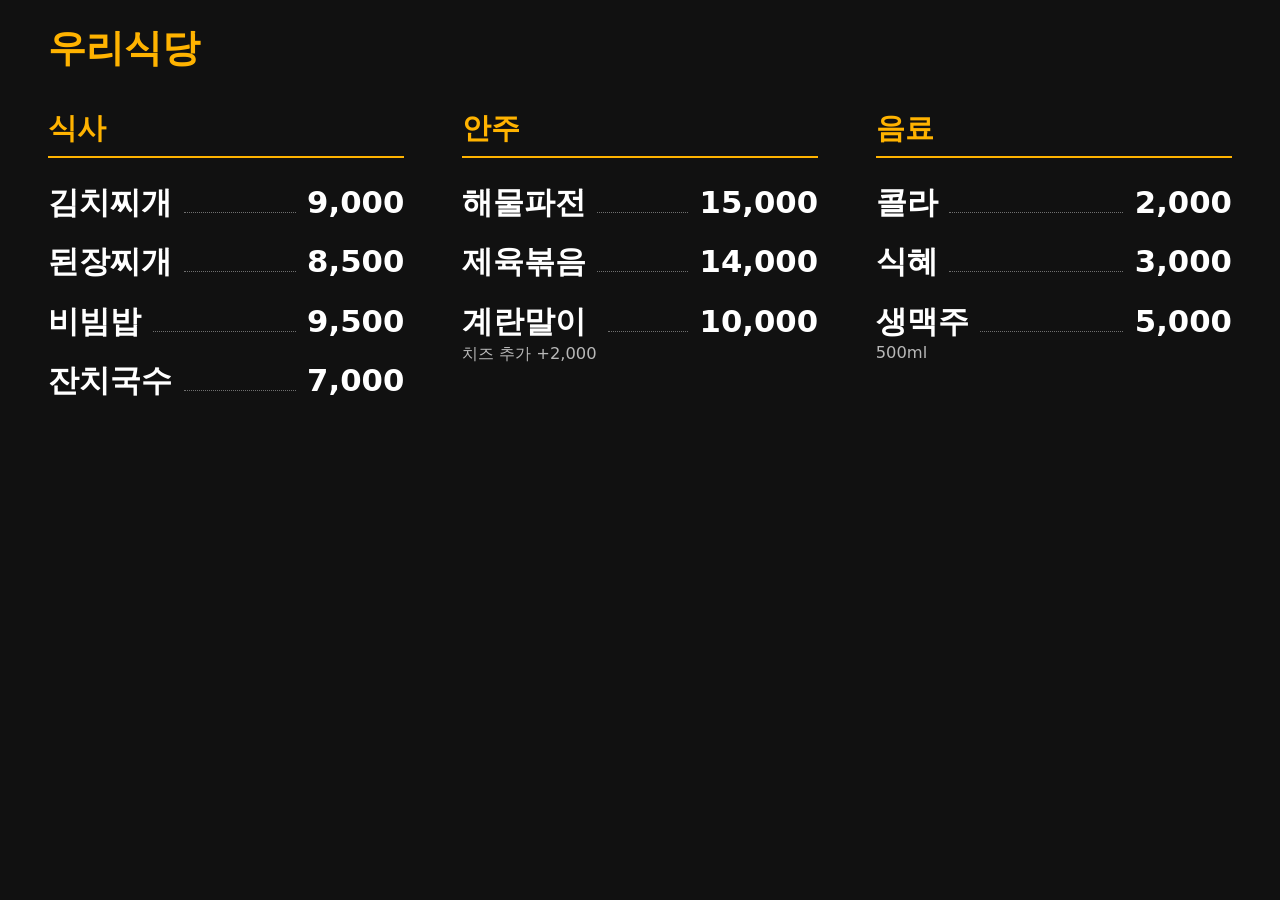
<file: digital-menu/index.html>
<!doctype html>
<html lang="ko">
<meta charset="utf-8">
<title>메뉴판</title>
<style>
/* 조절 손잡이: TV 크기·메뉴 개수에 맞춰 --scale 만 바꾸면 전체 글자 크기가 따라옵니다 */
:root{--scale:1.5vw;--bg:#111;--fg:#fff;--accent:#ffb300}
*{box-sizing:border-box;margin:0}
html{font-size:var(--scale)}
body{height:100vh;overflow:hidden;cursor:none;display:grid;grid-template-rows:auto 1fr;
  background:var(--bg);color:var(--fg);font-family:"Malgun Gothic",system-ui,sans-serif;font-weight:700}
h1{padding:1.2rem 2.5rem .8rem;font-size:2rem;color:var(--accent)}
main{display:grid;grid-auto-flow:column;grid-auto-columns:1fr;gap:3rem;padding:1rem 2.5rem 2rem}
h2{font-size:1.5rem;color:var(--accent);border-bottom:.15rem solid var(--accent);padding-bottom:.4rem;margin-bottom:.8rem}
li{display:flex;align-items:baseline;gap:.6rem;padding:.45rem 0;font-size:1.6rem}
ul{list-style:none;padding:0}
li i{flex:1;border-bottom:.1rem dotted #fff6}
small{display:block;font-size:.85rem;font-weight:400;opacity:.7}
</style>

<h1 id="store"></h1>
<main id="main"></main>

<script>
// ── 여기만 고치면 됩니다 (desc 는 생략 가능) ─────────────
const STORE = '우리식당';
const MENU = [
  {cat:'식사', name:'김치찌개', price: 9000},
  {cat:'식사', name:'된장찌개', price: 8500},
  {cat:'식사', name:'비빔밥',   price: 9500},
  {cat:'식사', name:'잔치국수', price: 7000},
  {cat:'안주', name:'해물파전', price:15000},
  {cat:'안주', name:'제육볶음', price:14000},
  {cat:'안주', name:'계란말이', price:10000, desc:'치즈 추가 +2,000'},
  {cat:'음료', name:'콜라',     price: 2000},
  {cat:'음료', name:'식혜',     price: 3000},
  {cat:'음료', name:'생맥주',   price: 5000, desc:'500ml'},
];
// ─────────────────────────────────────────────────────

// ponytail: 한 화면 고정, 스크롤·페이지 넘김 없음. 한 열에 약 9개를 넘기면 잘리니 --scale 을 줄이거나 화면을 나눌 것
document.getElementById('store').textContent = STORE;
document.getElementById('main').innerHTML = [...new Set(MENU.map(m => m.cat))].map(c =>
  `<section><h2>${c}</h2><ul>${MENU.filter(m => m.cat === c).map(m =>
    `<li><span>${m.name}${m.desc ? `<small>${m.desc}</small>` : ''}</span><i></i><span>${m.price.toLocaleString('ko-KR')}</span></li>`
  ).join('')}</ul></section>`).join('');
</script>
</html>
</file>
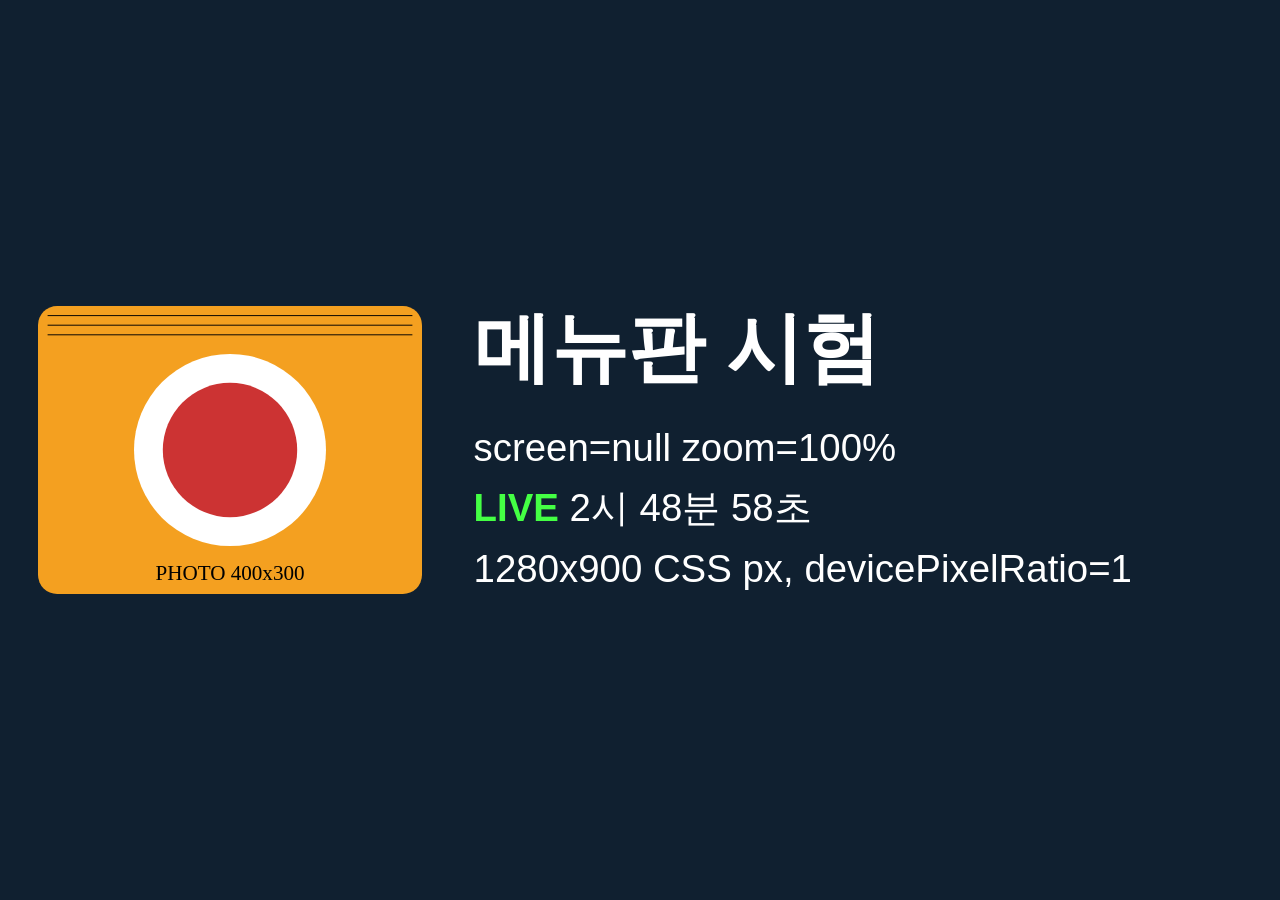
<file: digital-menu/board-app/testpage/index.html>
<!doctype html>
<html lang="ko">
<head>
<meta charset="utf-8">
<meta name="viewport" content="width=device-width, initial-scale=1">
<title>보드 앱 시험 페이지</title>
<style>
  html, body { margin: 0; height: 100%; background: #102030; color: #fff; font-family: sans-serif; }
  body { display: flex; align-items: center; gap: 4vw; padding: 3vw; box-sizing: border-box; }
  img { width: 30vw; height: auto; }
  h1 { font-size: calc(6vw * var(--zoom, 1)); margin: 0 0 2vw; }
  p { font-size: calc(3vw * var(--zoom, 1)); margin: 1vw 0; }
  #live { color: #4f4; font-weight: bold; }
</style>
</head>
<body>
<img src="photo.svg" alt="시험 이미지">
<div>
  <h1>메뉴판 시험</h1>
  <p id="params"></p>
  <p><span id="live">LIVE</span> <span id="clock"></span></p>
  <p id="info"></p>
</div>
<script>
  var q = new URLSearchParams(location.search);
  var zoom = parseInt(q.get('zoom') || '100', 10);
  document.documentElement.style.setProperty('--zoom', zoom / 100);
  document.getElementById('params').textContent = 'screen=' + q.get('screen') + '  zoom=' + zoom + '%';
  document.getElementById('info').textContent =
    innerWidth + 'x' + innerHeight + ' CSS px, devicePixelRatio=' + devicePixelRatio;
  function tick() { document.getElementById('clock').textContent = new Date().toLocaleTimeString('ko-KR', { hour12: false }); }
  tick(); setInterval(tick, 1000);
  addEventListener('load', function () { if (window.MenuBoardHost) MenuBoardHost.rendered(); });
</script>
</body>
</html>
</file>
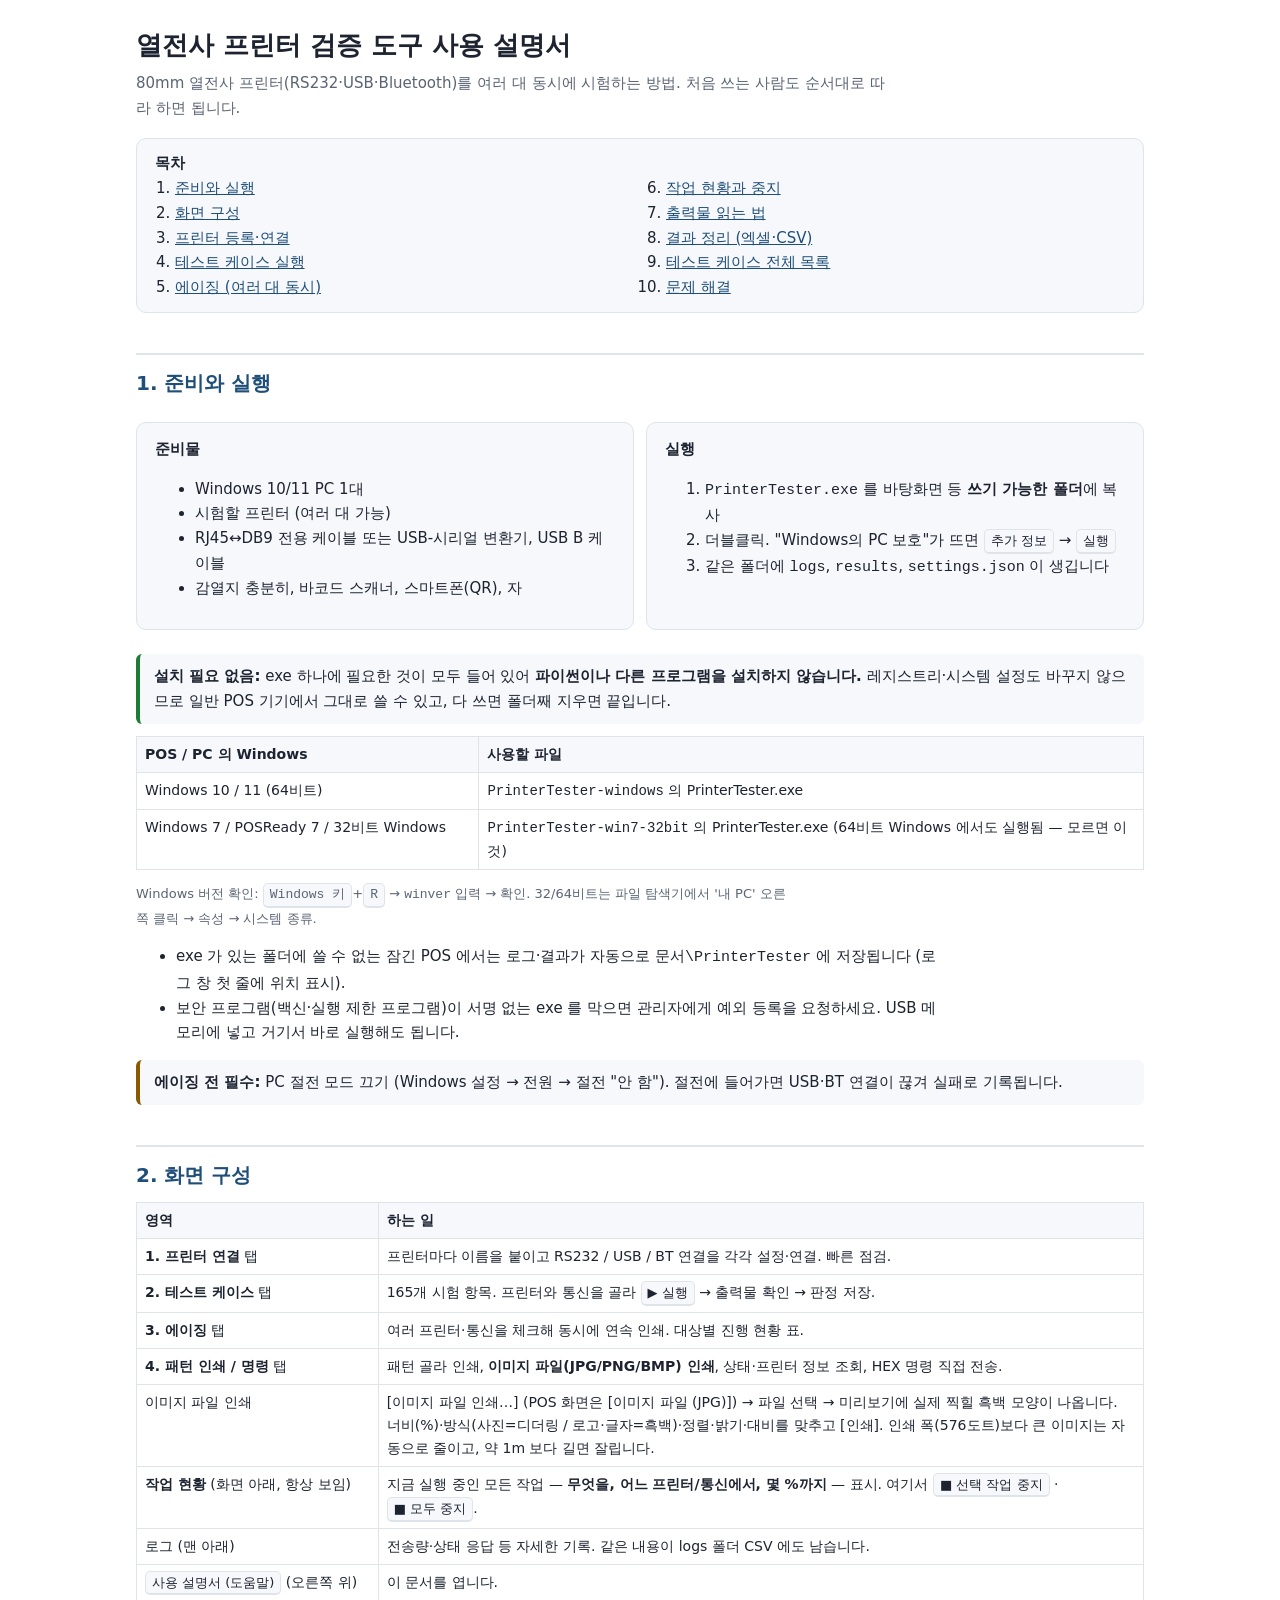
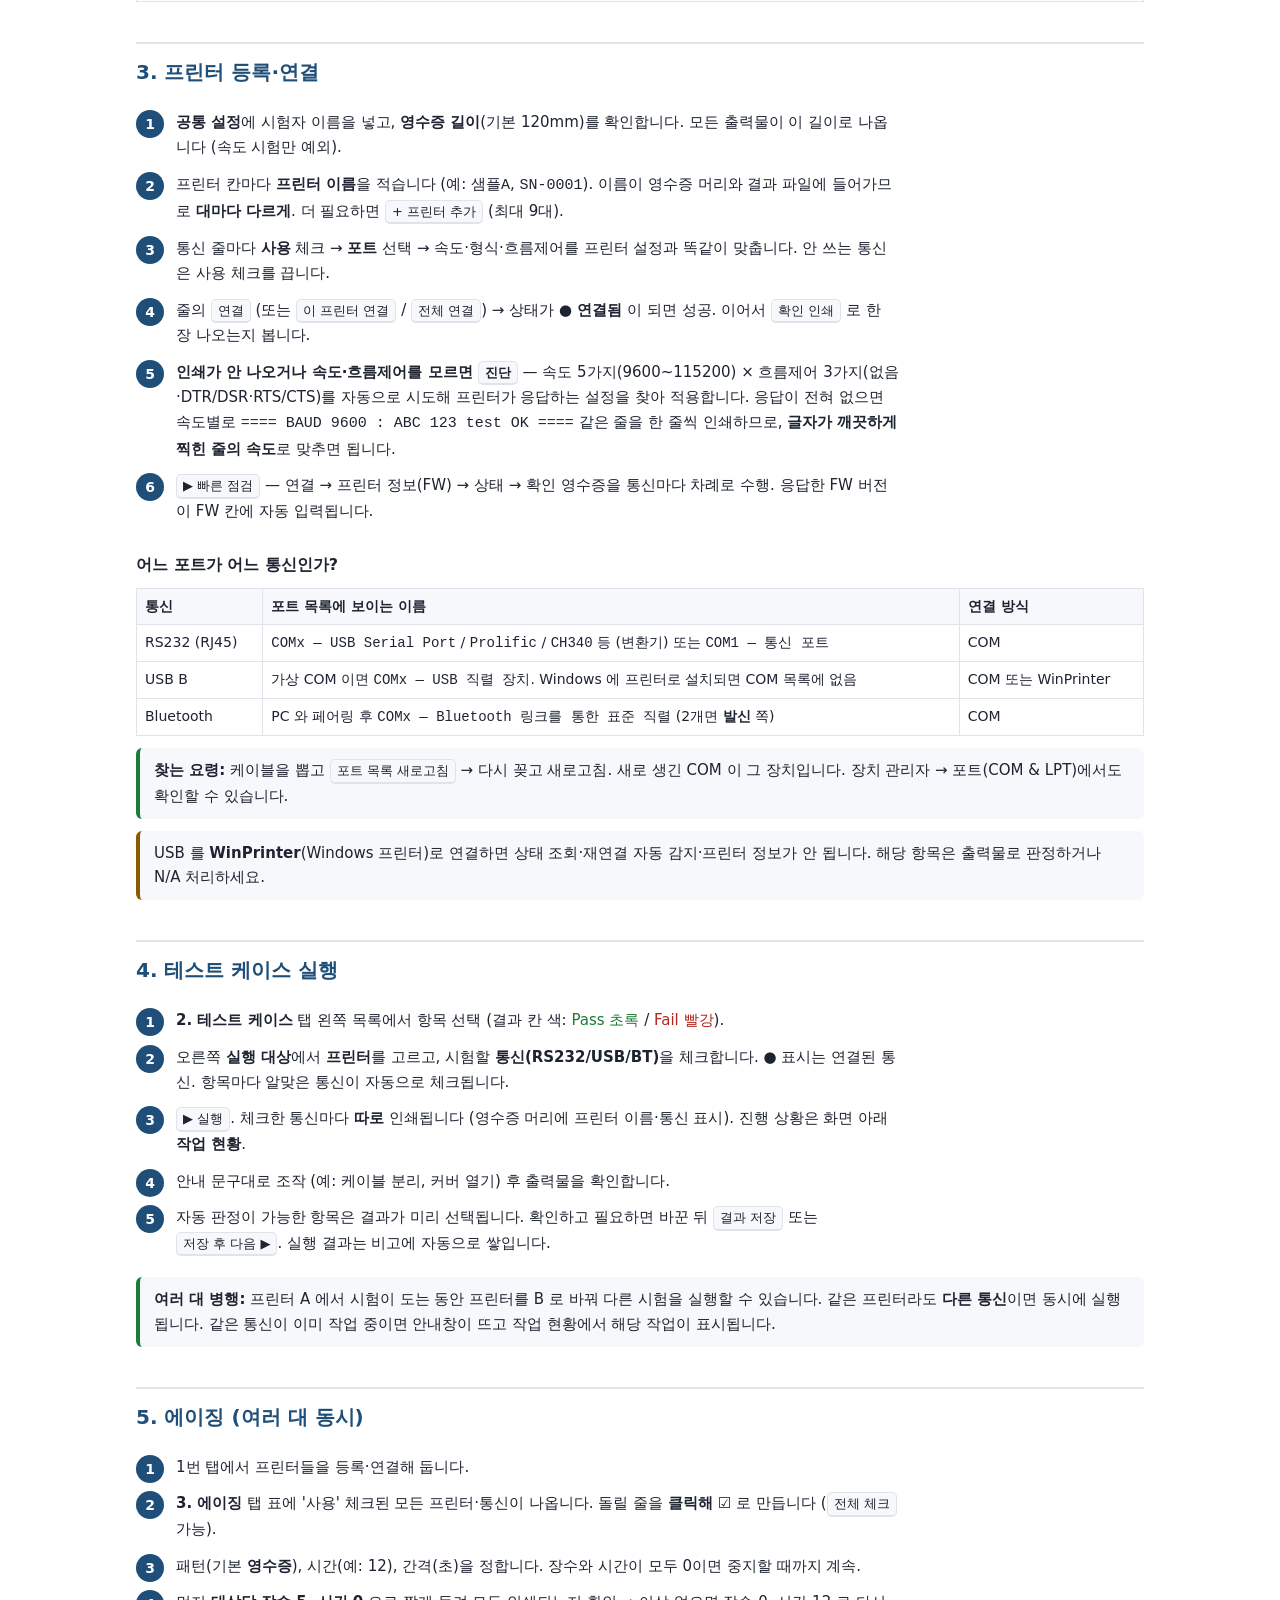
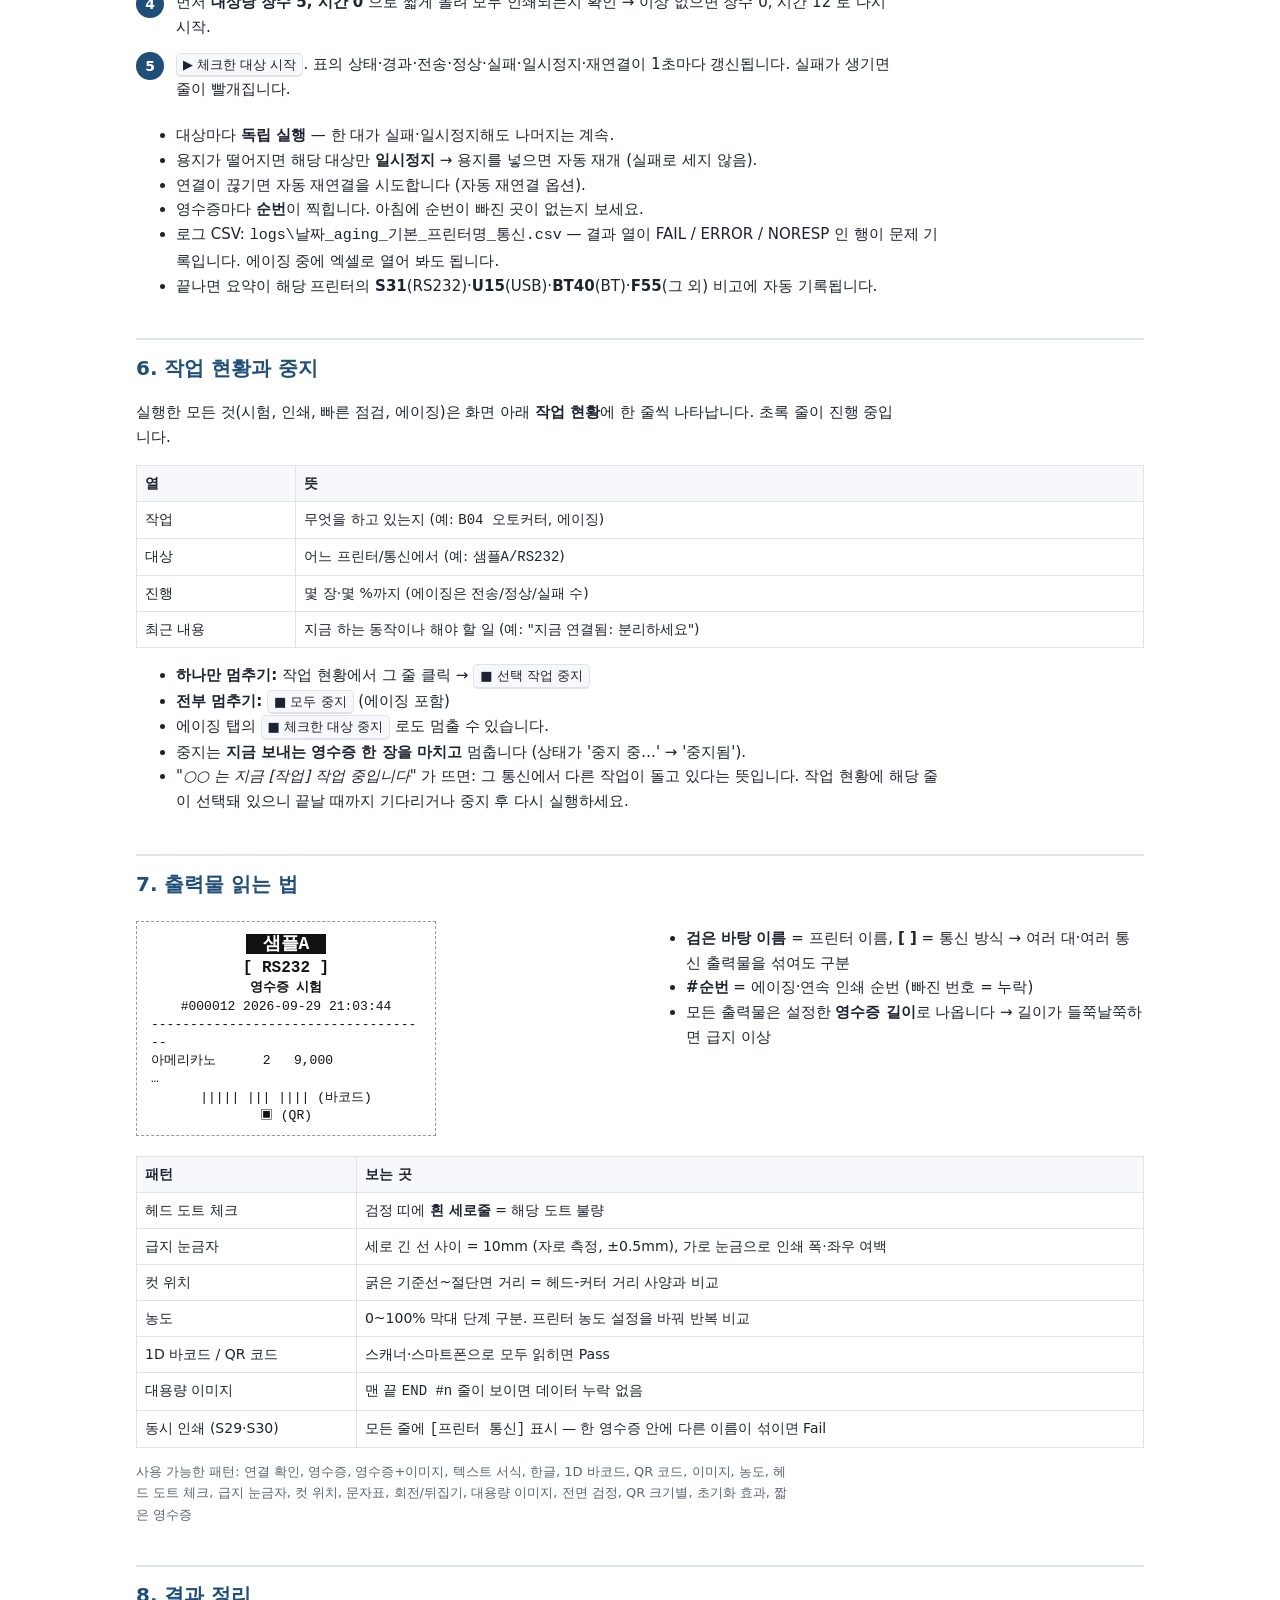
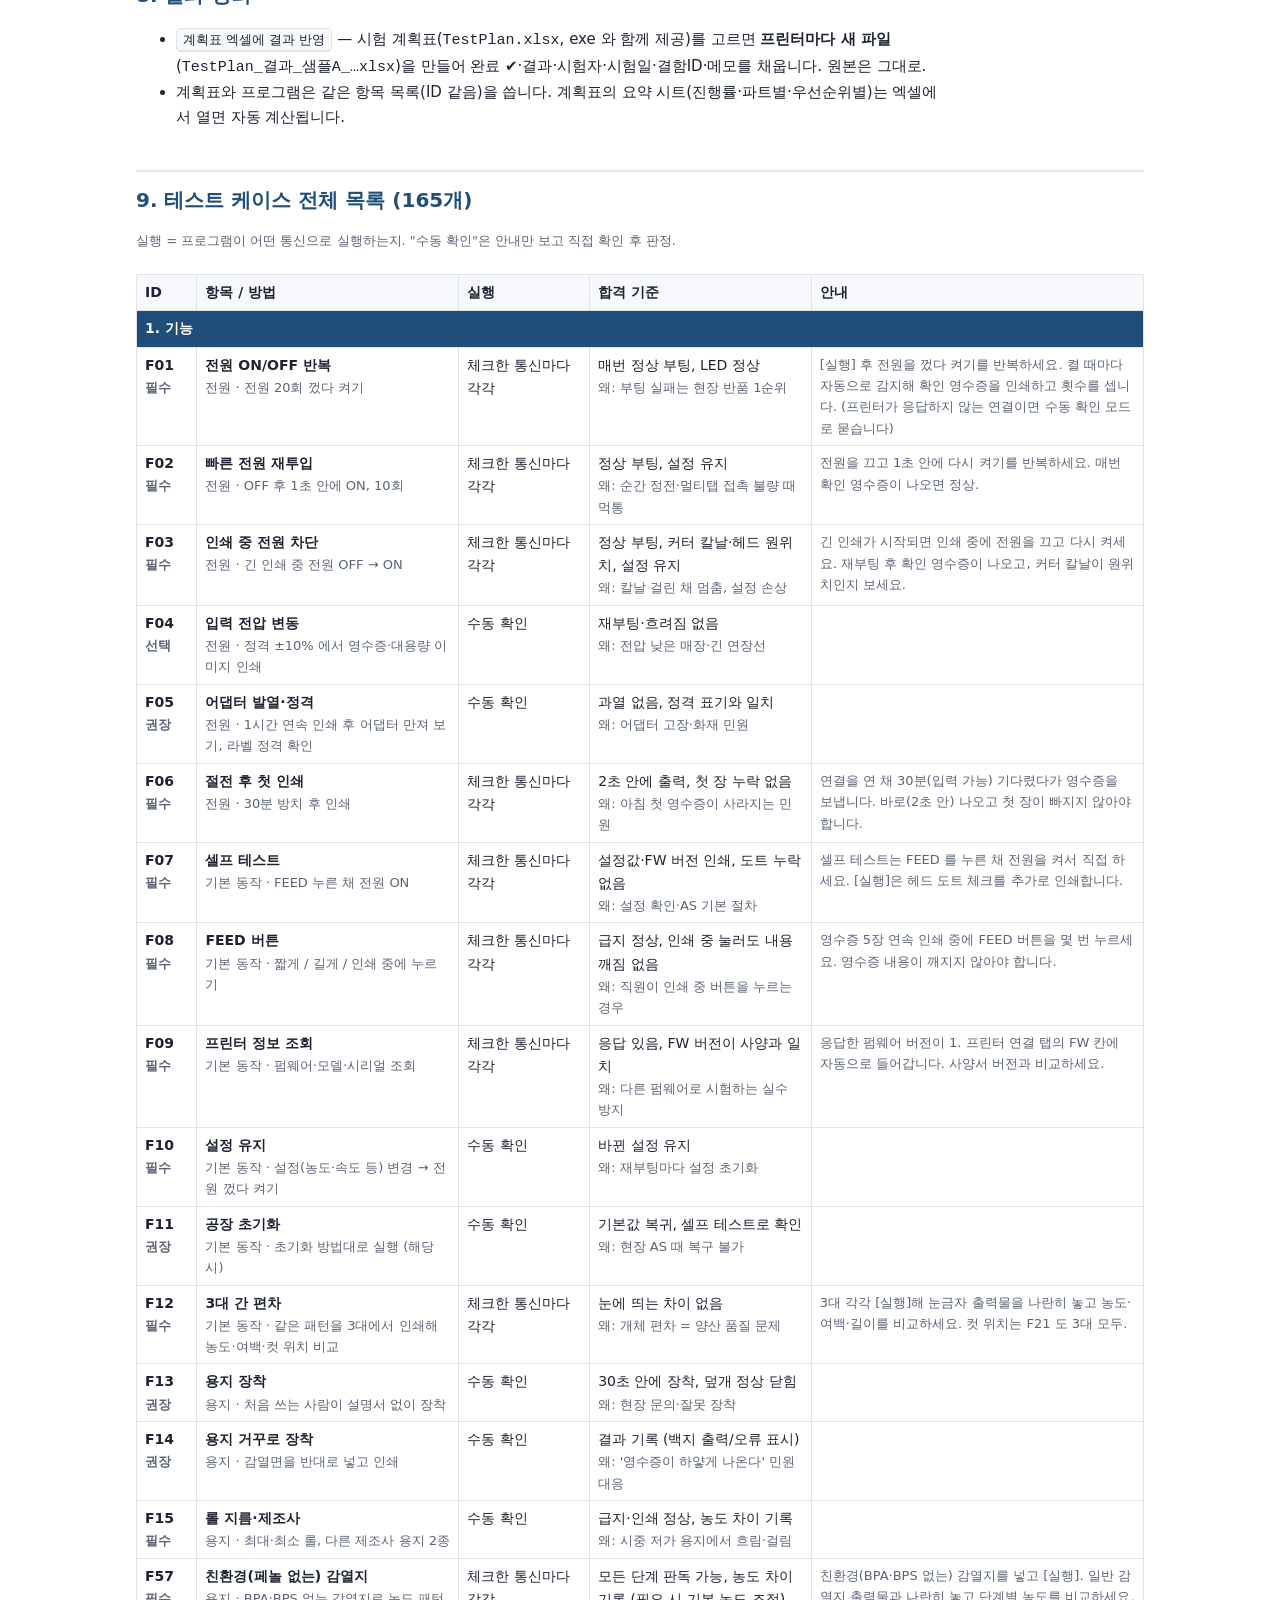
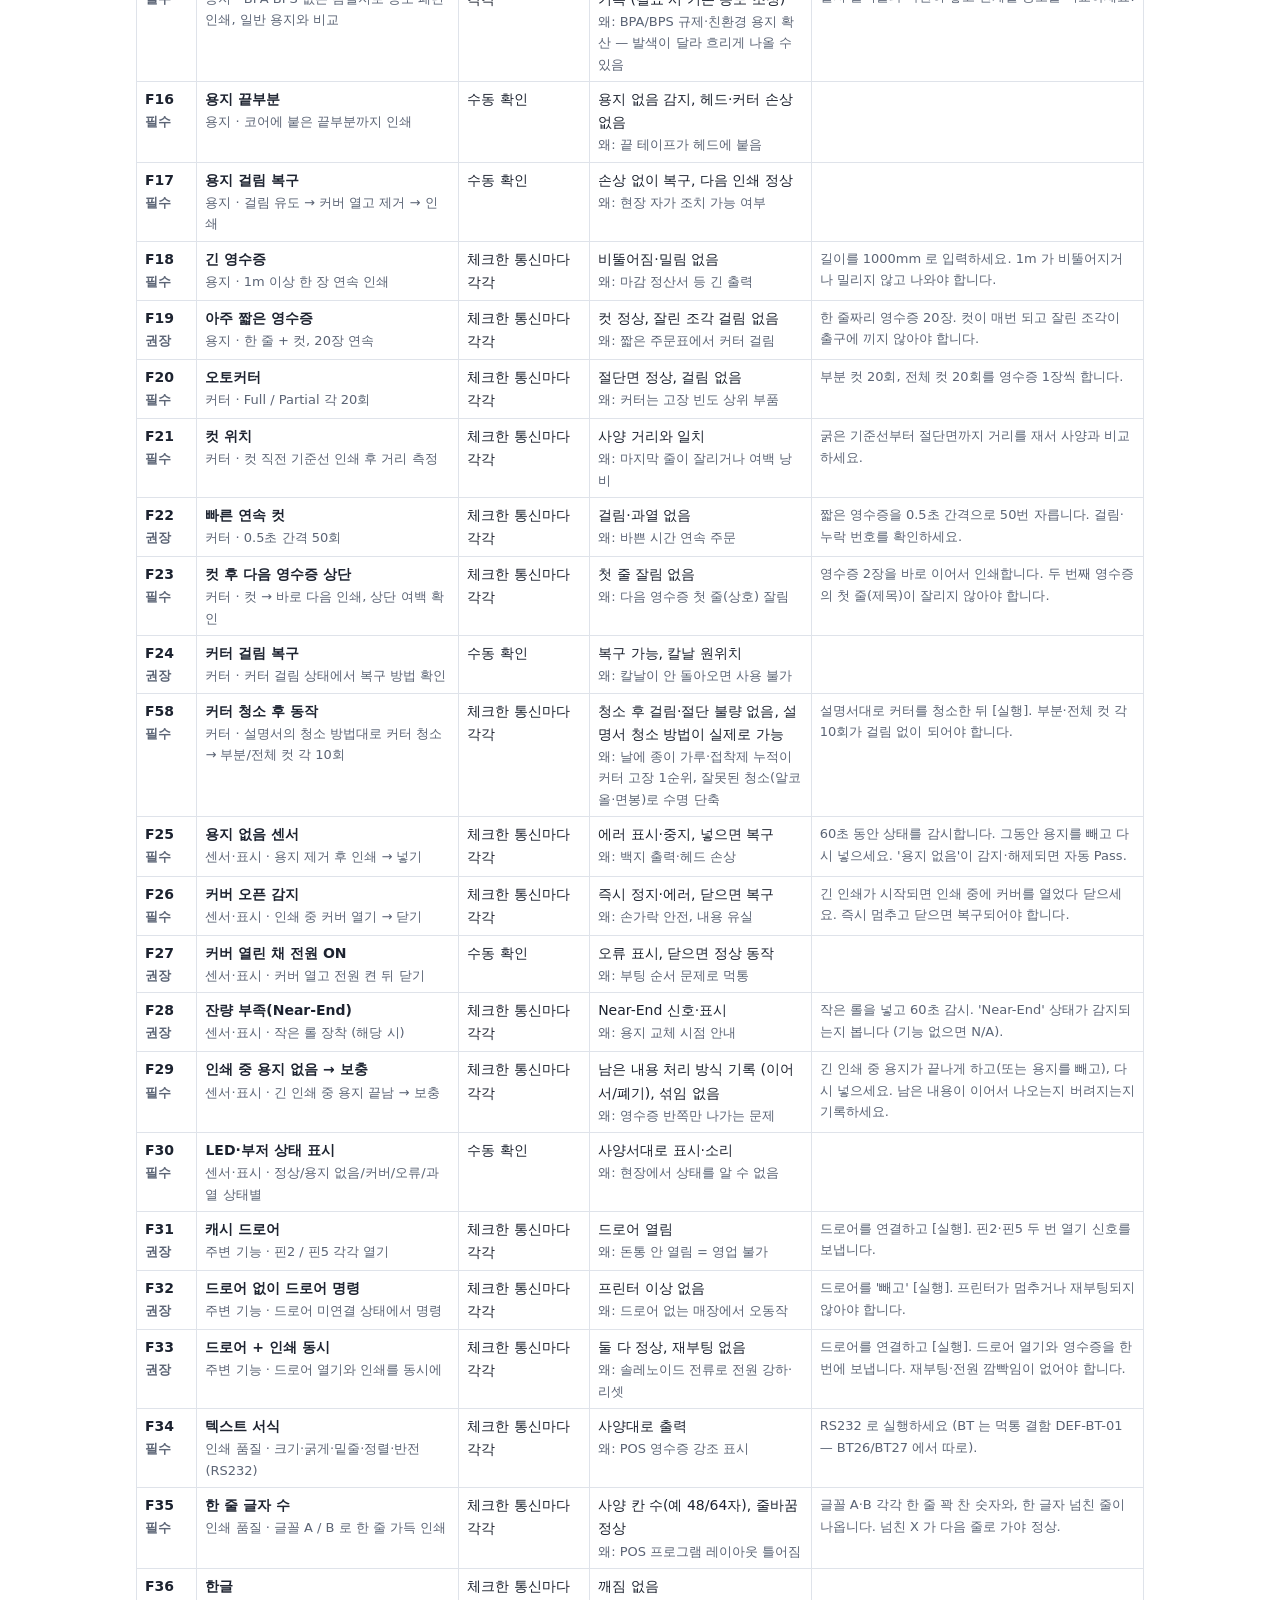
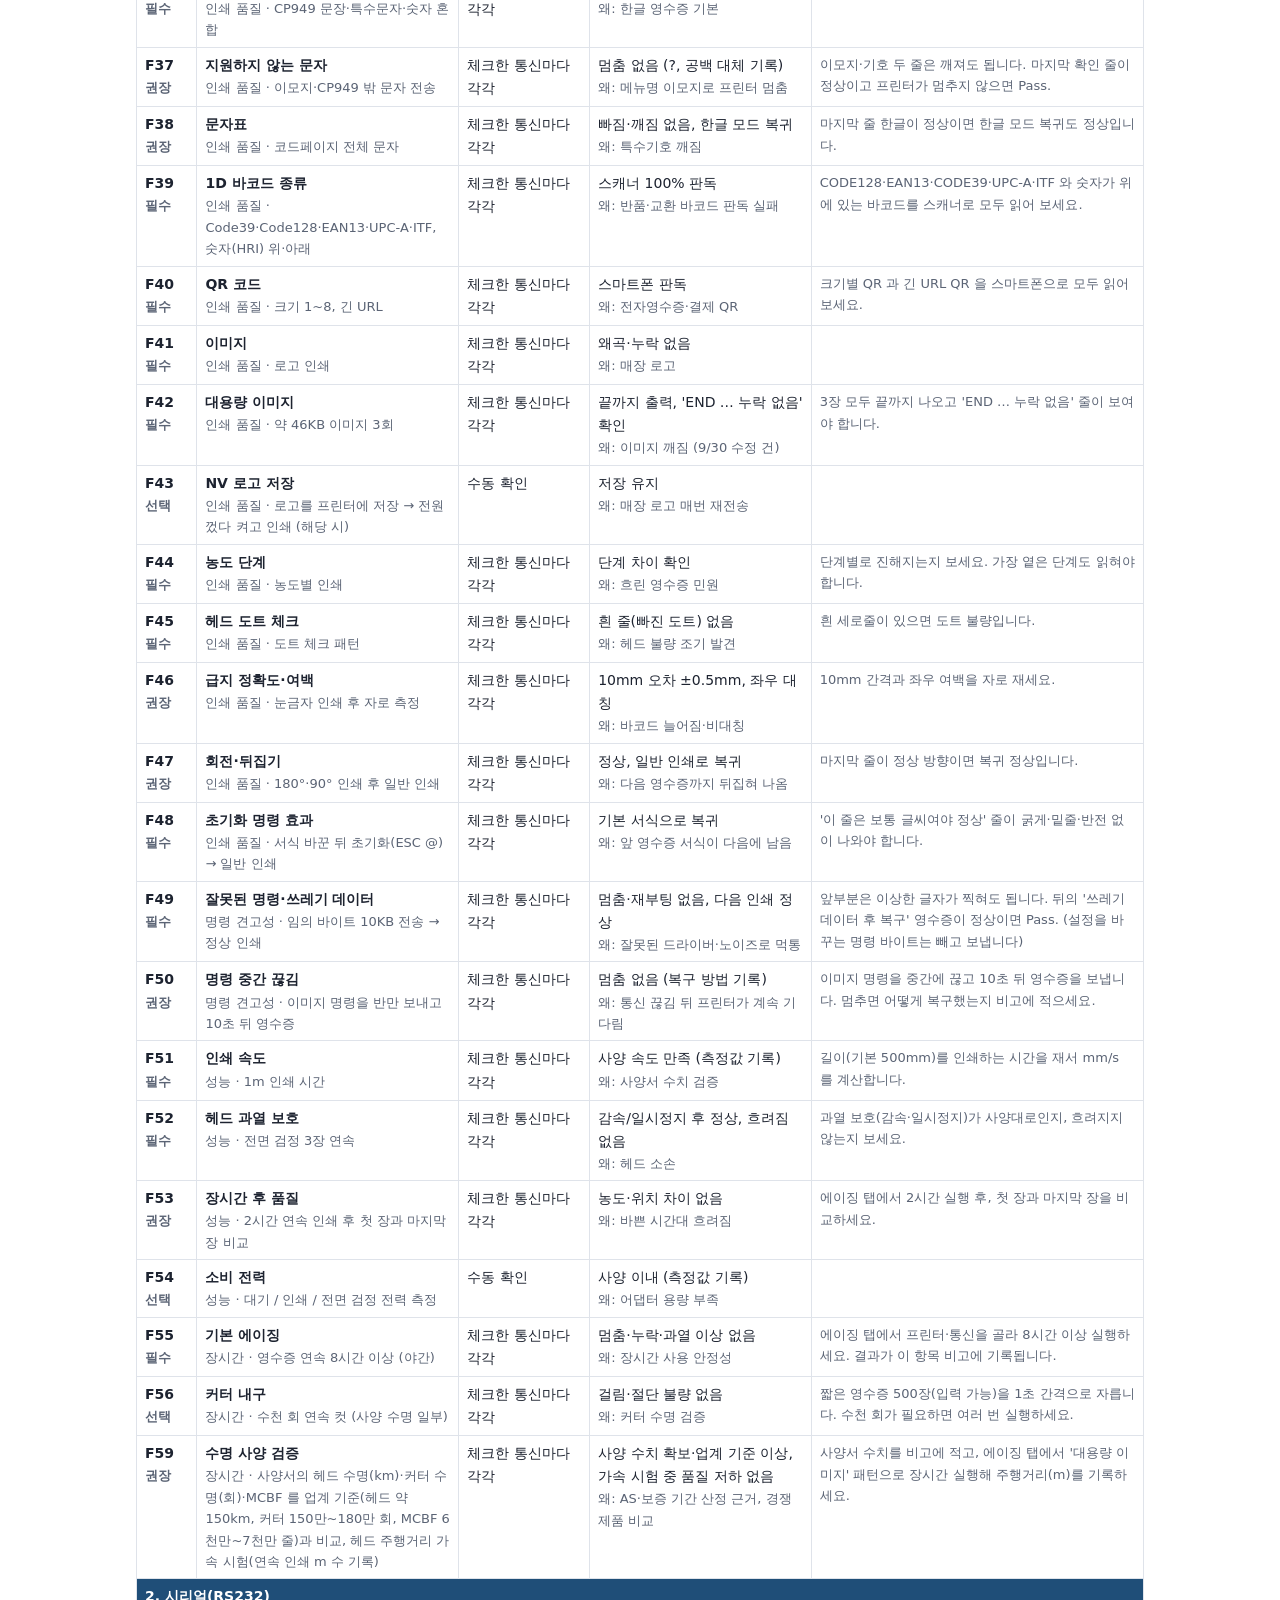
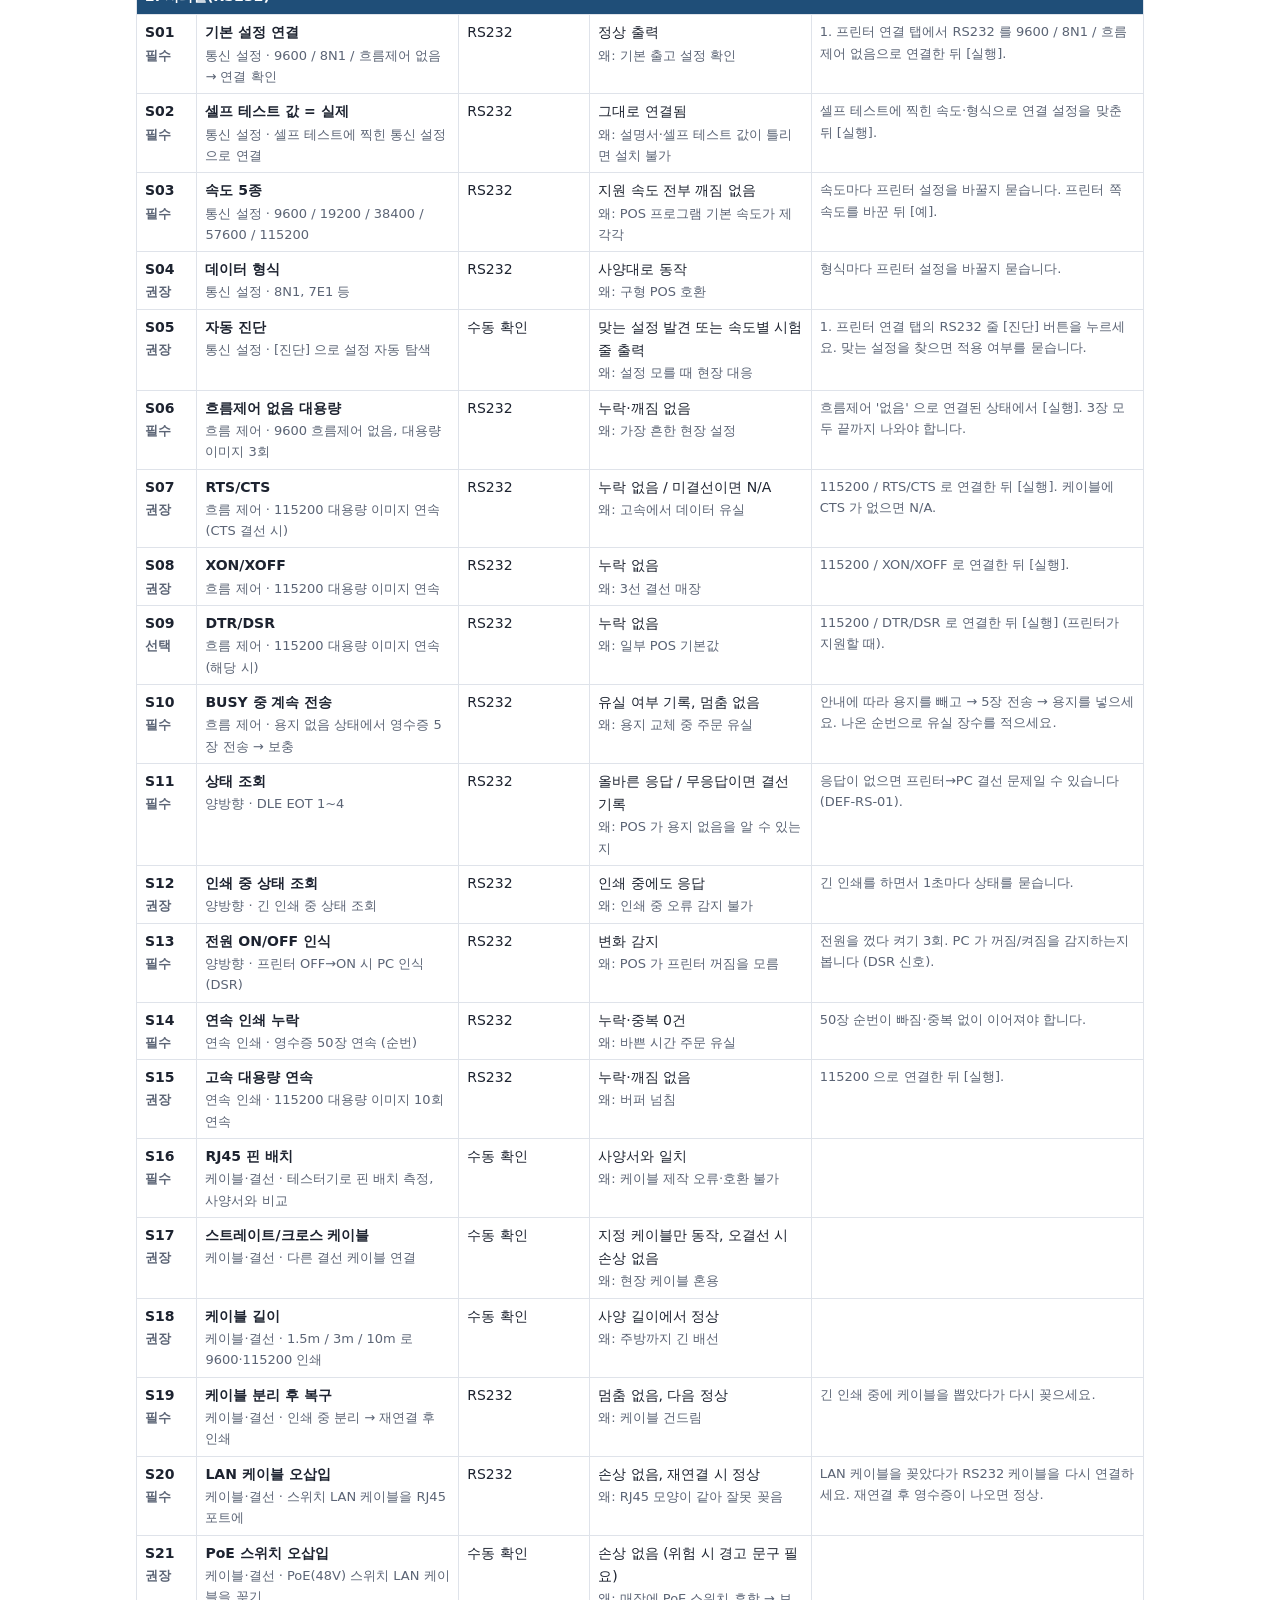
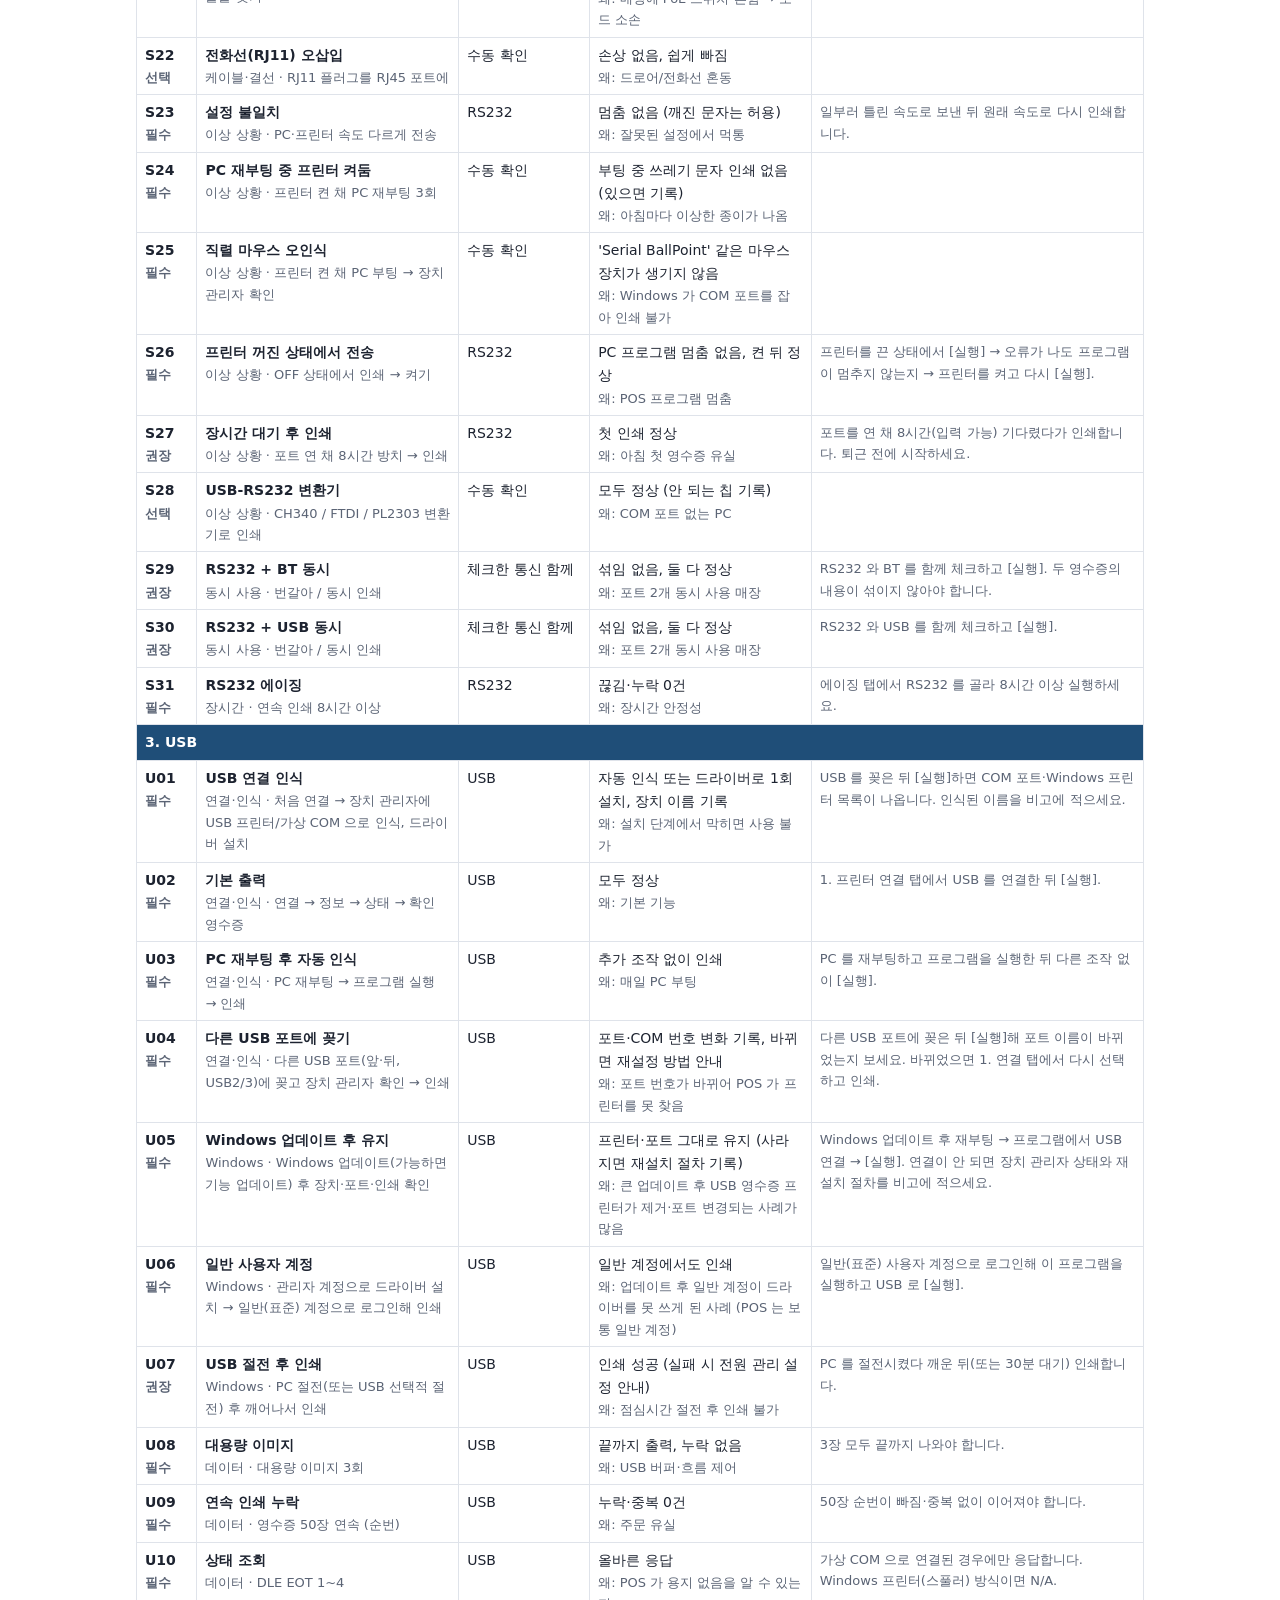
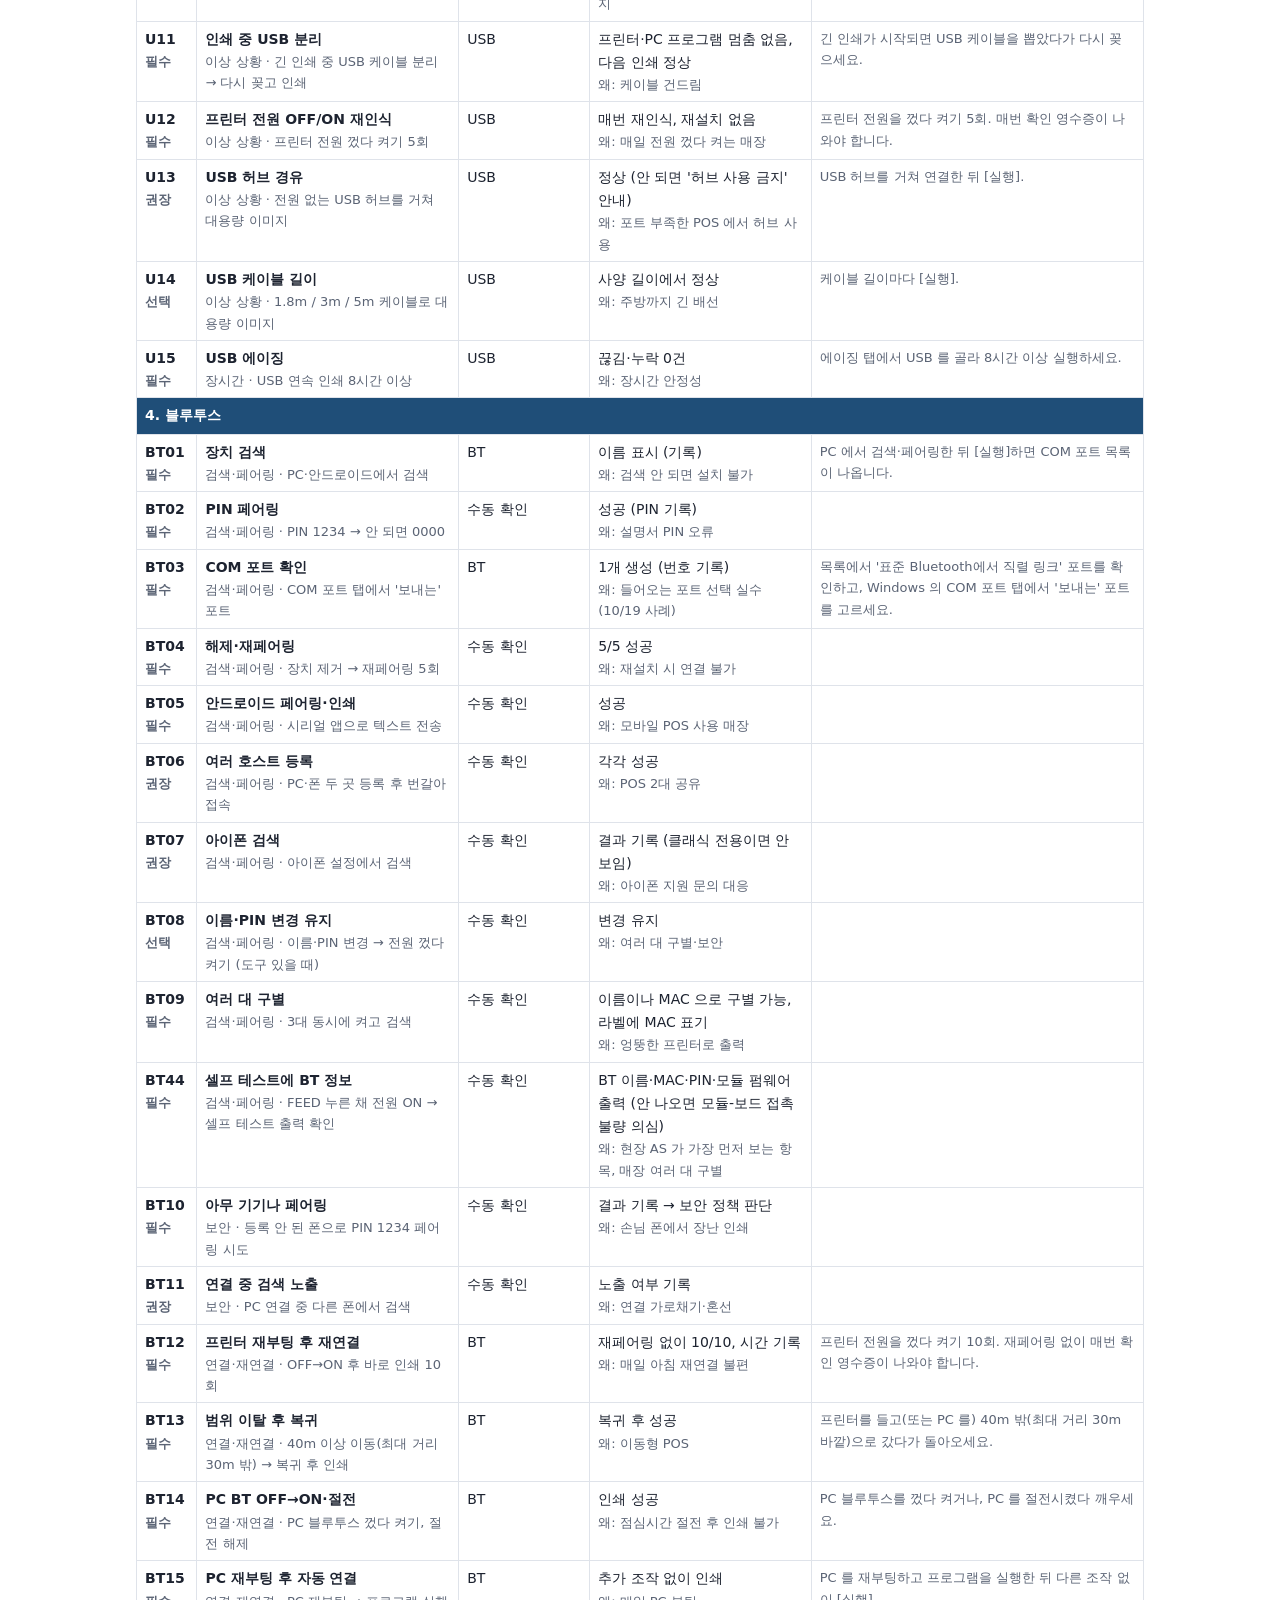
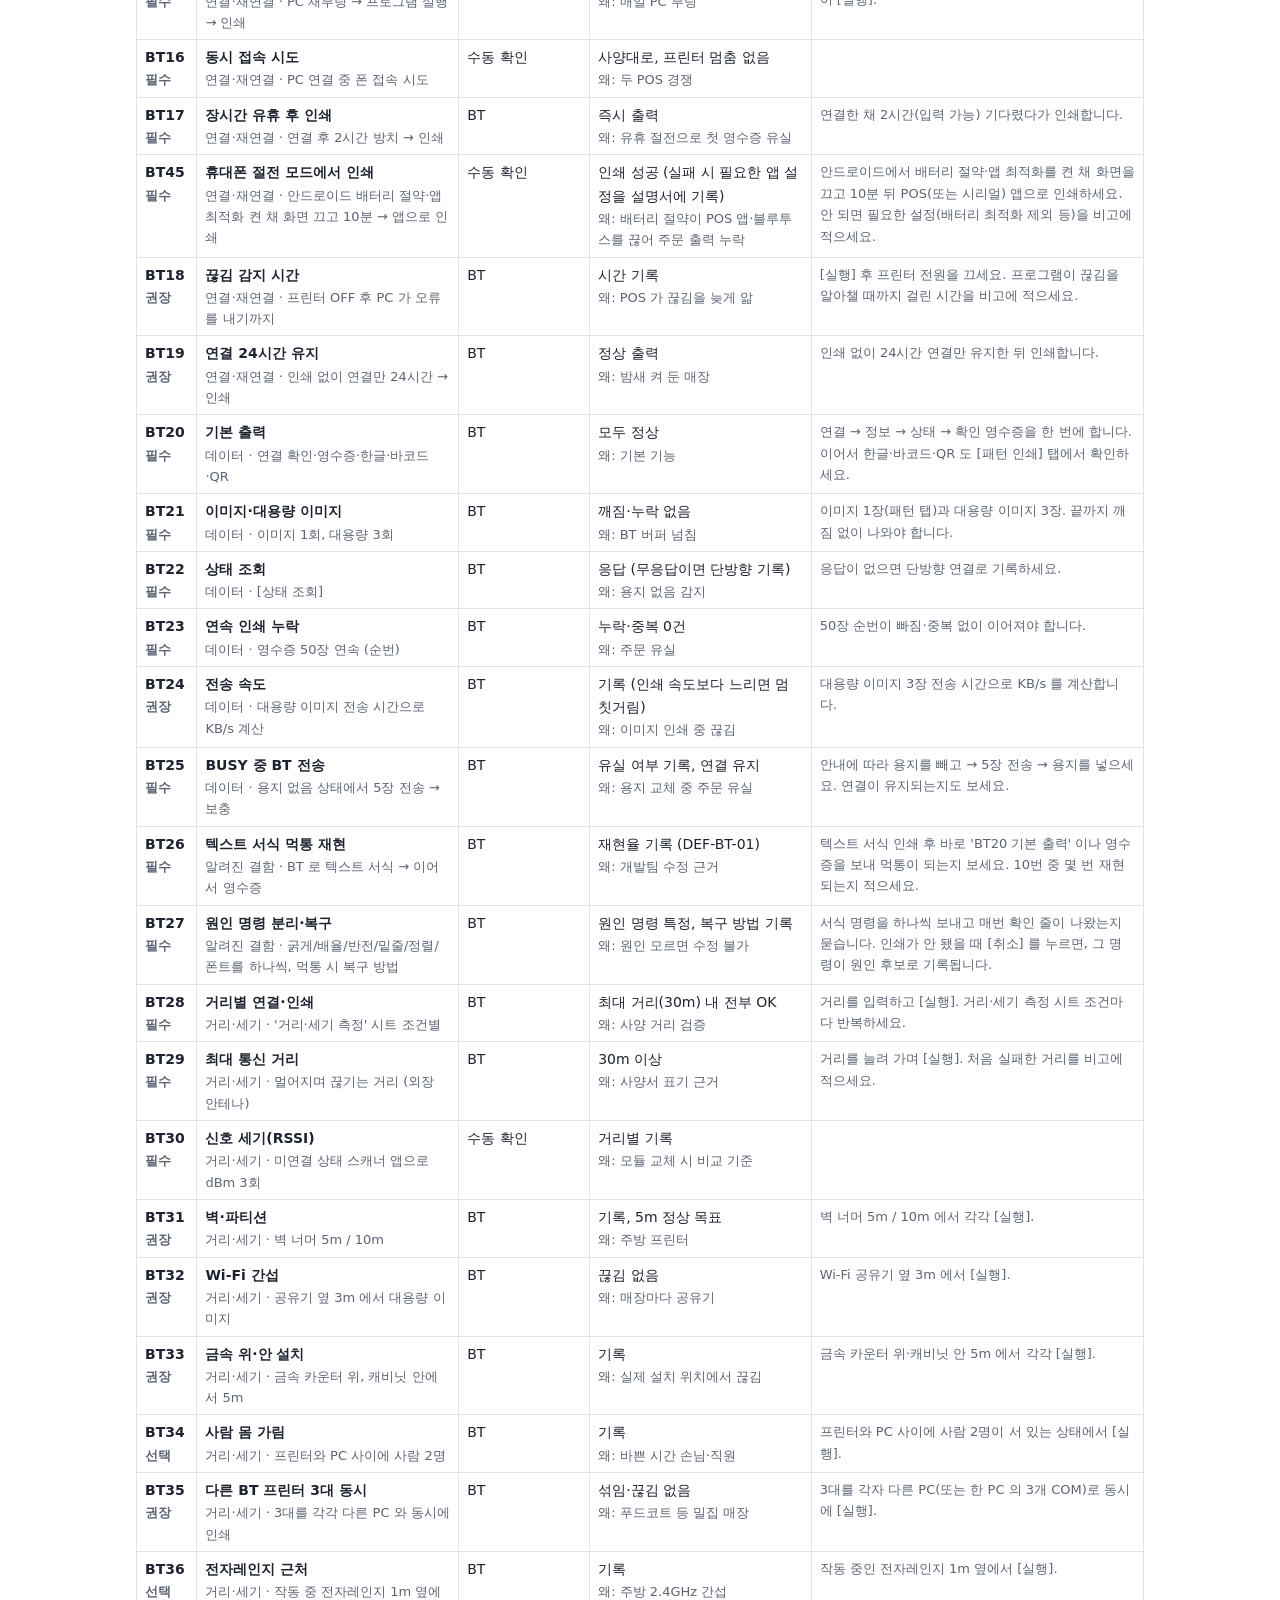
<file: printer_test_tool/manual.html>
<!doctype html>
<html lang="ko">
<head>
<meta charset="utf-8">
<meta name="viewport" content="width=device-width, initial-scale=1">
<title>열전사 프린터 검증 도구 사용 설명서</title>
<style>
:root{--bg:#fff;--fg:#1d2330;--muted:#5b6475;--line:#dfe3ea;--card:#f6f8fb;--acc:#1f4e78;--ok:#1e7b34;--bad:#b3261e;--warn:#8a5a00;--run:#e2efda}
@media (prefers-color-scheme:dark){:root{--bg:#14171c;--fg:#e6e9ef;--muted:#9aa3b2;--line:#2c323c;--card:#1b1f26;--acc:#8cb8e6;--ok:#7fd49a;--bad:#ff8a80;--warn:#ffcc80;--run:#23392a}}
*{box-sizing:border-box}
body{margin:0;background:var(--bg);color:var(--fg);font:15px/1.65 "Malgun Gothic","Apple SD Gothic Neo",system-ui,sans-serif}
.wrap{max-width:1040px;margin:0 auto;padding:24px 16px 80px}
h1{font-size:26px;margin:0 0 4px}
h2{font-size:20px;margin:40px 0 10px;padding-top:12px;border-top:2px solid var(--line);color:var(--acc)}
h3{font-size:16px;margin:22px 0 6px}
p,li{max-width:80ch}
.lead{color:var(--muted);margin:0 0 18px}
nav{background:var(--card);border:1px solid var(--line);border-radius:10px;padding:12px 18px;margin:18px 0}
nav ol{margin:0;padding-left:20px;columns:2;column-gap:32px}
a{color:var(--acc)}
.card{background:var(--card);border:1px solid var(--line);border-radius:10px;padding:14px 18px;margin:12px 0}
.note{border-left:4px solid var(--warn);background:var(--card);padding:10px 14px;border-radius:6px;margin:12px 0}
.tip{border-left:4px solid var(--ok);background:var(--card);padding:10px 14px;border-radius:6px;margin:12px 0}
ol.steps{counter-reset:s;list-style:none;padding-left:0}
ol.steps>li{counter-increment:s;position:relative;padding:6px 0 6px 40px}
ol.steps>li::before{content:counter(s);position:absolute;left:0;top:6px;width:28px;height:28px;border-radius:50%;background:var(--acc);color:var(--bg);text-align:center;line-height:28px;font-weight:700;font-size:14px}
kbd,.btn{display:inline-block;border:1px solid var(--line);border-bottom-width:2px;border-radius:5px;padding:0 6px;background:var(--card);font-size:13px;white-space:nowrap}
table{border-collapse:collapse;width:100%;margin:10px 0;font-size:14px}
th,td{border:1px solid var(--line);padding:6px 8px;vertical-align:top;text-align:left}
th{background:var(--card)}
tr.cat td{background:var(--acc);color:var(--bg);font-weight:700}
td.id{white-space:nowrap;font-weight:700}
.sub{color:var(--muted);font-size:13px}
.tbl-wrap{overflow-x:auto}
.receipt{font-family:Consolas,monospace;background:#fff;color:#111;border:1px dashed #999;width:300px;padding:10px 14px;margin:10px 0;line-height:1.4;font-size:13px}
.receipt .inv{background:#111;color:#fff;padding:0 6px;font-weight:700;font-size:18px}
.grid{display:grid;grid-template-columns:repeat(auto-fit,minmax(230px,1fr));gap:12px}
@media print{nav{display:none}h2{break-before:page}body{font-size:12px}}
</style>
</head>
<body><div class="wrap">
<h1>열전사 프린터 검증 도구 사용 설명서</h1>
<p class="lead">80mm 열전사 프린터(RS232·USB·Bluetooth)를 여러 대 동시에 시험하는 방법. 처음 쓰는 사람도 순서대로 따라 하면 됩니다.</p>

<nav><b>목차</b><ol>
<li><a href="#s1">준비와 실행</a></li><li><a href="#s2">화면 구성</a></li><li><a href="#s3">프린터 등록·연결</a></li>
<li><a href="#s4">테스트 케이스 실행</a></li><li><a href="#s5">에이징 (여러 대 동시)</a></li><li><a href="#s6">작업 현황과 중지</a></li>
<li><a href="#s7">출력물 읽는 법</a></li><li><a href="#s8">결과 정리 (엑셀·CSV)</a></li><li><a href="#s9">테스트 케이스 전체 목록</a></li>
<li><a href="#s10">문제 해결</a></li></ol></nav>

<h2 id="s1">1. 준비와 실행</h2>
<div class="grid">
<div class="card"><b>준비물</b><ul><li>Windows 10/11 PC 1대</li><li>시험할 프린터 (여러 대 가능)</li><li>RJ45↔DB9 전용 케이블 또는 USB-시리얼 변환기, USB B 케이블</li><li>감열지 충분히, 바코드 스캐너, 스마트폰(QR), 자</li></ul></div>
<div class="card"><b>실행</b><ol><li><code>PrinterTester.exe</code> 를 바탕화면 등 <b>쓰기 가능한 폴더</b>에 복사</li><li>더블클릭. "Windows의 PC 보호"가 뜨면 <span class="btn">추가 정보</span> → <span class="btn">실행</span></li><li>같은 폴더에 <code>logs</code>, <code>results</code>, <code>settings.json</code> 이 생깁니다</li></ol></div>
</div>
<div class="tip"><b>설치 필요 없음:</b> exe 하나에 필요한 것이 모두 들어 있어 <b>파이썬이나 다른 프로그램을 설치하지 않습니다.</b> 레지스트리·시스템 설정도 바꾸지 않으므로 일반 POS 기기에서 그대로 쓸 수 있고, 다 쓰면 폴더째 지우면 끝입니다.</div>
<table><tr><th style="width:34%">POS / PC 의 Windows</th><th>사용할 파일</th></tr>
<tr><td>Windows 10 / 11 (64비트)</td><td><code>PrinterTester-windows</code> 의 PrinterTester.exe</td></tr>
<tr><td>Windows 7 / POSReady 7 / 32비트 Windows</td><td><code>PrinterTester-win7-32bit</code> 의 PrinterTester.exe (64비트 Windows 에서도 실행됨 — 모르면 이것)</td></tr>
</table>
<p class="sub">Windows 버전 확인: <kbd>Windows 키</kbd>+<kbd>R</kbd> → <code>winver</code> 입력 → 확인. 32/64비트는 파일 탐색기에서 '내 PC' 오른쪽 클릭 → 속성 → 시스템 종류.</p>
<ul>
<li>exe 가 있는 폴더에 쓸 수 없는 잠긴 POS 에서는 로그·결과가 자동으로 <code>문서\PrinterTester</code> 에 저장됩니다 (로그 창 첫 줄에 위치 표시).</li>
<li>보안 프로그램(백신·실행 제한 프로그램)이 서명 없는 exe 를 막으면 관리자에게 예외 등록을 요청하세요. USB 메모리에 넣고 거기서 바로 실행해도 됩니다.</li>
</ul>
<div class="note"><b>에이징 전 필수:</b> PC 절전 모드 끄기 (Windows 설정 → 전원 → 절전 "안 함"). 절전에 들어가면 USB·BT 연결이 끊겨 실패로 기록됩니다.</div>

<h2 id="s2">2. 화면 구성</h2>
<table><tr><th style="width:24%">영역</th><th>하는 일</th></tr>
<tr><td><b>1. 프린터 연결</b> 탭</td><td>프린터마다 이름을 붙이고 RS232 / USB / BT 연결을 각각 설정·연결. 빠른 점검.</td></tr>
<tr><td><b>2. 테스트 케이스</b> 탭</td><td>165개 시험 항목. 프린터와 통신을 골라 <span class="btn">▶ 실행</span> → 출력물 확인 → 판정 저장.</td></tr>
<tr><td><b>3. 에이징</b> 탭</td><td>여러 프린터·통신을 체크해 동시에 연속 인쇄. 대상별 진행 현황 표.</td></tr>
<tr><td><b>4. 패턴 인쇄 / 명령</b> 탭</td><td>패턴 골라 인쇄, <b>이미지 파일(JPG/PNG/BMP) 인쇄</b>, 상태·프린터 정보 조회, HEX 명령 직접 전송.</td></tr>
<tr><td>이미지 파일 인쇄</td><td>[이미지 파일 인쇄…] (POS 화면은 [이미지 파일 (JPG)]) → 파일 선택 → 미리보기에 실제 찍힐 흑백 모양이 나옵니다. 너비(%)·방식(사진=디더링 / 로고·글자=흑백)·정렬·밝기·대비를 맞추고 [인쇄]. 인쇄 폭(576도트)보다 큰 이미지는 자동으로 줄이고, 약 1m 보다 길면 잘립니다.</td></tr>
<tr><td><b>작업 현황</b> (화면 아래, 항상 보임)</td><td>지금 실행 중인 모든 작업 — <b>무엇을, 어느 프린터/통신에서, 몇 %까지</b> — 표시. 여기서 <span class="btn">■ 선택 작업 중지</span> · <span class="btn">■ 모두 중지</span>.</td></tr>
<tr><td>로그 (맨 아래)</td><td>전송량·상태 응답 등 자세한 기록. 같은 내용이 logs 폴더 CSV 에도 남습니다.</td></tr>
<tr><td><span class="btn">사용 설명서 (도움말)</span> (오른쪽 위)</td><td>이 문서를 엽니다.</td></tr>
</table>

<h2 id="s3">3. 프린터 등록·연결</h2>
<ol class="steps">
<li><b>공통 설정</b>에 시험자 이름을 넣고, <b>영수증 길이</b>(기본 120mm)를 확인합니다. 모든 출력물이 이 길이로 나옵니다 (속도 시험만 예외).</li>
<li>프린터 칸마다 <b>프린터 이름</b>을 적습니다 (예: <code>샘플A</code>, <code>SN-0001</code>). 이름이 영수증 머리와 결과 파일에 들어가므로 <b>대마다 다르게</b>. 더 필요하면 <span class="btn">+ 프린터 추가</span> (최대 9대).</li>
<li>통신 줄마다 <b>사용</b> 체크 → <b>포트</b> 선택 → 속도·형식·흐름제어를 프린터 설정과 똑같이 맞춥니다. 안 쓰는 통신은 사용 체크를 끕니다.</li>
<li>줄의 <span class="btn">연결</span> (또는 <span class="btn">이 프린터 연결</span> / <span class="btn">전체 연결</span>) → 상태가 <b>● 연결됨</b> 이 되면 성공. 이어서 <span class="btn">확인 인쇄</span> 로 한 장 나오는지 봅니다.</li>
<li><b>인쇄가 안 나오거나 속도·흐름제어를 모르면 <span class="btn">진단</span></b> — 속도 5가지(9600~115200) × 흐름제어 3가지(없음·DTR/DSR·RTS/CTS)를 자동으로 시도해 프린터가 응답하는 설정을 찾아 적용합니다. 응답이 전혀 없으면 속도별로 <code>==== BAUD 9600 : ABC 123 test OK ====</code> 같은 줄을 한 줄씩 인쇄하므로, <b>글자가 깨끗하게 찍힌 줄의 속도</b>로 맞추면 됩니다.</li>
<li><span class="btn">▶ 빠른 점검</span> — 연결 → 프린터 정보(FW) → 상태 → 확인 영수증을 통신마다 차례로 수행. 응답한 FW 버전이 FW 칸에 자동 입력됩니다.</li>
</ol>
<h3>어느 포트가 어느 통신인가?</h3>
<table><tr><th>통신</th><th>포트 목록에 보이는 이름</th><th>연결 방식</th></tr>
<tr><td>RS232 (RJ45)</td><td><code>COMx — USB Serial Port</code> / <code>Prolific</code> / <code>CH340</code> 등 (변환기) 또는 <code>COM1 — 통신 포트</code></td><td>COM</td></tr>
<tr><td>USB B</td><td>가상 COM 이면 <code>COMx — USB 직렬 장치</code>. Windows 에 프린터로 설치되면 COM 목록에 없음</td><td>COM 또는 WinPrinter</td></tr>
<tr><td>Bluetooth</td><td>PC 와 페어링 후 <code>COMx — Bluetooth 링크를 통한 표준 직렬</code> (2개면 <b>발신</b> 쪽)</td><td>COM</td></tr>
</table>
<div class="tip"><b>찾는 요령:</b> 케이블을 뽑고 <span class="btn">포트 목록 새로고침</span> → 다시 꽂고 새로고침. 새로 생긴 COM 이 그 장치입니다. 장치 관리자 → 포트(COM &amp; LPT)에서도 확인할 수 있습니다.</div>
<div class="note">USB 를 <b>WinPrinter</b>(Windows 프린터)로 연결하면 상태 조회·재연결 자동 감지·프린터 정보가 안 됩니다. 해당 항목은 출력물로 판정하거나 N/A 처리하세요.</div>

<h2 id="s4">4. 테스트 케이스 실행</h2>
<ol class="steps">
<li><b>2. 테스트 케이스</b> 탭 왼쪽 목록에서 항목 선택 (결과 칸 색: <span style="color:var(--ok)">Pass 초록</span> / <span style="color:var(--bad)">Fail 빨강</span>).</li>
<li>오른쪽 <b>실행 대상</b>에서 <b>프린터</b>를 고르고, 시험할 <b>통신(RS232/USB/BT)</b>을 체크합니다. <b>●</b> 표시는 연결된 통신. 항목마다 알맞은 통신이 자동으로 체크됩니다.</li>
<li><span class="btn">▶ 실행</span>. 체크한 통신마다 <b>따로</b> 인쇄됩니다 (영수증 머리에 프린터 이름·통신 표시). 진행 상황은 화면 아래 <b>작업 현황</b>.</li>
<li>안내 문구대로 조작 (예: 케이블 분리, 커버 열기) 후 출력물을 확인합니다.</li>
<li>자동 판정이 가능한 항목은 결과가 미리 선택됩니다. 확인하고 필요하면 바꾼 뒤 <span class="btn">결과 저장</span> 또는 <span class="btn">저장 후 다음 ▶</span>. 실행 결과는 비고에 자동으로 쌓입니다.</li>
</ol>
<div class="tip"><b>여러 대 병행:</b> 프린터 A 에서 시험이 도는 동안 프린터를 B 로 바꿔 다른 시험을 실행할 수 있습니다. 같은 프린터라도 <b>다른 통신</b>이면 동시에 실행됩니다. 같은 통신이 이미 작업 중이면 안내창이 뜨고 작업 현황에서 해당 작업이 표시됩니다.</div>

<h2 id="s5">5. 에이징 (여러 대 동시)</h2>
<ol class="steps">
<li>1번 탭에서 프린터들을 등록·연결해 둡니다.</li>
<li><b>3. 에이징</b> 탭 표에 '사용' 체크된 모든 프린터·통신이 나옵니다. 돌릴 줄을 <b>클릭해 ☑</b> 로 만듭니다 (<span class="btn">전체 체크</span> 가능).</li>
<li>패턴(기본 <b>영수증</b>), 시간(예: 12), 간격(초)을 정합니다. 장수와 시간이 모두 0이면 중지할 때까지 계속.</li>
<li>먼저 <b>대상당 장수 5, 시간 0</b> 으로 짧게 돌려 모두 인쇄되는지 확인 → 이상 없으면 장수 0, 시간 12 로 다시 시작.</li>
<li><span class="btn">▶ 체크한 대상 시작</span>. 표의 상태·경과·전송·정상·실패·일시정지·재연결이 1초마다 갱신됩니다. 실패가 생기면 줄이 빨개집니다.</li>
</ol>
<ul>
<li>대상마다 <b>독립 실행</b> — 한 대가 실패·일시정지해도 나머지는 계속.</li>
<li>용지가 떨어지면 해당 대상만 <b>일시정지</b> → 용지를 넣으면 자동 재개 (실패로 세지 않음).</li>
<li>연결이 끊기면 자동 재연결을 시도합니다 (자동 재연결 옵션).</li>
<li>영수증마다 <b>순번</b>이 찍힙니다. 아침에 순번이 빠진 곳이 없는지 보세요.</li>
<li>로그 CSV: <code>logs\날짜_aging_기본_프린터명_통신.csv</code> — 결과 열이 FAIL / ERROR / NORESP 인 행이 문제 기록입니다. 에이징 중에 엑셀로 열어 봐도 됩니다.</li>
<li>끝나면 요약이 해당 프린터의 <b>S31</b>(RS232)·<b>U15</b>(USB)·<b>BT40</b>(BT)·<b>F55</b>(그 외) 비고에 자동 기록됩니다.</li>
</ul>

<h2 id="s6">6. 작업 현황과 중지</h2>
<p>실행한 모든 것(시험, 인쇄, 빠른 점검, 에이징)은 화면 아래 <b>작업 현황</b>에 한 줄씩 나타납니다. 초록 줄이 진행 중입니다.</p>
<table><tr><th>열</th><th>뜻</th></tr>
<tr><td>작업</td><td>무엇을 하고 있는지 (예: <code>B04 오토커터</code>, <code>에이징</code>)</td></tr>
<tr><td>대상</td><td>어느 프린터/통신에서 (예: <code>샘플A/RS232</code>)</td></tr>
<tr><td>진행</td><td>몇 장·몇 %까지 (에이징은 전송/정상/실패 수)</td></tr>
<tr><td>최근 내용</td><td>지금 하는 동작이나 해야 할 일 (예: "지금 연결됨: 분리하세요")</td></tr>
</table>
<ul>
<li><b>하나만 멈추기:</b> 작업 현황에서 그 줄 클릭 → <span class="btn">■ 선택 작업 중지</span></li>
<li><b>전부 멈추기:</b> <span class="btn">■ 모두 중지</span> (에이징 포함)</li>
<li>에이징 탭의 <span class="btn">■ 체크한 대상 중지</span> 로도 멈출 수 있습니다.</li>
<li>중지는 <b>지금 보내는 영수증 한 장을 마치고</b> 멈춥니다 (상태가 '중지 중…' → '중지됨').</li>
<li>"<i>○○ 는 지금 [작업] 작업 중입니다</i>" 가 뜨면: 그 통신에서 다른 작업이 돌고 있다는 뜻입니다. 작업 현황에 해당 줄이 선택돼 있으니 끝날 때까지 기다리거나 중지 후 다시 실행하세요.</li>
</ul>

<h2 id="s7">7. 출력물 읽는 법</h2>
<div class="grid">
<div><div class="receipt"><div style="text-align:center"><span class="inv">&nbsp;샘플A&nbsp;</span><br><b style="font-size:16px">[ RS232 ]</b><br><b>영수증 시험</b><br>#000012 2026-09-29 21:03:44</div>------------------------------------<br>아메리카노 &nbsp;&nbsp;&nbsp;&nbsp; 2 &nbsp; 9,000<br>…<br><div style="text-align:center">||||| ||| |||| (바코드)<br>▣ (QR)</div></div></div>
<div><ul>
<li><b>검은 바탕 이름</b> = 프린터 이름, <b>[ ]</b> = 통신 방식 → 여러 대·여러 통신 출력물을 섞여도 구분</li>
<li><b>#순번</b> = 에이징·연속 인쇄 순번 (빠진 번호 = 누락)</li>
<li>모든 출력물은 설정한 <b>영수증 길이</b>로 나옵니다 → 길이가 들쭉날쭉하면 급지 이상</li>
</ul></div></div>
<table><tr><th>패턴</th><th>보는 곳</th></tr>
<tr><td>헤드 도트 체크</td><td>검정 띠에 <b>흰 세로줄</b> = 해당 도트 불량</td></tr>
<tr><td>급지 눈금자</td><td>세로 긴 선 사이 = 10mm (자로 측정, ±0.5mm), 가로 눈금으로 인쇄 폭·좌우 여백</td></tr>
<tr><td>컷 위치</td><td>굵은 기준선~절단면 거리 = 헤드-커터 거리 사양과 비교</td></tr>
<tr><td>농도</td><td>0~100% 막대 단계 구분. 프린터 농도 설정을 바꿔 반복 비교</td></tr>
<tr><td>1D 바코드 / QR 코드</td><td>스캐너·스마트폰으로 모두 읽히면 Pass</td></tr>
<tr><td>대용량 이미지</td><td>맨 끝 <code>END #n</code> 줄이 보이면 데이터 누락 없음</td></tr>
<tr><td>동시 인쇄 (S29·S30)</td><td>모든 줄에 <code>[프린터 통신]</code> 표시 — 한 영수증 안에 다른 이름이 섞이면 Fail</td></tr>
</table>
<p class="sub">사용 가능한 패턴: 연결 확인, 영수증, 영수증+이미지, 텍스트 서식, 한글, 1D 바코드, QR 코드, 이미지, 농도, 헤드 도트 체크, 급지 눈금자, 컷 위치, 문자표, 회전/뒤집기, 대용량 이미지, 전면 검정, QR 크기별, 초기화 효과, 짧은 영수증</p>

<h2 id="s8">8. 결과 정리</h2>
<ul>
<li><span class="btn">계획표 엑셀에 결과 반영</span> — 시험 계획표(<code>TestPlan.xlsx</code>, exe 와 함께 제공)를 고르면 <b>프린터마다 새 파일</b>(<code>TestPlan_결과_샘플A_…xlsx</code>)을 만들어 완료 ✔·결과·시험자·시험일·결함ID·메모를 채웁니다. 원본은 그대로.</li>
<li>계획표와 프로그램은 같은 항목 목록(ID 같음)을 씁니다. 계획표의 요약 시트(진행률·파트별·우선순위별)는 엑셀에서 열면 자동 계산됩니다.</li>
</ul>

<h2 id="s9">9. 테스트 케이스 전체 목록 (165개)</h2>
<p class="sub">실행 = 프로그램이 어떤 통신으로 실행하는지. "수동 확인"은 안내만 보고 직접 확인 후 판정.</p>
<div class="tbl-wrap"><table>
<tr><th style="width:6%">ID</th><th style="width:26%">항목 / 방법</th><th style="width:13%">실행</th><th style="width:22%">합격 기준</th><th>안내</th></tr>
<tr class="cat"><td colspan="5">1. 기능</td></tr>
<tr><td class="id">F01<div class="sub">필수</div></td><td><b>전원 ON/OFF 반복</b><div class="sub">전원 · 전원 20회 껐다 켜기</div></td><td>체크한 통신마다 각각</td><td>매번 정상 부팅, LED 정상<div class="sub">왜: 부팅 실패는 현장 반품 1순위</div></td><td class="sub">[실행] 후 전원을 껐다 켜기를 반복하세요. 켤 때마다 자동으로 감지해 확인 영수증을 인쇄하고 횟수를 셉니다. (프린터가 응답하지 않는 연결이면 수동 확인 모드로 묻습니다)</td></tr>
<tr><td class="id">F02<div class="sub">필수</div></td><td><b>빠른 전원 재투입</b><div class="sub">전원 · OFF 후 1초 안에 ON, 10회</div></td><td>체크한 통신마다 각각</td><td>정상 부팅, 설정 유지<div class="sub">왜: 순간 정전·멀티탭 접촉 불량 때 먹통</div></td><td class="sub">전원을 끄고 1초 안에 다시 켜기를 반복하세요. 매번 확인 영수증이 나오면 정상.</td></tr>
<tr><td class="id">F03<div class="sub">필수</div></td><td><b>인쇄 중 전원 차단</b><div class="sub">전원 · 긴 인쇄 중 전원 OFF → ON</div></td><td>체크한 통신마다 각각</td><td>정상 부팅, 커터 칼날·헤드 원위치, 설정 유지<div class="sub">왜: 칼날 걸린 채 멈춤, 설정 손상</div></td><td class="sub">긴 인쇄가 시작되면 인쇄 중에 전원을 끄고 다시 켜세요. 재부팅 후 확인 영수증이 나오고, 커터 칼날이 원위치인지 보세요.</td></tr>
<tr><td class="id">F04<div class="sub">선택</div></td><td><b>입력 전압 변동</b><div class="sub">전원 · 정격 ±10% 에서 영수증·대용량 이미지 인쇄</div></td><td>수동 확인</td><td>재부팅·흐려짐 없음<div class="sub">왜: 전압 낮은 매장·긴 연장선</div></td><td class="sub"></td></tr>
<tr><td class="id">F05<div class="sub">권장</div></td><td><b>어댑터 발열·정격</b><div class="sub">전원 · 1시간 연속 인쇄 후 어댑터 만져 보기, 라벨 정격 확인</div></td><td>수동 확인</td><td>과열 없음, 정격 표기와 일치<div class="sub">왜: 어댑터 고장·화재 민원</div></td><td class="sub"></td></tr>
<tr><td class="id">F06<div class="sub">필수</div></td><td><b>절전 후 첫 인쇄</b><div class="sub">전원 · 30분 방치 후 인쇄</div></td><td>체크한 통신마다 각각</td><td>2초 안에 출력, 첫 장 누락 없음<div class="sub">왜: 아침 첫 영수증이 사라지는 민원</div></td><td class="sub">연결을 연 채 30분(입력 가능) 기다렸다가 영수증을 보냅니다. 바로(2초 안) 나오고 첫 장이 빠지지 않아야 합니다.</td></tr>
<tr><td class="id">F07<div class="sub">필수</div></td><td><b>셀프 테스트</b><div class="sub">기본 동작 · FEED 누른 채 전원 ON</div></td><td>체크한 통신마다 각각</td><td>설정값·FW 버전 인쇄, 도트 누락 없음<div class="sub">왜: 설정 확인·AS 기본 절차</div></td><td class="sub">셀프 테스트는 FEED 를 누른 채 전원을 켜서 직접 하세요. [실행]은 헤드 도트 체크를 추가로 인쇄합니다.</td></tr>
<tr><td class="id">F08<div class="sub">필수</div></td><td><b>FEED 버튼</b><div class="sub">기본 동작 · 짧게 / 길게 / 인쇄 중에 누르기</div></td><td>체크한 통신마다 각각</td><td>급지 정상, 인쇄 중 눌러도 내용 깨짐 없음<div class="sub">왜: 직원이 인쇄 중 버튼을 누르는 경우</div></td><td class="sub">영수증 5장 연속 인쇄 중에 FEED 버튼을 몇 번 누르세요. 영수증 내용이 깨지지 않아야 합니다.</td></tr>
<tr><td class="id">F09<div class="sub">필수</div></td><td><b>프린터 정보 조회</b><div class="sub">기본 동작 · 펌웨어·모델·시리얼 조회</div></td><td>체크한 통신마다 각각</td><td>응답 있음, FW 버전이 사양과 일치<div class="sub">왜: 다른 펌웨어로 시험하는 실수 방지</div></td><td class="sub">응답한 펌웨어 버전이 1. 프린터 연결 탭의 FW 칸에 자동으로 들어갑니다. 사양서 버전과 비교하세요.</td></tr>
<tr><td class="id">F10<div class="sub">필수</div></td><td><b>설정 유지</b><div class="sub">기본 동작 · 설정(농도·속도 등) 변경 → 전원 껐다 켜기</div></td><td>수동 확인</td><td>바뀐 설정 유지<div class="sub">왜: 재부팅마다 설정 초기화</div></td><td class="sub"></td></tr>
<tr><td class="id">F11<div class="sub">권장</div></td><td><b>공장 초기화</b><div class="sub">기본 동작 · 초기화 방법대로 실행 (해당 시)</div></td><td>수동 확인</td><td>기본값 복귀, 셀프 테스트로 확인<div class="sub">왜: 현장 AS 때 복구 불가</div></td><td class="sub"></td></tr>
<tr><td class="id">F12<div class="sub">필수</div></td><td><b>3대 간 편차</b><div class="sub">기본 동작 · 같은 패턴을 3대에서 인쇄해 농도·여백·컷 위치 비교</div></td><td>체크한 통신마다 각각</td><td>눈에 띄는 차이 없음<div class="sub">왜: 개체 편차 = 양산 품질 문제</div></td><td class="sub">3대 각각 [실행]해 눈금자 출력물을 나란히 놓고 농도·여백·길이를 비교하세요. 컷 위치는 F21 도 3대 모두.</td></tr>
<tr><td class="id">F13<div class="sub">권장</div></td><td><b>용지 장착</b><div class="sub">용지 · 처음 쓰는 사람이 설명서 없이 장착</div></td><td>수동 확인</td><td>30초 안에 장착, 덮개 정상 닫힘<div class="sub">왜: 현장 문의·잘못 장착</div></td><td class="sub"></td></tr>
<tr><td class="id">F14<div class="sub">권장</div></td><td><b>용지 거꾸로 장착</b><div class="sub">용지 · 감열면을 반대로 넣고 인쇄</div></td><td>수동 확인</td><td>결과 기록 (백지 출력/오류 표시)<div class="sub">왜: &#x27;영수증이 하얗게 나온다&#x27; 민원 대응</div></td><td class="sub"></td></tr>
<tr><td class="id">F15<div class="sub">필수</div></td><td><b>롤 지름·제조사</b><div class="sub">용지 · 최대·최소 롤, 다른 제조사 용지 2종</div></td><td>수동 확인</td><td>급지·인쇄 정상, 농도 차이 기록<div class="sub">왜: 시중 저가 용지에서 흐림·걸림</div></td><td class="sub"></td></tr>
<tr><td class="id">F57<div class="sub">필수</div></td><td><b>친환경(페놀 없는) 감열지</b><div class="sub">용지 · BPA·BPS 없는 감열지로 농도 패턴 인쇄, 일반 용지와 비교</div></td><td>체크한 통신마다 각각</td><td>모든 단계 판독 가능, 농도 차이 기록 (필요 시 기본 농도 조정)<div class="sub">왜: BPA/BPS 규제·친환경 용지 확산 — 발색이 달라 흐리게 나올 수 있음</div></td><td class="sub">친환경(BPA·BPS 없는) 감열지를 넣고 [실행]. 일반 감열지 출력물과 나란히 놓고 단계별 농도를 비교하세요.</td></tr>
<tr><td class="id">F16<div class="sub">필수</div></td><td><b>용지 끝부분</b><div class="sub">용지 · 코어에 붙은 끝부분까지 인쇄</div></td><td>수동 확인</td><td>용지 없음 감지, 헤드·커터 손상 없음<div class="sub">왜: 끝 테이프가 헤드에 붙음</div></td><td class="sub"></td></tr>
<tr><td class="id">F17<div class="sub">필수</div></td><td><b>용지 걸림 복구</b><div class="sub">용지 · 걸림 유도 → 커버 열고 제거 → 인쇄</div></td><td>수동 확인</td><td>손상 없이 복구, 다음 인쇄 정상<div class="sub">왜: 현장 자가 조치 가능 여부</div></td><td class="sub"></td></tr>
<tr><td class="id">F18<div class="sub">필수</div></td><td><b>긴 영수증</b><div class="sub">용지 · 1m 이상 한 장 연속 인쇄</div></td><td>체크한 통신마다 각각</td><td>비뚤어짐·밀림 없음<div class="sub">왜: 마감 정산서 등 긴 출력</div></td><td class="sub">길이를 1000mm 로 입력하세요. 1m 가 비뚤어지거나 밀리지 않고 나와야 합니다.</td></tr>
<tr><td class="id">F19<div class="sub">권장</div></td><td><b>아주 짧은 영수증</b><div class="sub">용지 · 한 줄 + 컷, 20장 연속</div></td><td>체크한 통신마다 각각</td><td>컷 정상, 잘린 조각 걸림 없음<div class="sub">왜: 짧은 주문표에서 커터 걸림</div></td><td class="sub">한 줄짜리 영수증 20장. 컷이 매번 되고 잘린 조각이 출구에 끼지 않아야 합니다.</td></tr>
<tr><td class="id">F20<div class="sub">필수</div></td><td><b>오토커터</b><div class="sub">커터 · Full / Partial 각 20회</div></td><td>체크한 통신마다 각각</td><td>절단면 정상, 걸림 없음<div class="sub">왜: 커터는 고장 빈도 상위 부품</div></td><td class="sub">부분 컷 20회, 전체 컷 20회를 영수증 1장씩 합니다.</td></tr>
<tr><td class="id">F21<div class="sub">필수</div></td><td><b>컷 위치</b><div class="sub">커터 · 컷 직전 기준선 인쇄 후 거리 측정</div></td><td>체크한 통신마다 각각</td><td>사양 거리와 일치<div class="sub">왜: 마지막 줄이 잘리거나 여백 낭비</div></td><td class="sub">굵은 기준선부터 절단면까지 거리를 재서 사양과 비교하세요.</td></tr>
<tr><td class="id">F22<div class="sub">권장</div></td><td><b>빠른 연속 컷</b><div class="sub">커터 · 0.5초 간격 50회</div></td><td>체크한 통신마다 각각</td><td>걸림·과열 없음<div class="sub">왜: 바쁜 시간 연속 주문</div></td><td class="sub">짧은 영수증을 0.5초 간격으로 50번 자릅니다. 걸림·누락 번호를 확인하세요.</td></tr>
<tr><td class="id">F23<div class="sub">필수</div></td><td><b>컷 후 다음 영수증 상단</b><div class="sub">커터 · 컷 → 바로 다음 인쇄, 상단 여백 확인</div></td><td>체크한 통신마다 각각</td><td>첫 줄 잘림 없음<div class="sub">왜: 다음 영수증 첫 줄(상호) 잘림</div></td><td class="sub">영수증 2장을 바로 이어서 인쇄합니다. 두 번째 영수증의 첫 줄(제목)이 잘리지 않아야 합니다.</td></tr>
<tr><td class="id">F24<div class="sub">권장</div></td><td><b>커터 걸림 복구</b><div class="sub">커터 · 커터 걸림 상태에서 복구 방법 확인</div></td><td>수동 확인</td><td>복구 가능, 칼날 원위치<div class="sub">왜: 칼날이 안 돌아오면 사용 불가</div></td><td class="sub"></td></tr>
<tr><td class="id">F58<div class="sub">필수</div></td><td><b>커터 청소 후 동작</b><div class="sub">커터 · 설명서의 청소 방법대로 커터 청소 → 부분/전체 컷 각 10회</div></td><td>체크한 통신마다 각각</td><td>청소 후 걸림·절단 불량 없음, 설명서 청소 방법이 실제로 가능<div class="sub">왜: 날에 종이 가루·접착제 누적이 커터 고장 1순위, 잘못된 청소(알코올·면봉)로 수명 단축</div></td><td class="sub">설명서대로 커터를 청소한 뒤 [실행]. 부분·전체 컷 각 10회가 걸림 없이 되어야 합니다.</td></tr>
<tr><td class="id">F25<div class="sub">필수</div></td><td><b>용지 없음 센서</b><div class="sub">센서·표시 · 용지 제거 후 인쇄 → 넣기</div></td><td>체크한 통신마다 각각</td><td>에러 표시·중지, 넣으면 복구<div class="sub">왜: 백지 출력·헤드 손상</div></td><td class="sub">60초 동안 상태를 감시합니다. 그동안 용지를 빼고 다시 넣으세요. &#x27;용지 없음&#x27;이 감지·해제되면 자동 Pass.</td></tr>
<tr><td class="id">F26<div class="sub">필수</div></td><td><b>커버 오픈 감지</b><div class="sub">센서·표시 · 인쇄 중 커버 열기 → 닫기</div></td><td>체크한 통신마다 각각</td><td>즉시 정지·에러, 닫으면 복구<div class="sub">왜: 손가락 안전, 내용 유실</div></td><td class="sub">긴 인쇄가 시작되면 인쇄 중에 커버를 열었다 닫으세요. 즉시 멈추고 닫으면 복구되어야 합니다.</td></tr>
<tr><td class="id">F27<div class="sub">권장</div></td><td><b>커버 열린 채 전원 ON</b><div class="sub">센서·표시 · 커버 열고 전원 켠 뒤 닫기</div></td><td>수동 확인</td><td>오류 표시, 닫으면 정상 동작<div class="sub">왜: 부팅 순서 문제로 먹통</div></td><td class="sub"></td></tr>
<tr><td class="id">F28<div class="sub">권장</div></td><td><b>잔량 부족(Near-End)</b><div class="sub">센서·표시 · 작은 롤 장착 (해당 시)</div></td><td>체크한 통신마다 각각</td><td>Near-End 신호·표시<div class="sub">왜: 용지 교체 시점 안내</div></td><td class="sub">작은 롤을 넣고 60초 감시. &#x27;Near-End&#x27; 상태가 감지되는지 봅니다 (기능 없으면 N/A).</td></tr>
<tr><td class="id">F29<div class="sub">필수</div></td><td><b>인쇄 중 용지 없음 → 보충</b><div class="sub">센서·표시 · 긴 인쇄 중 용지 끝남 → 보충</div></td><td>체크한 통신마다 각각</td><td>남은 내용 처리 방식 기록 (이어서/폐기), 섞임 없음<div class="sub">왜: 영수증 반쪽만 나가는 문제</div></td><td class="sub">긴 인쇄 중 용지가 끝나게 하고(또는 용지를 빼고), 다시 넣으세요. 남은 내용이 이어서 나오는지 버려지는지 기록하세요.</td></tr>
<tr><td class="id">F30<div class="sub">필수</div></td><td><b>LED·부저 상태 표시</b><div class="sub">센서·표시 · 정상/용지 없음/커버/오류/과열 상태별</div></td><td>수동 확인</td><td>사양서대로 표시·소리<div class="sub">왜: 현장에서 상태를 알 수 없음</div></td><td class="sub"></td></tr>
<tr><td class="id">F31<div class="sub">권장</div></td><td><b>캐시 드로어</b><div class="sub">주변 기능 · 핀2 / 핀5 각각 열기</div></td><td>체크한 통신마다 각각</td><td>드로어 열림<div class="sub">왜: 돈통 안 열림 = 영업 불가</div></td><td class="sub">드로어를 연결하고 [실행]. 핀2·핀5 두 번 열기 신호를 보냅니다.</td></tr>
<tr><td class="id">F32<div class="sub">권장</div></td><td><b>드로어 없이 드로어 명령</b><div class="sub">주변 기능 · 드로어 미연결 상태에서 명령</div></td><td>체크한 통신마다 각각</td><td>프린터 이상 없음<div class="sub">왜: 드로어 없는 매장에서 오동작</div></td><td class="sub">드로어를 &#x27;빼고&#x27; [실행]. 프린터가 멈추거나 재부팅되지 않아야 합니다.</td></tr>
<tr><td class="id">F33<div class="sub">권장</div></td><td><b>드로어 + 인쇄 동시</b><div class="sub">주변 기능 · 드로어 열기와 인쇄를 동시에</div></td><td>체크한 통신마다 각각</td><td>둘 다 정상, 재부팅 없음<div class="sub">왜: 솔레노이드 전류로 전원 강하·리셋</div></td><td class="sub">드로어를 연결하고 [실행]. 드로어 열기와 영수증을 한 번에 보냅니다. 재부팅·전원 깜빡임이 없어야 합니다.</td></tr>
<tr><td class="id">F34<div class="sub">필수</div></td><td><b>텍스트 서식</b><div class="sub">인쇄 품질 · 크기·굵게·밑줄·정렬·반전 (RS232)</div></td><td>체크한 통신마다 각각</td><td>사양대로 출력<div class="sub">왜: POS 영수증 강조 표시</div></td><td class="sub">RS232 로 실행하세요 (BT 는 먹통 결함 DEF-BT-01 — BT26/BT27 에서 따로).</td></tr>
<tr><td class="id">F35<div class="sub">필수</div></td><td><b>한 줄 글자 수</b><div class="sub">인쇄 품질 · 글꼴 A / B 로 한 줄 가득 인쇄</div></td><td>체크한 통신마다 각각</td><td>사양 칸 수(예 48/64자), 줄바꿈 정상<div class="sub">왜: POS 프로그램 레이아웃 틀어짐</div></td><td class="sub">글꼴 A·B 각각 한 줄 꽉 찬 숫자와, 한 글자 넘친 줄이 나옵니다. 넘친 X 가 다음 줄로 가야 정상.</td></tr>
<tr><td class="id">F36<div class="sub">필수</div></td><td><b>한글</b><div class="sub">인쇄 품질 · CP949 문장·특수문자·숫자 혼합</div></td><td>체크한 통신마다 각각</td><td>깨짐 없음<div class="sub">왜: 한글 영수증 기본</div></td><td class="sub"></td></tr>
<tr><td class="id">F37<div class="sub">권장</div></td><td><b>지원하지 않는 문자</b><div class="sub">인쇄 품질 · 이모지·CP949 밖 문자 전송</div></td><td>체크한 통신마다 각각</td><td>멈춤 없음 (?, 공백 대체 기록)<div class="sub">왜: 메뉴명 이모지로 프린터 멈춤</div></td><td class="sub">이모지·기호 두 줄은 깨져도 됩니다. 마지막 확인 줄이 정상이고 프린터가 멈추지 않으면 Pass.</td></tr>
<tr><td class="id">F38<div class="sub">권장</div></td><td><b>문자표</b><div class="sub">인쇄 품질 · 코드페이지 전체 문자</div></td><td>체크한 통신마다 각각</td><td>빠짐·깨짐 없음, 한글 모드 복귀<div class="sub">왜: 특수기호 깨짐</div></td><td class="sub">마지막 줄 한글이 정상이면 한글 모드 복귀도 정상입니다.</td></tr>
<tr><td class="id">F39<div class="sub">필수</div></td><td><b>1D 바코드 종류</b><div class="sub">인쇄 품질 · Code39·Code128·EAN13·UPC-A·ITF, 숫자(HRI) 위·아래</div></td><td>체크한 통신마다 각각</td><td>스캐너 100% 판독<div class="sub">왜: 반품·교환 바코드 판독 실패</div></td><td class="sub">CODE128·EAN13·CODE39·UPC-A·ITF 와 숫자가 위에 있는 바코드를 스캐너로 모두 읽어 보세요.</td></tr>
<tr><td class="id">F40<div class="sub">필수</div></td><td><b>QR 코드</b><div class="sub">인쇄 품질 · 크기 1~8, 긴 URL</div></td><td>체크한 통신마다 각각</td><td>스마트폰 판독<div class="sub">왜: 전자영수증·결제 QR</div></td><td class="sub">크기별 QR 과 긴 URL QR 을 스마트폰으로 모두 읽어 보세요.</td></tr>
<tr><td class="id">F41<div class="sub">필수</div></td><td><b>이미지</b><div class="sub">인쇄 품질 · 로고 인쇄</div></td><td>체크한 통신마다 각각</td><td>왜곡·누락 없음<div class="sub">왜: 매장 로고</div></td><td class="sub"></td></tr>
<tr><td class="id">F42<div class="sub">필수</div></td><td><b>대용량 이미지</b><div class="sub">인쇄 품질 · 약 46KB 이미지 3회</div></td><td>체크한 통신마다 각각</td><td>끝까지 출력, &#x27;END … 누락 없음&#x27; 확인<div class="sub">왜: 이미지 깨짐 (9/30 수정 건)</div></td><td class="sub">3장 모두 끝까지 나오고 &#x27;END … 누락 없음&#x27; 줄이 보여야 합니다.</td></tr>
<tr><td class="id">F43<div class="sub">선택</div></td><td><b>NV 로고 저장</b><div class="sub">인쇄 품질 · 로고를 프린터에 저장 → 전원 껐다 켜고 인쇄 (해당 시)</div></td><td>수동 확인</td><td>저장 유지<div class="sub">왜: 매장 로고 매번 재전송</div></td><td class="sub"></td></tr>
<tr><td class="id">F44<div class="sub">필수</div></td><td><b>농도 단계</b><div class="sub">인쇄 품질 · 농도별 인쇄</div></td><td>체크한 통신마다 각각</td><td>단계 차이 확인<div class="sub">왜: 흐린 영수증 민원</div></td><td class="sub">단계별로 진해지는지 보세요. 가장 옅은 단계도 읽혀야 합니다.</td></tr>
<tr><td class="id">F45<div class="sub">필수</div></td><td><b>헤드 도트 체크</b><div class="sub">인쇄 품질 · 도트 체크 패턴</div></td><td>체크한 통신마다 각각</td><td>흰 줄(빠진 도트) 없음<div class="sub">왜: 헤드 불량 조기 발견</div></td><td class="sub">흰 세로줄이 있으면 도트 불량입니다.</td></tr>
<tr><td class="id">F46<div class="sub">권장</div></td><td><b>급지 정확도·여백</b><div class="sub">인쇄 품질 · 눈금자 인쇄 후 자로 측정</div></td><td>체크한 통신마다 각각</td><td>10mm 오차 ±0.5mm, 좌우 대칭<div class="sub">왜: 바코드 늘어짐·비대칭</div></td><td class="sub">10mm 간격과 좌우 여백을 자로 재세요.</td></tr>
<tr><td class="id">F47<div class="sub">권장</div></td><td><b>회전·뒤집기</b><div class="sub">인쇄 품질 · 180°·90° 인쇄 후 일반 인쇄</div></td><td>체크한 통신마다 각각</td><td>정상, 일반 인쇄로 복귀<div class="sub">왜: 다음 영수증까지 뒤집혀 나옴</div></td><td class="sub">마지막 줄이 정상 방향이면 복귀 정상입니다.</td></tr>
<tr><td class="id">F48<div class="sub">필수</div></td><td><b>초기화 명령 효과</b><div class="sub">인쇄 품질 · 서식 바꾼 뒤 초기화(ESC @) → 일반 인쇄</div></td><td>체크한 통신마다 각각</td><td>기본 서식으로 복귀<div class="sub">왜: 앞 영수증 서식이 다음에 남음</div></td><td class="sub">&#x27;이 줄은 보통 글씨여야 정상&#x27; 줄이 굵게·밑줄·반전 없이 나와야 합니다.</td></tr>
<tr><td class="id">F49<div class="sub">필수</div></td><td><b>잘못된 명령·쓰레기 데이터</b><div class="sub">명령 견고성 · 임의 바이트 10KB 전송 → 정상 인쇄</div></td><td>체크한 통신마다 각각</td><td>멈춤·재부팅 없음, 다음 인쇄 정상<div class="sub">왜: 잘못된 드라이버·노이즈로 먹통</div></td><td class="sub">앞부분은 이상한 글자가 찍혀도 됩니다. 뒤의 &#x27;쓰레기 데이터 후 복구&#x27; 영수증이 정상이면 Pass. (설정을 바꾸는 명령 바이트는 빼고 보냅니다)</td></tr>
<tr><td class="id">F50<div class="sub">권장</div></td><td><b>명령 중간 끊김</b><div class="sub">명령 견고성 · 이미지 명령을 반만 보내고 10초 뒤 영수증</div></td><td>체크한 통신마다 각각</td><td>멈춤 없음 (복구 방법 기록)<div class="sub">왜: 통신 끊김 뒤 프린터가 계속 기다림</div></td><td class="sub">이미지 명령을 중간에 끊고 10초 뒤 영수증을 보냅니다. 멈추면 어떻게 복구했는지 비고에 적으세요.</td></tr>
<tr><td class="id">F51<div class="sub">필수</div></td><td><b>인쇄 속도</b><div class="sub">성능 · 1m 인쇄 시간</div></td><td>체크한 통신마다 각각</td><td>사양 속도 만족 (측정값 기록)<div class="sub">왜: 사양서 수치 검증</div></td><td class="sub">길이(기본 500mm)를 인쇄하는 시간을 재서 mm/s 를 계산합니다.</td></tr>
<tr><td class="id">F52<div class="sub">필수</div></td><td><b>헤드 과열 보호</b><div class="sub">성능 · 전면 검정 3장 연속</div></td><td>체크한 통신마다 각각</td><td>감속/일시정지 후 정상, 흐려짐 없음<div class="sub">왜: 헤드 소손</div></td><td class="sub">과열 보호(감속·일시정지)가 사양대로인지, 흐려지지 않는지 보세요.</td></tr>
<tr><td class="id">F53<div class="sub">권장</div></td><td><b>장시간 후 품질</b><div class="sub">성능 · 2시간 연속 인쇄 후 첫 장과 마지막 장 비교</div></td><td>체크한 통신마다 각각</td><td>농도·위치 차이 없음<div class="sub">왜: 바쁜 시간대 흐려짐</div></td><td class="sub">에이징 탭에서 2시간 실행 후, 첫 장과 마지막 장을 비교하세요.</td></tr>
<tr><td class="id">F54<div class="sub">선택</div></td><td><b>소비 전력</b><div class="sub">성능 · 대기 / 인쇄 / 전면 검정 전력 측정</div></td><td>수동 확인</td><td>사양 이내 (측정값 기록)<div class="sub">왜: 어댑터 용량 부족</div></td><td class="sub"></td></tr>
<tr><td class="id">F55<div class="sub">필수</div></td><td><b>기본 에이징</b><div class="sub">장시간 · 영수증 연속 8시간 이상 (야간)</div></td><td>체크한 통신마다 각각</td><td>멈춤·누락·과열 이상 없음<div class="sub">왜: 장시간 사용 안정성</div></td><td class="sub">에이징 탭에서 프린터·통신을 골라 8시간 이상 실행하세요. 결과가 이 항목 비고에 기록됩니다.</td></tr>
<tr><td class="id">F56<div class="sub">선택</div></td><td><b>커터 내구</b><div class="sub">장시간 · 수천 회 연속 컷 (사양 수명 일부)</div></td><td>체크한 통신마다 각각</td><td>걸림·절단 불량 없음<div class="sub">왜: 커터 수명 검증</div></td><td class="sub">짧은 영수증 500장(입력 가능)을 1초 간격으로 자릅니다. 수천 회가 필요하면 여러 번 실행하세요.</td></tr>
<tr><td class="id">F59<div class="sub">권장</div></td><td><b>수명 사양 검증</b><div class="sub">장시간 · 사양서의 헤드 수명(km)·커터 수명(회)·MCBF 를 업계 기준(헤드 약 150km, 커터 150만~180만 회, MCBF 6천만~7천만 줄)과 비교, 헤드 주행거리 가속 시험(연속 인쇄 m 수 기록)</div></td><td>체크한 통신마다 각각</td><td>사양 수치 확보·업계 기준 이상, 가속 시험 중 품질 저하 없음<div class="sub">왜: AS·보증 기간 산정 근거, 경쟁 제품 비교</div></td><td class="sub">사양서 수치를 비고에 적고, 에이징 탭에서 &#x27;대용량 이미지&#x27; 패턴으로 장시간 실행해 주행거리(m)를 기록하세요.</td></tr>
<tr class="cat"><td colspan="5">2. 시리얼(RS232)</td></tr>
<tr><td class="id">S01<div class="sub">필수</div></td><td><b>기본 설정 연결</b><div class="sub">통신 설정 · 9600 / 8N1 / 흐름제어 없음 → 연결 확인</div></td><td>RS232</td><td>정상 출력<div class="sub">왜: 기본 출고 설정 확인</div></td><td class="sub">1. 프린터 연결 탭에서 RS232 를 9600 / 8N1 / 흐름제어 없음으로 연결한 뒤 [실행].</td></tr>
<tr><td class="id">S02<div class="sub">필수</div></td><td><b>셀프 테스트 값 = 실제</b><div class="sub">통신 설정 · 셀프 테스트에 찍힌 통신 설정으로 연결</div></td><td>RS232</td><td>그대로 연결됨<div class="sub">왜: 설명서·셀프 테스트 값이 틀리면 설치 불가</div></td><td class="sub">셀프 테스트에 찍힌 속도·형식으로 연결 설정을 맞춘 뒤 [실행].</td></tr>
<tr><td class="id">S03<div class="sub">필수</div></td><td><b>속도 5종</b><div class="sub">통신 설정 · 9600 / 19200 / 38400 / 57600 / 115200</div></td><td>RS232</td><td>지원 속도 전부 깨짐 없음<div class="sub">왜: POS 프로그램 기본 속도가 제각각</div></td><td class="sub">속도마다 프린터 설정을 바꿀지 묻습니다. 프린터 쪽 속도를 바꾼 뒤 [예].</td></tr>
<tr><td class="id">S04<div class="sub">권장</div></td><td><b>데이터 형식</b><div class="sub">통신 설정 · 8N1, 7E1 등</div></td><td>RS232</td><td>사양대로 동작<div class="sub">왜: 구형 POS 호환</div></td><td class="sub">형식마다 프린터 설정을 바꿀지 묻습니다.</td></tr>
<tr><td class="id">S05<div class="sub">권장</div></td><td><b>자동 진단</b><div class="sub">통신 설정 · [진단] 으로 설정 자동 탐색</div></td><td>수동 확인</td><td>맞는 설정 발견 또는 속도별 시험 줄 출력<div class="sub">왜: 설정 모를 때 현장 대응</div></td><td class="sub">1. 프린터 연결 탭의 RS232 줄 [진단] 버튼을 누르세요. 맞는 설정을 찾으면 적용 여부를 묻습니다.</td></tr>
<tr><td class="id">S06<div class="sub">필수</div></td><td><b>흐름제어 없음 대용량</b><div class="sub">흐름 제어 · 9600 흐름제어 없음, 대용량 이미지 3회</div></td><td>RS232</td><td>누락·깨짐 없음<div class="sub">왜: 가장 흔한 현장 설정</div></td><td class="sub">흐름제어 &#x27;없음&#x27; 으로 연결된 상태에서 [실행]. 3장 모두 끝까지 나와야 합니다.</td></tr>
<tr><td class="id">S07<div class="sub">권장</div></td><td><b>RTS/CTS</b><div class="sub">흐름 제어 · 115200 대용량 이미지 연속 (CTS 결선 시)</div></td><td>RS232</td><td>누락 없음 / 미결선이면 N/A<div class="sub">왜: 고속에서 데이터 유실</div></td><td class="sub">115200 / RTS/CTS 로 연결한 뒤 [실행]. 케이블에 CTS 가 없으면 N/A.</td></tr>
<tr><td class="id">S08<div class="sub">권장</div></td><td><b>XON/XOFF</b><div class="sub">흐름 제어 · 115200 대용량 이미지 연속</div></td><td>RS232</td><td>누락 없음<div class="sub">왜: 3선 결선 매장</div></td><td class="sub">115200 / XON/XOFF 로 연결한 뒤 [실행].</td></tr>
<tr><td class="id">S09<div class="sub">선택</div></td><td><b>DTR/DSR</b><div class="sub">흐름 제어 · 115200 대용량 이미지 연속 (해당 시)</div></td><td>RS232</td><td>누락 없음<div class="sub">왜: 일부 POS 기본값</div></td><td class="sub">115200 / DTR/DSR 로 연결한 뒤 [실행] (프린터가 지원할 때).</td></tr>
<tr><td class="id">S10<div class="sub">필수</div></td><td><b>BUSY 중 계속 전송</b><div class="sub">흐름 제어 · 용지 없음 상태에서 영수증 5장 전송 → 보충</div></td><td>RS232</td><td>유실 여부 기록, 멈춤 없음<div class="sub">왜: 용지 교체 중 주문 유실</div></td><td class="sub">안내에 따라 용지를 빼고 → 5장 전송 → 용지를 넣으세요. 나온 순번으로 유실 장수를 적으세요.</td></tr>
<tr><td class="id">S11<div class="sub">필수</div></td><td><b>상태 조회</b><div class="sub">양방향 · DLE EOT 1~4</div></td><td>RS232</td><td>올바른 응답 / 무응답이면 결선 기록<div class="sub">왜: POS 가 용지 없음을 알 수 있는지</div></td><td class="sub">응답이 없으면 프린터→PC 결선 문제일 수 있습니다 (DEF-RS-01).</td></tr>
<tr><td class="id">S12<div class="sub">권장</div></td><td><b>인쇄 중 상태 조회</b><div class="sub">양방향 · 긴 인쇄 중 상태 조회</div></td><td>RS232</td><td>인쇄 중에도 응답<div class="sub">왜: 인쇄 중 오류 감지 불가</div></td><td class="sub">긴 인쇄를 하면서 1초마다 상태를 묻습니다.</td></tr>
<tr><td class="id">S13<div class="sub">필수</div></td><td><b>전원 ON/OFF 인식</b><div class="sub">양방향 · 프린터 OFF→ON 시 PC 인식 (DSR)</div></td><td>RS232</td><td>변화 감지<div class="sub">왜: POS 가 프린터 꺼짐을 모름</div></td><td class="sub">전원을 껐다 켜기 3회. PC 가 꺼짐/켜짐을 감지하는지 봅니다 (DSR 신호).</td></tr>
<tr><td class="id">S14<div class="sub">필수</div></td><td><b>연속 인쇄 누락</b><div class="sub">연속 인쇄 · 영수증 50장 연속 (순번)</div></td><td>RS232</td><td>누락·중복 0건<div class="sub">왜: 바쁜 시간 주문 유실</div></td><td class="sub">50장 순번이 빠짐·중복 없이 이어져야 합니다.</td></tr>
<tr><td class="id">S15<div class="sub">권장</div></td><td><b>고속 대용량 연속</b><div class="sub">연속 인쇄 · 115200 대용량 이미지 10회 연속</div></td><td>RS232</td><td>누락·깨짐 없음<div class="sub">왜: 버퍼 넘침</div></td><td class="sub">115200 으로 연결한 뒤 [실행].</td></tr>
<tr><td class="id">S16<div class="sub">필수</div></td><td><b>RJ45 핀 배치</b><div class="sub">케이블·결선 · 테스터기로 핀 배치 측정, 사양서와 비교</div></td><td>수동 확인</td><td>사양서와 일치<div class="sub">왜: 케이블 제작 오류·호환 불가</div></td><td class="sub"></td></tr>
<tr><td class="id">S17<div class="sub">권장</div></td><td><b>스트레이트/크로스 케이블</b><div class="sub">케이블·결선 · 다른 결선 케이블 연결</div></td><td>수동 확인</td><td>지정 케이블만 동작, 오결선 시 손상 없음<div class="sub">왜: 현장 케이블 혼용</div></td><td class="sub"></td></tr>
<tr><td class="id">S18<div class="sub">권장</div></td><td><b>케이블 길이</b><div class="sub">케이블·결선 · 1.5m / 3m / 10m 로 9600·115200 인쇄</div></td><td>수동 확인</td><td>사양 길이에서 정상<div class="sub">왜: 주방까지 긴 배선</div></td><td class="sub"></td></tr>
<tr><td class="id">S19<div class="sub">필수</div></td><td><b>케이블 분리 후 복구</b><div class="sub">케이블·결선 · 인쇄 중 분리 → 재연결 후 인쇄</div></td><td>RS232</td><td>멈춤 없음, 다음 정상<div class="sub">왜: 케이블 건드림</div></td><td class="sub">긴 인쇄 중에 케이블을 뽑았다가 다시 꽂으세요.</td></tr>
<tr><td class="id">S20<div class="sub">필수</div></td><td><b>LAN 케이블 오삽입</b><div class="sub">케이블·결선 · 스위치 LAN 케이블을 RJ45 포트에</div></td><td>RS232</td><td>손상 없음, 재연결 시 정상<div class="sub">왜: RJ45 모양이 같아 잘못 꽂음</div></td><td class="sub">LAN 케이블을 꽂았다가 RS232 케이블을 다시 연결하세요. 재연결 후 영수증이 나오면 정상.</td></tr>
<tr><td class="id">S21<div class="sub">권장</div></td><td><b>PoE 스위치 오삽입</b><div class="sub">케이블·결선 · PoE(48V) 스위치 LAN 케이블을 꽂기</div></td><td>수동 확인</td><td>손상 없음 (위험 시 경고 문구 필요)<div class="sub">왜: 매장에 PoE 스위치 흔함 → 보드 소손</div></td><td class="sub"></td></tr>
<tr><td class="id">S22<div class="sub">선택</div></td><td><b>전화선(RJ11) 오삽입</b><div class="sub">케이블·결선 · RJ11 플러그를 RJ45 포트에</div></td><td>수동 확인</td><td>손상 없음, 쉽게 빠짐<div class="sub">왜: 드로어/전화선 혼동</div></td><td class="sub"></td></tr>
<tr><td class="id">S23<div class="sub">필수</div></td><td><b>설정 불일치</b><div class="sub">이상 상황 · PC·프린터 속도 다르게 전송</div></td><td>RS232</td><td>멈춤 없음 (깨진 문자는 허용)<div class="sub">왜: 잘못된 설정에서 먹통</div></td><td class="sub">일부러 틀린 속도로 보낸 뒤 원래 속도로 다시 인쇄합니다.</td></tr>
<tr><td class="id">S24<div class="sub">필수</div></td><td><b>PC 재부팅 중 프린터 켜둠</b><div class="sub">이상 상황 · 프린터 켠 채 PC 재부팅 3회</div></td><td>수동 확인</td><td>부팅 중 쓰레기 문자 인쇄 없음 (있으면 기록)<div class="sub">왜: 아침마다 이상한 종이가 나옴</div></td><td class="sub"></td></tr>
<tr><td class="id">S25<div class="sub">필수</div></td><td><b>직렬 마우스 오인식</b><div class="sub">이상 상황 · 프린터 켠 채 PC 부팅 → 장치 관리자 확인</div></td><td>수동 확인</td><td>&#x27;Serial BallPoint&#x27; 같은 마우스 장치가 생기지 않음<div class="sub">왜: Windows 가 COM 포트를 잡아 인쇄 불가</div></td><td class="sub"></td></tr>
<tr><td class="id">S26<div class="sub">필수</div></td><td><b>프린터 꺼진 상태에서 전송</b><div class="sub">이상 상황 · OFF 상태에서 인쇄 → 켜기</div></td><td>RS232</td><td>PC 프로그램 멈춤 없음, 켠 뒤 정상<div class="sub">왜: POS 프로그램 멈춤</div></td><td class="sub">프린터를 끈 상태에서 [실행] → 오류가 나도 프로그램이 멈추지 않는지 → 프린터를 켜고 다시 [실행].</td></tr>
<tr><td class="id">S27<div class="sub">권장</div></td><td><b>장시간 대기 후 인쇄</b><div class="sub">이상 상황 · 포트 연 채 8시간 방치 → 인쇄</div></td><td>RS232</td><td>첫 인쇄 정상<div class="sub">왜: 아침 첫 영수증 유실</div></td><td class="sub">포트를 연 채 8시간(입력 가능) 기다렸다가 인쇄합니다. 퇴근 전에 시작하세요.</td></tr>
<tr><td class="id">S28<div class="sub">선택</div></td><td><b>USB-RS232 변환기</b><div class="sub">이상 상황 · CH340 / FTDI / PL2303 변환기로 인쇄</div></td><td>수동 확인</td><td>모두 정상 (안 되는 칩 기록)<div class="sub">왜: COM 포트 없는 PC</div></td><td class="sub"></td></tr>
<tr><td class="id">S29<div class="sub">권장</div></td><td><b>RS232 + BT 동시</b><div class="sub">동시 사용 · 번갈아 / 동시 인쇄</div></td><td>체크한 통신 함께</td><td>섞임 없음, 둘 다 정상<div class="sub">왜: 포트 2개 동시 사용 매장</div></td><td class="sub">RS232 와 BT 를 함께 체크하고 [실행]. 두 영수증의 내용이 섞이지 않아야 합니다.</td></tr>
<tr><td class="id">S30<div class="sub">권장</div></td><td><b>RS232 + USB 동시</b><div class="sub">동시 사용 · 번갈아 / 동시 인쇄</div></td><td>체크한 통신 함께</td><td>섞임 없음, 둘 다 정상<div class="sub">왜: 포트 2개 동시 사용 매장</div></td><td class="sub">RS232 와 USB 를 함께 체크하고 [실행].</td></tr>
<tr><td class="id">S31<div class="sub">필수</div></td><td><b>RS232 에이징</b><div class="sub">장시간 · 연속 인쇄 8시간 이상</div></td><td>RS232</td><td>끊김·누락 0건<div class="sub">왜: 장시간 안정성</div></td><td class="sub">에이징 탭에서 RS232 를 골라 8시간 이상 실행하세요.</td></tr>
<tr class="cat"><td colspan="5">3. USB</td></tr>
<tr><td class="id">U01<div class="sub">필수</div></td><td><b>USB 연결 인식</b><div class="sub">연결·인식 · 처음 연결 → 장치 관리자에 USB 프린터/가상 COM 으로 인식, 드라이버 설치</div></td><td>USB</td><td>자동 인식 또는 드라이버로 1회 설치, 장치 이름 기록<div class="sub">왜: 설치 단계에서 막히면 사용 불가</div></td><td class="sub">USB 를 꽂은 뒤 [실행]하면 COM 포트·Windows 프린터 목록이 나옵니다. 인식된 이름을 비고에 적으세요.</td></tr>
<tr><td class="id">U02<div class="sub">필수</div></td><td><b>기본 출력</b><div class="sub">연결·인식 · 연결 → 정보 → 상태 → 확인 영수증</div></td><td>USB</td><td>모두 정상<div class="sub">왜: 기본 기능</div></td><td class="sub">1. 프린터 연결 탭에서 USB 를 연결한 뒤 [실행].</td></tr>
<tr><td class="id">U03<div class="sub">필수</div></td><td><b>PC 재부팅 후 자동 인식</b><div class="sub">연결·인식 · PC 재부팅 → 프로그램 실행 → 인쇄</div></td><td>USB</td><td>추가 조작 없이 인쇄<div class="sub">왜: 매일 PC 부팅</div></td><td class="sub">PC 를 재부팅하고 프로그램을 실행한 뒤 다른 조작 없이 [실행].</td></tr>
<tr><td class="id">U04<div class="sub">필수</div></td><td><b>다른 USB 포트에 꽂기</b><div class="sub">연결·인식 · 다른 USB 포트(앞·뒤, USB2/3)에 꽂고 장치 관리자 확인 → 인쇄</div></td><td>USB</td><td>포트·COM 번호 변화 기록, 바뀌면 재설정 방법 안내<div class="sub">왜: 포트 번호가 바뀌어 POS 가 프린터를 못 찾음</div></td><td class="sub">다른 USB 포트에 꽂은 뒤 [실행]해 포트 이름이 바뀌었는지 보세요. 바뀌었으면 1. 연결 탭에서 다시 선택하고 인쇄.</td></tr>
<tr><td class="id">U05<div class="sub">필수</div></td><td><b>Windows 업데이트 후 유지</b><div class="sub">Windows · Windows 업데이트(가능하면 기능 업데이트) 후 장치·포트·인쇄 확인</div></td><td>USB</td><td>프린터·포트 그대로 유지 (사라지면 재설치 절차 기록)<div class="sub">왜: 큰 업데이트 후 USB 영수증 프린터가 제거·포트 변경되는 사례가 많음</div></td><td class="sub">Windows 업데이트 후 재부팅 → 프로그램에서 USB 연결 → [실행]. 연결이 안 되면 장치 관리자 상태와 재설치 절차를 비고에 적으세요.</td></tr>
<tr><td class="id">U06<div class="sub">필수</div></td><td><b>일반 사용자 계정</b><div class="sub">Windows · 관리자 계정으로 드라이버 설치 → 일반(표준) 계정으로 로그인해 인쇄</div></td><td>USB</td><td>일반 계정에서도 인쇄<div class="sub">왜: 업데이트 후 일반 계정이 드라이버를 못 쓰게 된 사례 (POS 는 보통 일반 계정)</div></td><td class="sub">일반(표준) 사용자 계정으로 로그인해 이 프로그램을 실행하고 USB 로 [실행].</td></tr>
<tr><td class="id">U07<div class="sub">권장</div></td><td><b>USB 절전 후 인쇄</b><div class="sub">Windows · PC 절전(또는 USB 선택적 절전) 후 깨어나서 인쇄</div></td><td>USB</td><td>인쇄 성공 (실패 시 전원 관리 설정 안내)<div class="sub">왜: 점심시간 절전 후 인쇄 불가</div></td><td class="sub">PC 를 절전시켰다 깨운 뒤(또는 30분 대기) 인쇄합니다.</td></tr>
<tr><td class="id">U08<div class="sub">필수</div></td><td><b>대용량 이미지</b><div class="sub">데이터 · 대용량 이미지 3회</div></td><td>USB</td><td>끝까지 출력, 누락 없음<div class="sub">왜: USB 버퍼·흐름 제어</div></td><td class="sub">3장 모두 끝까지 나와야 합니다.</td></tr>
<tr><td class="id">U09<div class="sub">필수</div></td><td><b>연속 인쇄 누락</b><div class="sub">데이터 · 영수증 50장 연속 (순번)</div></td><td>USB</td><td>누락·중복 0건<div class="sub">왜: 주문 유실</div></td><td class="sub">50장 순번이 빠짐·중복 없이 이어져야 합니다.</td></tr>
<tr><td class="id">U10<div class="sub">필수</div></td><td><b>상태 조회</b><div class="sub">데이터 · DLE EOT 1~4</div></td><td>USB</td><td>올바른 응답<div class="sub">왜: POS 가 용지 없음을 알 수 있는지</div></td><td class="sub">가상 COM 으로 연결된 경우에만 응답합니다. Windows 프린터(스풀러) 방식이면 N/A.</td></tr>
<tr><td class="id">U11<div class="sub">필수</div></td><td><b>인쇄 중 USB 분리</b><div class="sub">이상 상황 · 긴 인쇄 중 USB 케이블 분리 → 다시 꽂고 인쇄</div></td><td>USB</td><td>프린터·PC 프로그램 멈춤 없음, 다음 인쇄 정상<div class="sub">왜: 케이블 건드림</div></td><td class="sub">긴 인쇄가 시작되면 USB 케이블을 뽑았다가 다시 꽂으세요.</td></tr>
<tr><td class="id">U12<div class="sub">필수</div></td><td><b>프린터 전원 OFF/ON 재인식</b><div class="sub">이상 상황 · 프린터 전원 껐다 켜기 5회</div></td><td>USB</td><td>매번 재인식, 재설치 없음<div class="sub">왜: 매일 전원 껐다 켜는 매장</div></td><td class="sub">프린터 전원을 껐다 켜기 5회. 매번 확인 영수증이 나와야 합니다.</td></tr>
<tr><td class="id">U13<div class="sub">권장</div></td><td><b>USB 허브 경유</b><div class="sub">이상 상황 · 전원 없는 USB 허브를 거쳐 대용량 이미지</div></td><td>USB</td><td>정상 (안 되면 &#x27;허브 사용 금지&#x27; 안내)<div class="sub">왜: 포트 부족한 POS 에서 허브 사용</div></td><td class="sub">USB 허브를 거쳐 연결한 뒤 [실행].</td></tr>
<tr><td class="id">U14<div class="sub">선택</div></td><td><b>USB 케이블 길이</b><div class="sub">이상 상황 · 1.8m / 3m / 5m 케이블로 대용량 이미지</div></td><td>USB</td><td>사양 길이에서 정상<div class="sub">왜: 주방까지 긴 배선</div></td><td class="sub">케이블 길이마다 [실행].</td></tr>
<tr><td class="id">U15<div class="sub">필수</div></td><td><b>USB 에이징</b><div class="sub">장시간 · USB 연속 인쇄 8시간 이상</div></td><td>USB</td><td>끊김·누락 0건<div class="sub">왜: 장시간 안정성</div></td><td class="sub">에이징 탭에서 USB 를 골라 8시간 이상 실행하세요.</td></tr>
<tr class="cat"><td colspan="5">4. 블루투스</td></tr>
<tr><td class="id">BT01<div class="sub">필수</div></td><td><b>장치 검색</b><div class="sub">검색·페어링 · PC·안드로이드에서 검색</div></td><td>BT</td><td>이름 표시 (기록)<div class="sub">왜: 검색 안 되면 설치 불가</div></td><td class="sub">PC 에서 검색·페어링한 뒤 [실행]하면 COM 포트 목록이 나옵니다.</td></tr>
<tr><td class="id">BT02<div class="sub">필수</div></td><td><b>PIN 페어링</b><div class="sub">검색·페어링 · PIN 1234 → 안 되면 0000</div></td><td>수동 확인</td><td>성공 (PIN 기록)<div class="sub">왜: 설명서 PIN 오류</div></td><td class="sub"></td></tr>
<tr><td class="id">BT03<div class="sub">필수</div></td><td><b>COM 포트 확인</b><div class="sub">검색·페어링 · COM 포트 탭에서 &#x27;보내는&#x27; 포트</div></td><td>BT</td><td>1개 생성 (번호 기록)<div class="sub">왜: 들어오는 포트 선택 실수 (10/19 사례)</div></td><td class="sub">목록에서 &#x27;표준 Bluetooth에서 직렬 링크&#x27; 포트를 확인하고, Windows 의 COM 포트 탭에서 &#x27;보내는&#x27; 포트를 고르세요.</td></tr>
<tr><td class="id">BT04<div class="sub">필수</div></td><td><b>해제·재페어링</b><div class="sub">검색·페어링 · 장치 제거 → 재페어링 5회</div></td><td>수동 확인</td><td>5/5 성공<div class="sub">왜: 재설치 시 연결 불가</div></td><td class="sub"></td></tr>
<tr><td class="id">BT05<div class="sub">필수</div></td><td><b>안드로이드 페어링·인쇄</b><div class="sub">검색·페어링 · 시리얼 앱으로 텍스트 전송</div></td><td>수동 확인</td><td>성공<div class="sub">왜: 모바일 POS 사용 매장</div></td><td class="sub"></td></tr>
<tr><td class="id">BT06<div class="sub">권장</div></td><td><b>여러 호스트 등록</b><div class="sub">검색·페어링 · PC·폰 두 곳 등록 후 번갈아 접속</div></td><td>수동 확인</td><td>각각 성공<div class="sub">왜: POS 2대 공유</div></td><td class="sub"></td></tr>
<tr><td class="id">BT07<div class="sub">권장</div></td><td><b>아이폰 검색</b><div class="sub">검색·페어링 · 아이폰 설정에서 검색</div></td><td>수동 확인</td><td>결과 기록 (클래식 전용이면 안 보임)<div class="sub">왜: 아이폰 지원 문의 대응</div></td><td class="sub"></td></tr>
<tr><td class="id">BT08<div class="sub">선택</div></td><td><b>이름·PIN 변경 유지</b><div class="sub">검색·페어링 · 이름·PIN 변경 → 전원 껐다 켜기 (도구 있을 때)</div></td><td>수동 확인</td><td>변경 유지<div class="sub">왜: 여러 대 구별·보안</div></td><td class="sub"></td></tr>
<tr><td class="id">BT09<div class="sub">필수</div></td><td><b>여러 대 구별</b><div class="sub">검색·페어링 · 3대 동시에 켜고 검색</div></td><td>수동 확인</td><td>이름이나 MAC 으로 구별 가능, 라벨에 MAC 표기<div class="sub">왜: 엉뚱한 프린터로 출력</div></td><td class="sub"></td></tr>
<tr><td class="id">BT44<div class="sub">필수</div></td><td><b>셀프 테스트에 BT 정보</b><div class="sub">검색·페어링 · FEED 누른 채 전원 ON → 셀프 테스트 출력 확인</div></td><td>수동 확인</td><td>BT 이름·MAC·PIN·모듈 펌웨어 출력 (안 나오면 모듈-보드 접촉 불량 의심)<div class="sub">왜: 현장 AS 가 가장 먼저 보는 항목, 매장 여러 대 구별</div></td><td class="sub"></td></tr>
<tr><td class="id">BT10<div class="sub">필수</div></td><td><b>아무 기기나 페어링</b><div class="sub">보안 · 등록 안 된 폰으로 PIN 1234 페어링 시도</div></td><td>수동 확인</td><td>결과 기록 → 보안 정책 판단<div class="sub">왜: 손님 폰에서 장난 인쇄</div></td><td class="sub"></td></tr>
<tr><td class="id">BT11<div class="sub">권장</div></td><td><b>연결 중 검색 노출</b><div class="sub">보안 · PC 연결 중 다른 폰에서 검색</div></td><td>수동 확인</td><td>노출 여부 기록<div class="sub">왜: 연결 가로채기·혼선</div></td><td class="sub"></td></tr>
<tr><td class="id">BT12<div class="sub">필수</div></td><td><b>프린터 재부팅 후 재연결</b><div class="sub">연결·재연결 · OFF→ON 후 바로 인쇄 10회</div></td><td>BT</td><td>재페어링 없이 10/10, 시간 기록<div class="sub">왜: 매일 아침 재연결 불편</div></td><td class="sub">프린터 전원을 껐다 켜기 10회. 재페어링 없이 매번 확인 영수증이 나와야 합니다.</td></tr>
<tr><td class="id">BT13<div class="sub">필수</div></td><td><b>범위 이탈 후 복귀</b><div class="sub">연결·재연결 · 40m 이상 이동(최대 거리 30m 밖) → 복귀 후 인쇄</div></td><td>BT</td><td>복귀 후 성공<div class="sub">왜: 이동형 POS</div></td><td class="sub">프린터를 들고(또는 PC 를) 40m 밖(최대 거리 30m 바깥)으로 갔다가 돌아오세요.</td></tr>
<tr><td class="id">BT14<div class="sub">필수</div></td><td><b>PC BT OFF→ON·절전</b><div class="sub">연결·재연결 · PC 블루투스 껐다 켜기, 절전 해제</div></td><td>BT</td><td>인쇄 성공<div class="sub">왜: 점심시간 절전 후 인쇄 불가</div></td><td class="sub">PC 블루투스를 껐다 켜거나, PC 를 절전시켰다 깨우세요.</td></tr>
<tr><td class="id">BT15<div class="sub">필수</div></td><td><b>PC 재부팅 후 자동 연결</b><div class="sub">연결·재연결 · PC 재부팅 → 프로그램 실행 → 인쇄</div></td><td>BT</td><td>추가 조작 없이 인쇄<div class="sub">왜: 매일 PC 부팅</div></td><td class="sub">PC 를 재부팅하고 프로그램을 실행한 뒤 다른 조작 없이 [실행].</td></tr>
<tr><td class="id">BT16<div class="sub">필수</div></td><td><b>동시 접속 시도</b><div class="sub">연결·재연결 · PC 연결 중 폰 접속 시도</div></td><td>수동 확인</td><td>사양대로, 프린터 멈춤 없음<div class="sub">왜: 두 POS 경쟁</div></td><td class="sub"></td></tr>
<tr><td class="id">BT17<div class="sub">필수</div></td><td><b>장시간 유휴 후 인쇄</b><div class="sub">연결·재연결 · 연결 후 2시간 방치 → 인쇄</div></td><td>BT</td><td>즉시 출력<div class="sub">왜: 유휴 절전으로 첫 영수증 유실</div></td><td class="sub">연결한 채 2시간(입력 가능) 기다렸다가 인쇄합니다.</td></tr>
<tr><td class="id">BT45<div class="sub">필수</div></td><td><b>휴대폰 절전 모드에서 인쇄</b><div class="sub">연결·재연결 · 안드로이드 배터리 절약·앱 최적화 켠 채 화면 끄고 10분 → 앱으로 인쇄</div></td><td>수동 확인</td><td>인쇄 성공 (실패 시 필요한 앱 설정을 설명서에 기록)<div class="sub">왜: 배터리 절약이 POS 앱·블루투스를 끊어 주문 출력 누락</div></td><td class="sub">안드로이드에서 배터리 절약·앱 최적화를 켠 채 화면을 끄고 10분 뒤 POS(또는 시리얼) 앱으로 인쇄하세요. 안 되면 필요한 설정(배터리 최적화 제외 등)을 비고에 적으세요.</td></tr>
<tr><td class="id">BT18<div class="sub">권장</div></td><td><b>끊김 감지 시간</b><div class="sub">연결·재연결 · 프린터 OFF 후 PC 가 오류를 내기까지</div></td><td>BT</td><td>시간 기록<div class="sub">왜: POS 가 끊김을 늦게 앎</div></td><td class="sub">[실행] 후 프린터 전원을 끄세요. 프로그램이 끊김을 알아챌 때까지 걸린 시간을 비고에 적으세요.</td></tr>
<tr><td class="id">BT19<div class="sub">권장</div></td><td><b>연결 24시간 유지</b><div class="sub">연결·재연결 · 인쇄 없이 연결만 24시간 → 인쇄</div></td><td>BT</td><td>정상 출력<div class="sub">왜: 밤새 켜 둔 매장</div></td><td class="sub">인쇄 없이 24시간 연결만 유지한 뒤 인쇄합니다.</td></tr>
<tr><td class="id">BT20<div class="sub">필수</div></td><td><b>기본 출력</b><div class="sub">데이터 · 연결 확인·영수증·한글·바코드·QR</div></td><td>BT</td><td>모두 정상<div class="sub">왜: 기본 기능</div></td><td class="sub">연결 → 정보 → 상태 → 확인 영수증을 한 번에 합니다. 이어서 한글·바코드·QR 도 [패턴 인쇄] 탭에서 확인하세요.</td></tr>
<tr><td class="id">BT21<div class="sub">필수</div></td><td><b>이미지·대용량 이미지</b><div class="sub">데이터 · 이미지 1회, 대용량 3회</div></td><td>BT</td><td>깨짐·누락 없음<div class="sub">왜: BT 버퍼 넘침</div></td><td class="sub">이미지 1장(패턴 탭)과 대용량 이미지 3장. 끝까지 깨짐 없이 나와야 합니다.</td></tr>
<tr><td class="id">BT22<div class="sub">필수</div></td><td><b>상태 조회</b><div class="sub">데이터 · [상태 조회]</div></td><td>BT</td><td>응답 (무응답이면 단방향 기록)<div class="sub">왜: 용지 없음 감지</div></td><td class="sub">응답이 없으면 단방향 연결로 기록하세요.</td></tr>
<tr><td class="id">BT23<div class="sub">필수</div></td><td><b>연속 인쇄 누락</b><div class="sub">데이터 · 영수증 50장 연속 (순번)</div></td><td>BT</td><td>누락·중복 0건<div class="sub">왜: 주문 유실</div></td><td class="sub">50장 순번이 빠짐·중복 없이 이어져야 합니다.</td></tr>
<tr><td class="id">BT24<div class="sub">권장</div></td><td><b>전송 속도</b><div class="sub">데이터 · 대용량 이미지 전송 시간으로 KB/s 계산</div></td><td>BT</td><td>기록 (인쇄 속도보다 느리면 멈칫거림)<div class="sub">왜: 이미지 인쇄 중 끊김</div></td><td class="sub">대용량 이미지 3장 전송 시간으로 KB/s 를 계산합니다.</td></tr>
<tr><td class="id">BT25<div class="sub">필수</div></td><td><b>BUSY 중 BT 전송</b><div class="sub">데이터 · 용지 없음 상태에서 5장 전송 → 보충</div></td><td>BT</td><td>유실 여부 기록, 연결 유지<div class="sub">왜: 용지 교체 중 주문 유실</div></td><td class="sub">안내에 따라 용지를 빼고 → 5장 전송 → 용지를 넣으세요. 연결이 유지되는지도 보세요.</td></tr>
<tr><td class="id">BT26<div class="sub">필수</div></td><td><b>텍스트 서식 먹통 재현</b><div class="sub">알려진 결함 · BT 로 텍스트 서식 → 이어서 영수증</div></td><td>BT</td><td>재현율 기록 (DEF-BT-01)<div class="sub">왜: 개발팀 수정 근거</div></td><td class="sub">텍스트 서식 인쇄 후 바로 &#x27;BT20 기본 출력&#x27; 이나 영수증을 보내 먹통이 되는지 보세요. 10번 중 몇 번 재현되는지 적으세요.</td></tr>
<tr><td class="id">BT27<div class="sub">필수</div></td><td><b>원인 명령 분리·복구</b><div class="sub">알려진 결함 · 굵게/배율/반전/밑줄/정렬/폰트를 하나씩, 먹통 시 복구 방법</div></td><td>BT</td><td>원인 명령 특정, 복구 방법 기록<div class="sub">왜: 원인 모르면 수정 불가</div></td><td class="sub">서식 명령을 하나씩 보내고 매번 확인 줄이 나왔는지 묻습니다. 인쇄가 안 됐을 때 [취소] 를 누르면, 그 명령이 원인 후보로 기록됩니다.</td></tr>
<tr><td class="id">BT28<div class="sub">필수</div></td><td><b>거리별 연결·인쇄</b><div class="sub">거리·세기 · &#x27;거리·세기 측정&#x27; 시트 조건별</div></td><td>BT</td><td>최대 거리(30m) 내 전부 OK<div class="sub">왜: 사양 거리 검증</div></td><td class="sub">거리를 입력하고 [실행]. 거리·세기 측정 시트 조건마다 반복하세요.</td></tr>
<tr><td class="id">BT29<div class="sub">필수</div></td><td><b>최대 통신 거리</b><div class="sub">거리·세기 · 멀어지며 끊기는 거리 (외장 안테나)</div></td><td>BT</td><td>30m 이상<div class="sub">왜: 사양서 표기 근거</div></td><td class="sub">거리를 늘려 가며 [실행]. 처음 실패한 거리를 비고에 적으세요.</td></tr>
<tr><td class="id">BT30<div class="sub">필수</div></td><td><b>신호 세기(RSSI)</b><div class="sub">거리·세기 · 미연결 상태 스캐너 앱으로 dBm 3회</div></td><td>수동 확인</td><td>거리별 기록<div class="sub">왜: 모듈 교체 시 비교 기준</div></td><td class="sub"></td></tr>
<tr><td class="id">BT31<div class="sub">권장</div></td><td><b>벽·파티션</b><div class="sub">거리·세기 · 벽 너머 5m / 10m</div></td><td>BT</td><td>기록, 5m 정상 목표<div class="sub">왜: 주방 프린터</div></td><td class="sub">벽 너머 5m / 10m 에서 각각 [실행].</td></tr>
<tr><td class="id">BT32<div class="sub">권장</div></td><td><b>Wi-Fi 간섭</b><div class="sub">거리·세기 · 공유기 옆 3m 에서 대용량 이미지</div></td><td>BT</td><td>끊김 없음<div class="sub">왜: 매장마다 공유기</div></td><td class="sub">Wi-Fi 공유기 옆 3m 에서 [실행].</td></tr>
<tr><td class="id">BT33<div class="sub">권장</div></td><td><b>금속 위·안 설치</b><div class="sub">거리·세기 · 금속 카운터 위, 캐비닛 안에서 5m</div></td><td>BT</td><td>기록<div class="sub">왜: 실제 설치 위치에서 끊김</div></td><td class="sub">금속 카운터 위·캐비닛 안 5m 에서 각각 [실행].</td></tr>
<tr><td class="id">BT34<div class="sub">선택</div></td><td><b>사람 몸 가림</b><div class="sub">거리·세기 · 프린터와 PC 사이에 사람 2명</div></td><td>BT</td><td>기록<div class="sub">왜: 바쁜 시간 손님·직원</div></td><td class="sub">프린터와 PC 사이에 사람 2명이 서 있는 상태에서 [실행].</td></tr>
<tr><td class="id">BT35<div class="sub">권장</div></td><td><b>다른 BT 프린터 3대 동시</b><div class="sub">거리·세기 · 3대를 각각 다른 PC 와 동시에 인쇄</div></td><td>BT</td><td>섞임·끊김 없음<div class="sub">왜: 푸드코트 등 밀집 매장</div></td><td class="sub">3대를 각자 다른 PC(또는 한 PC 의 3개 COM)로 동시에 [실행].</td></tr>
<tr><td class="id">BT36<div class="sub">선택</div></td><td><b>전자레인지 근처</b><div class="sub">거리·세기 · 작동 중 전자레인지 1m 옆에서 인쇄</div></td><td>BT</td><td>기록<div class="sub">왜: 주방 2.4GHz 간섭</div></td><td class="sub">작동 중인 전자레인지 1m 옆에서 [실행].</td></tr>
<tr><td class="id">BT37<div class="sub">필수</div></td><td><b>인쇄 중 연결 끊김</b><div class="sub">이상 상황 · 대용량 중 PC BT OFF → ON 후 재인쇄</div></td><td>BT</td><td>멈춤 없음, 다음 정상<div class="sub">왜: 끊긴 뒤 먹통</div></td><td class="sub">대용량 인쇄 중에 PC 블루투스를 껐다 켜세요.</td></tr>
<tr><td class="id">BT38<div class="sub">필수</div></td><td><b>인쇄 중 전원 차단</b><div class="sub">이상 상황 · 인쇄 중 프린터 OFF → ON</div></td><td>BT</td><td>다음 인쇄 정상<div class="sub">왜: 재연결 불가</div></td><td class="sub">인쇄 중에 프린터 전원을 껐다 켜세요.</td></tr>
<tr><td class="id">BT39<div class="sub">권장</div></td><td><b>인쇄 중 범위 이탈</b><div class="sub">이상 상황 · 대용량 인쇄 중 40m 밖으로</div></td><td>BT</td><td>멈춤 없음, 복귀 후 정상<div class="sub">왜: 반쪽 영수증 후 먹통</div></td><td class="sub">긴 인쇄 중에 40m 밖으로 갔다가 돌아오세요.</td></tr>
<tr><td class="id">BT40<div class="sub">필수</div></td><td><b>BT 에이징</b><div class="sub">장시간 · 연속 인쇄 8시간 이상 (간격 5초)</div></td><td>BT</td><td>끊김·누락 0건<div class="sub">왜: 장시간 안정성</div></td><td class="sub">에이징 탭에서 BT 를 골라 8시간 이상 (간격 5초) 실행하세요.</td></tr>
<tr><td class="id">BT41<div class="sub">권장</div></td><td><b>호스트 호환성</b><div class="sub">호환성 · Win10 POS / Win11 / 안드로이드 2종</div></td><td>수동 확인</td><td>모두 정상<div class="sub">왜: 고객 환경 다양</div></td><td class="sub"></td></tr>
<tr><td class="id">BT42<div class="sub">권장</div></td><td><b>동글 호환성</b><div class="sub">호환성 · 검증 동글 정상 확인, A·B 동글 결과 기록</div></td><td>수동 확인</td><td>부적합 동글 목록<div class="sub">왜: 동글 문제를 프린터 불량으로 오판</div></td><td class="sub"></td></tr>
<tr><td class="id">BT43<div class="sub">권장</div></td><td><b>Windows 업데이트·재부팅 후 COM 번호</b><div class="sub">호환성 · 재부팅 3회, 업데이트 후 COM 번호 확인</div></td><td>수동 확인</td><td>번호 유지 (바뀌면 기록)<div class="sub">왜: 아침에 갑자기 인쇄 불가</div></td><td class="sub"></td></tr>
<tr class="cat"><td colspan="5">5. 환경·안전·기타</td></tr>
<tr><td class="id">E01<div class="sub">선택</div></td><td><b>저온 동작</b><div class="sub">환경 · 0~5°C 에서 1시간 후 인쇄</div></td><td>체크한 통신마다 각각</td><td>인쇄·컷 정상, 농도 기록<div class="sub">왜: 겨울 야외 매장·포장마차</div></td><td class="sub">0~5°C 에서 1시간 둔 뒤 [실행]. 농도를 상온 출력물과 비교하세요.</td></tr>
<tr><td class="id">E02<div class="sub">선택</div></td><td><b>고온 동작</b><div class="sub">환경 · 40°C 에서 연속 인쇄</div></td><td>체크한 통신마다 각각</td><td>과열 보호 외 정상<div class="sub">왜: 여름 주방</div></td><td class="sub">40°C 에서 [실행]. 과열 보호 외 이상이 없어야 합니다.</td></tr>
<tr><td class="id">E03<div class="sub">선택</div></td><td><b>결로</b><div class="sub">환경 · 차가운 곳에 두었다가 실내로 옮겨 바로 사용</div></td><td>체크한 통신마다 각각</td><td>오동작 없음 (권장 대기 시간 기록)<div class="sub">왜: 겨울 배송 직후 설치</div></td><td class="sub">차가운 곳에 두었다가 실내로 옮겨 바로 [실행].</td></tr>
<tr><td class="id">E04<div class="sub">선택</div></td><td><b>물·기름 튐</b><div class="sub">환경 · 덮개 위 물 몇 방울 (주방용이면)</div></td><td>수동 확인</td><td>내부 유입 없음<div class="sub">왜: 주방 프린터</div></td><td class="sub"></td></tr>
<tr><td class="id">E05<div class="sub">선택</div></td><td><b>정전기(ESD)</b><div class="sub">환경 · 버튼·포트·케이스 정전기 시험</div></td><td>수동 확인</td><td>재부팅·오동작 없음<div class="sub">왜: 겨울철 손 정전기로 먹통</div></td><td class="sub"></td></tr>
<tr><td class="id">E06<div class="sub">선택</div></td><td><b>포장 낙하·진동</b><div class="sub">환경 · 포장 상태 낙하 (규격 높이)</div></td><td>수동 확인</td><td>외관·동작 이상 없음<div class="sub">왜: 택배 파손</div></td><td class="sub"></td></tr>
<tr><td class="id">E07<div class="sub">권장</div></td><td><b>표면 온도</b><div class="sub">안전 · 1시간 연속 인쇄 후 헤드 주변·케이스 온도</div></td><td>수동 확인</td><td>화상 위험 없음, 필요 시 경고 표시<div class="sub">왜: 용지 교체 중 화상</div></td><td class="sub"></td></tr>
<tr><td class="id">E08<div class="sub">필수</div></td><td><b>커터 칼날 접근</b><div class="sub">안전 · 커버·출구에서 손가락이 칼날에 닿는지</div></td><td>수동 확인</td><td>닿지 않음<div class="sub">왜: 손가락 부상</div></td><td class="sub"></td></tr>
<tr><td class="id">E09<div class="sub">선택</div></td><td><b>소음</b><div class="sub">안전 · 인쇄·컷 소음 비교 (조용한 매장 기준)</div></td><td>수동 확인</td><td>기록 (이상음 없음)<div class="sub">왜: 카페 소음 민원</div></td><td class="sub"></td></tr>
<tr><td class="id">E10<div class="sub">필수</div></td><td><b>제품 라벨</b><div class="sub">표시·문서 · 모델명·정격·KC 인증번호·시리얼·BT MAC</div></td><td>수동 확인</td><td>정확하게 표기<div class="sub">왜: 인증 위반·AS 추적 불가</div></td><td class="sub"></td></tr>
<tr><td class="id">E11<div class="sub">필수</div></td><td><b>설명서 일치</b><div class="sub">표시·문서 · 설명서의 PIN·버튼·셀프 테스트·통신 설정이 실제와 같은지</div></td><td>수동 확인</td><td>모두 일치<div class="sub">왜: 설명서대로 했는데 안 됨</div></td><td class="sub"></td></tr>
<tr><td class="id">E12<div class="sub">권장</div></td><td><b>구성품</b><div class="sub">표시·문서 · 어댑터·케이블·용지·설명서 수량·종류</div></td><td>수동 확인</td><td>구성품 목록과 일치<div class="sub">왜: 누락 민원</div></td><td class="sub"></td></tr>
<tr><td class="id">E13<div class="sub">권장</div></td><td><b>드라이버·유틸 설치</b><div class="sub">소프트웨어 · Windows 드라이버·설정 유틸 설치 → 삭제 (제공 시)</div></td><td>수동 확인</td><td>설치·삭제 깔끔, 인쇄 정상<div class="sub">왜: 설치 실패 문의</div></td><td class="sub"></td></tr>
<tr><td class="id">E14<div class="sub">필수</div></td><td><b>실제 POS 프로그램</b><div class="sub">소프트웨어 · 매장에서 쓰는 POS 판매 프로그램으로 영수증 인쇄</div></td><td>수동 확인</td><td>레이아웃·한글·컷 정상<div class="sub">왜: 도구에선 되는데 실제 프로그램에선 안 됨</div></td><td class="sub">매장에서 쓰는 POS 판매 프로그램으로 실제 영수증을 인쇄하세요. 이 프로그램은 포트를 닫고 있어야 합니다 (1. 연결 탭 [해제]).</td></tr>
<tr><td class="id">E15<div class="sub">선택</div></td><td><b>펌웨어 업데이트</b><div class="sub">소프트웨어 · 업데이트 정상 / 도중 전원 차단 후 복구 (해당 시)</div></td><td>수동 확인</td><td>업데이트 성공, 차단 시 복구 가능<div class="sub">왜: 업데이트 중 벽돌</div></td><td class="sub"></td></tr>
</table></div>

<h2 id="s10">10. 문제 해결</h2>
<table><tr><th style="width:32%">증상</th><th>조치</th></tr>
<tr><td><b>연결은 되는데 인쇄가 안 나옴 / 전원 ON·OFF 를 인식 못 함</b></td>
<td>속도·흐름제어가 프린터와 다를 때 생깁니다 (흐름제어가 맞지 않으면 데이터가 한 바이트도 나가지 않음). 해당 줄의 <span class="btn">진단</span> 을 누르세요. 프린터 셀프테스트 인쇄물(FEED 버튼 누른 채 전원 ON)에 적힌 속도·흐름제어와 같게 맞춰도 됩니다. 로그에 "전송 시간 초과 … CTS=off" 가 보이면 흐름제어를 '없음'으로.</td></tr>
<tr><td><b>진단 결과 한 줄만 깨끗하게 나오고 "상태 응답 없음"</b> (단방향)</td>
<td>PC→프린터 전송은 되지만 프린터→PC 응답이 없는 상태입니다. 깨끗한 줄의 속도를 입력하면 그 속도·흐름제어 없음으로 연결됩니다. 이 상태에서도 인쇄 시험·에이징은 됩니다 (에이징은 상태 조회를 생략하고 인쇄만으로 진행, 순번으로 누락 확인). 전원 ON/OFF·케이블 분리 시험은 <b>수동 확인 모드</b>로 진행됩니다 (매 회 "껐다 켰나요?" → "영수증 나왔나요?"). 응답이 없는 원인(케이블 RX 결선, 프린터의 실시간 명령 설정)은 S11 결함(DEF-RS-01)으로 기록해 확인하세요.</td></tr>
<tr><td>진단해도 아무것도 안 나옴</td><td>① 포트 번호가 맞는지(케이블 뽑고 새로고침해 사라지는 COM) ② RJ45-DB9 케이블 결선(프린터 전용 케이블인지) ③ 프린터 인터페이스 설정(시리얼이 켜져 있는지) ④ 다른 POS 프로그램이 같은 COM 을 잡고 있지 않은지 확인.</td></tr>
<tr><td>포트 목록에 COM 이 안 보임</td><td>케이블·전원 확인 → <span class="btn">포트 목록 새로고침</span>. USB-시리얼 변환기는 드라이버(FTDI/Prolific/CH340) 설치. BT 는 Windows 설정에서 먼저 페어링.</td></tr>
<tr><td>연결 실패 "Access is denied / 액세스 거부"</td><td>다른 프로그램(터미널, 드라이버 유틸)이 그 COM 을 쓰고 있음 → 닫고 다시 연결. 이 프로그램 안의 다른 프린터 줄이 같은 포트를 쓰는지도 확인.</td></tr>
<tr><td>글자가 깨져 나옴</td><td>속도·형식·흐름제어를 프린터 설정과 동일하게. 한글만 깨지면 공통 설정의 '한글 모드' 끄기 또는 인코딩 변경.</td></tr>
<tr><td>상태 응답 없음</td><td>단방향 연결이거나 흐름제어 불일치. RS232 는 RTS/CTS 케이블 결선 확인. WinPrinter 연결은 원래 조회 불가.</td></tr>
<tr><td>BT 연결이 오래 걸림</td><td>BT 가상 COM 은 열 때 무선 연결을 맺느라 수 초 걸립니다. 거리 1m 안에서 먼저 연결.</td></tr>
<tr><td>에이징이 '일시정지'</td><td>용지 없음·커버 열림. 조치하면 자동 재개. 로그에 RESUME 기록.</td></tr>
<tr><td>"작업 중입니다" 안내</td><td><a href="#s6">6. 작업 현황과 중지</a> 참고.</td></tr>
<tr><td>프린터 정보 응답 없음</td><td>GS I 명령을 지원하지 않는 모델. FW 칸에 직접 입력.</td></tr>
</table>
<p class="sub">문의 시 화면 아래 로그 내용과 logs 폴더의 CSV 를 함께 보내 주세요.</p>
</div></body></html>
</file>
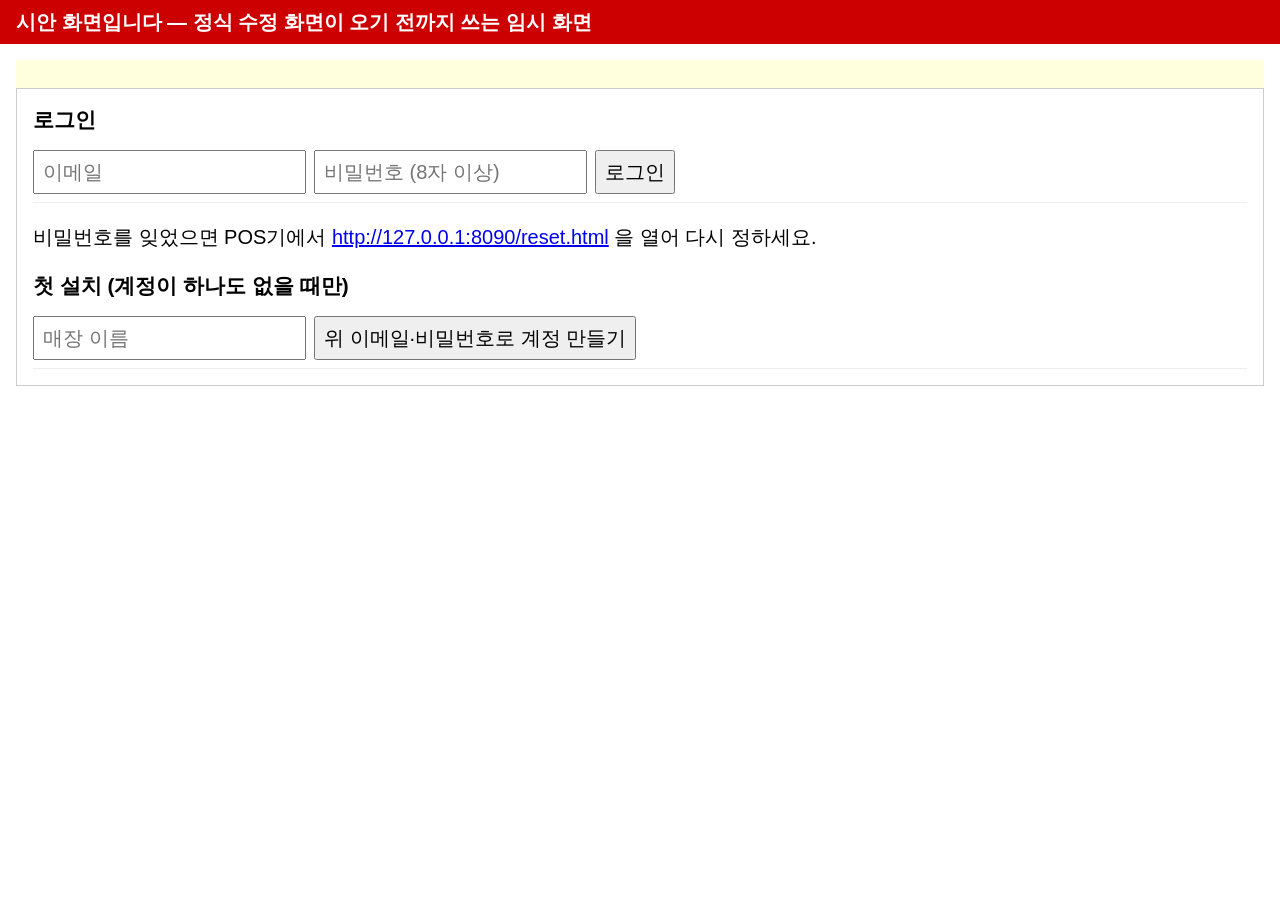
<file: digital-menu/server/pb_public/admin.html>
<!doctype html>
<html lang="ko">
<meta charset="utf-8">
<meta name="viewport" content="width=device-width, initial-scale=1">
<title>메뉴판 수정 (시안)</title>
<style>
/* 시안: UI 담당의 정식 수정 화면이 오기 전까지 쓰는, 기능만 되는 화면. api.js만 부른다.
   POS 큰 터치 화면에서 누르기 쉽게 글자와 칸을 크게 둔다. 폰(좁은 화면)에서는 줄이 아래로 접힌다. */
:root{color-scheme:light}
*{box-sizing:border-box}
[hidden]{display:none!important} /* label의 inline-flex가 hidden을 덮지 않게 */
body{margin:0;padding:1rem;font:20px/1.4 "Malgun Gothic",sans-serif;background:#fff;color:#000}
.draft{background:#c00;color:#fff;padding:.5rem 1rem;font-weight:700;margin:-1rem -1rem 1rem}
section{border:1px solid #ccc;padding:1rem;margin-bottom:1rem}
h2{margin:0 0 .5rem;font-size:1.3rem}
.row{display:flex;flex-wrap:wrap;gap:.5rem;align-items:center;padding:.5rem 0;border-bottom:1px solid #eee}
input,select,button{font:inherit;min-height:2.75rem;padding:0 .5rem;max-width:100%}
button{min-width:2.75rem}
button:disabled{opacity:.5}
input.price{width:7rem}
input.no{width:5rem}
input.short{width:6rem}
input[type=checkbox]{width:1.6rem;height:1.6rem;min-height:0}
input[type=file]{max-width:16rem}
label{display:inline-flex;align-items:center;gap:.25rem}
img{height:3rem;vertical-align:middle}
.won{color:#555;min-width:5rem}
.note{color:#555;font-size:.85em}
.warn{background:#fee;border-left:4px solid #c00;padding:.5rem;margin:.25rem 0}
.tag{background:#eef;border-radius:.3rem;padding:0 .4rem;font-size:.85em}
.tag.off{background:#fdd}
.sold{opacity:.5}
.photo{display:inline-flex;flex-wrap:wrap;gap:.25rem;align-items:center}
.callNos button{font-size:1.4rem;min-width:5rem}
#msg{position:sticky;top:0;z-index:5;background:#ffd;padding:.25rem 1rem;min-height:1.4em;white-space:pre-line}
/* TV 미리보기: 1920×1080(세로면 1080×1920)으로 그린 메뉴판을 줄여 보여 준다 */
#preview{position:fixed;top:0;left:0;right:0;bottom:0;z-index:10;background:rgba(0,0,0,.75);display:flex;flex-direction:column;align-items:center;justify-content:center;padding:.5rem}
#preview .bar{display:flex;flex-wrap:wrap;gap:.5rem;align-items:center;background:#fff;padding:.25rem .5rem;margin-bottom:.5rem;border-radius:.3rem}
#preview .bar a{display:inline-flex;align-items:center;min-height:2.75rem;padding:0 .5rem;color:#00c}
#preview .frame{overflow:hidden;background:#000;position:relative}
#preview iframe{border:0;transform-origin:0 0;position:absolute;left:0;top:0}
@media (max-width:600px){
  body{font-size:17px;padding:.5rem}
  .draft{margin:-.5rem -.5rem .5rem}
  section{padding:.5rem}
}
</style>

<div class="draft">시안 화면입니다 — 정식 수정 화면이 오기 전까지 쓰는 임시 화면</div>
<div id="msg"></div>

<section id="auth" hidden>
  <h2>로그인</h2>
  <div class="row"><input id="email" type="email" placeholder="이메일"><input id="password" type="password" placeholder="비밀번호 (8자 이상)">
    <button id="login">로그인</button></div>
  <p>비밀번호를 잊었으면 POS기에서 <a href="http://127.0.0.1:8090/reset.html">http://127.0.0.1:8090/reset.html</a> 을 열어 다시 정하세요.</p>
  <h2>첫 설치 (계정이 하나도 없을 때만)</h2>
  <div class="row"><input id="storeName" placeholder="매장 이름"><button id="signUp">위 이메일·비밀번호로 계정 만들기</button></div>
</section>

<div id="app" hidden>
  <section><h2>번호 호출</h2><div id="calls"></div></section>
  <section><h2>지금 품절</h2><div id="soldout"></div></section>
  <section><h2>가게</h2><div id="store"></div></section>
  <section><h2>구역</h2><div id="sections"></div></section>
  <section><h2>메뉴</h2><div id="items"></div></section>
  <section><h2>화면 구성</h2><div id="screens"></div></section>
  <section><h2>POS·키오스크 연동</h2><div id="pos"></div></section>
  <button id="logout">로그아웃</button>
</div>

<div id="preview" hidden>
  <div class="bar"><b id="pvTitle"></b><button id="pvTurn">세로로 보기</button><a id="pvOpen" target="_blank" rel="noopener">새 창으로 열기</a><button id="pvClose">닫기</button></div>
  <div class="note" style="color:#fff">저장된 화면입니다. 고친 뒤 저장해야 바뀐 모습이 보입니다.</div>
  <div class="frame" id="pvFrame"></div>
</div>

<script src="api.js"></script>
<script>
// 안드로이드 7의 오래된 브라우저에서도 돌도록 api.js처럼 var, function만 쓴다(async/await·화살표 함수 없음).
var me = null // { kind, storeId }
var board = null
var devices = null // 이 매장 TV 목록 [{ id, name, screen }]. 못 읽으면 null

function $(id) { return document.getElementById(id) }
function say(text) { $('msg').textContent = text }

// 태그 하나 만들기. props는 속성(value, type, checked 등). 사람이 입력한 글은 value/textContent로만 넣는다.
function el(tag, props, children) {
  var node = document.createElement(tag)
  for (var k in props || {}) node[k] = props[k]
  ;(children || []).forEach(function (c) {
    if (c) node.appendChild(typeof c === 'object' ? c : document.createTextNode(String(c)))
  })
  return node
}
// node 안을 children으로 바꾼다(replaceChildren이 없는 오래된 브라우저용)
function fill(node, children) {
  while (node.firstChild) node.removeChild(node.firstChild)
  children.forEach(function (c) { if (c) node.appendChild(typeof c === 'object' ? c : document.createTextNode(String(c))) })
}
function input(value, props) { return el('input', Object.assign({ value: value == null ? '' : value }, props)) }
function button(text, onclick) { return el('button', { textContent: text, onclick: onclick }) }
function select(options, value) {
  var s = el('select', {}, options.map(function (o) { return el('option', { value: o[0], textContent: o[1] }) }))
  s.value = value == null ? '' : value
  return s
}
function num(inp) { return inp.value === '' ? null : Number(inp.value) }

// ── 가격 ──
// "4,500" "4500원" "₩4,500"처럼 넣어도 숫자만 골라낸다. 비어 있으면 null
function parsePrice(text) {
  var digits = String(text == null ? '' : text).replace(/[^0-9]/g, '')
  return digits === '' ? null : Number(digits)
}
function won(n) { return String(n).replace(/\B(?=(\d{3})+(?!\d))/g, ',') + '원' }

// 가격 칸과 그 옆의 "4,500원" 표시. 폰에서 숫자 자판이 뜨게 inputmode=numeric
function priceInput(amount, placeholder) {
  var box = input(amount, { type: 'text', inputMode: 'numeric', className: 'price', placeholder: placeholder })
  box.setAttribute('inputmode', 'numeric')
  var shown = el('span', { className: 'won' })
  function show() { var n = parsePrice(box.value); shown.textContent = n == null ? '' : won(n) }
  box.oninput = show
  show()
  return { box: box, shown: shown, value: function () { return parsePrice(box.value) } }
}

// ── 사진 줄이기 ──
// 4K 폰 사진(5~20MB)을 그대로 올리면 POS 서버와 TV가 느려진다. 긴 변 1920px JPEG로 줄여 올린다.
var MAX_SIDE = 1920, JPEG_QUALITY = 0.85, KEEP_BYTES = 1024 * 1024, LIMIT_BYTES = 25 * 1024 * 1024
var CANNOT_OPEN = '이 사진을 열 수 없습니다. 아이폰 사진(HEIC)은 설정 > 카메라 > 포맷에서 \'높은 호환성\'으로 바꾸거나, JPEG·PNG 사진으로 올려 주세요.'

function mb(bytes) { return (bytes / 1024 / 1024).toFixed(1) + 'MB' }

// 사진을 그릴 수 있는 모양으로 연다. 폰 사진의 회전(EXIF)을 반영한다.
function decodeImage(file) {
  function viaImg() {
    // 요즘 브라우저는 img가 회전을 스스로 반영한다
    return new Promise(function (resolve, reject) {
      var url = URL.createObjectURL(file)
      var img = new Image()
      img.onload = function () {
        resolve({ source: img, width: img.naturalWidth, height: img.naturalHeight, close: function () { URL.revokeObjectURL(url) } })
      }
      img.onerror = function () { URL.revokeObjectURL(url); reject(new Error(CANNOT_OPEN)) }
      img.src = url
    })
  }
  if (!window.createImageBitmap) return viaImg()
  var opening
  try { opening = createImageBitmap(file, { imageOrientation: 'from-image' }) } catch (e) { return viaImg() }
  return opening.then(function (bmp) {
    return { source: bmp, width: bmp.width, height: bmp.height, close: function () { if (bmp.close) bmp.close() } }
  }, viaImg)
}

// 고른 사진을 올릴 파일로 바꾼다. 이미 작은 JPEG면 그대로 둔다.
function shrinkPhoto(file) {
  return decodeImage(file).then(function (img) {
    var w = img.width, h = img.height
    if (!(w > 0 && h > 0)) { img.close(); throw new Error(CANNOT_OPEN) }
    if (file.type === 'image/jpeg' && Math.max(w, h) <= MAX_SIDE && file.size <= KEEP_BYTES) { img.close(); return file }
    var scale = Math.min(1, MAX_SIDE / Math.max(w, h))
    var canvas = document.createElement('canvas')
    canvas.width = Math.max(1, Math.round(w * scale))
    canvas.height = Math.max(1, Math.round(h * scale))
    var ctx = canvas.getContext('2d')
    ctx.fillStyle = '#fff' // 투명한 PNG는 흰 바탕으로
    ctx.fillRect(0, 0, canvas.width, canvas.height)
    ctx.drawImage(img.source, 0, 0, canvas.width, canvas.height)
    img.close()
    return new Promise(function (resolve, reject) {
      canvas.toBlob(function (blob) { blob ? resolve(blob) : reject(new Error(CANNOT_OPEN)) }, 'image/jpeg', JPEG_QUALITY)
    }).then(function (blob) {
      var name = (file.name || 'photo').replace(/\.[^.]*$/, '') + '.jpg'
      try { return new File([blob], name, { type: 'image/jpeg' }) } catch (e) { blob.name = name; return blob }
    })
  }).then(function (out) {
    if (out.size > LIMIT_BYTES) throw new Error('사진이 25MB를 넘습니다. 더 작은 사진으로 올려 주세요.')
    return out
  })
}

// 사진 고르기 칸. 고르는 즉시 줄이고 작은 미리보기를 보여 준다.
// get()은 { file: 올릴 파일 또는 undefined, clear: 지우기 체크 } 를 돌려주는 Promise
function photoPicker(url, clearText) {
  var file = input('', { type: 'file', accept: 'image/*' })
  var clear = el('input', { type: 'checkbox' })
  var thumb = el('img', { alt: '' })
  var note = el('span', { className: 'note' })
  var pending = null, thumbUrl = null
  if (url) thumb.src = url
  else thumb.hidden = true
  file.onchange = function () {
    var f = file.files[0]
    pending = null
    note.textContent = ''
    if (!f) { thumb.hidden = !url; if (url) thumb.src = url; return }
    note.textContent = '사진 줄이는 중…'
    var mine = pending = shrinkPhoto(f)
    mine.then(function (small) {
      if (pending !== mine) return
      if (thumbUrl) URL.revokeObjectURL(thumbUrl)
      thumb.src = thumbUrl = URL.createObjectURL(small)
      thumb.hidden = false
      note.textContent = small === f ? '새 사진 (' + mb(f.size) + ')' : '새 사진: ' + mb(f.size) + ' → ' + mb(small.size) + '로 줄임'
    }, function (err) { if (pending === mine) note.textContent = err.message })
  }
  return {
    node: el('span', { className: 'photo' }, [thumb, file, url && el('label', {}, [clear, clearText]), note]),
    get: function () {
      return (pending || Promise.resolve(undefined)).then(function (f) { return { file: f || undefined, clear: clear.checked } })
    },
    hasPhoto: function () { return !!file.files[0] || (!!url && !clear.checked) },
  }
}

// ── 저장 ──
// 저장 함수 하나를 부르고, 끝나면 메뉴판을 다시 읽어 그린다.
// 도는 동안 화면의 버튼을 모두 잠가 두 번 눌리지 않게 하고, 누른 버튼 글자를 busyText(기본 "저장 중…")로 바꾼다.
// work는 Promise를 돌려주는 함수, done은 성공 문구(또는 결과를 받아 문구를 돌려주는 함수). 성공하면 true로 끝난다.
var busy = false
// 고치고 아직 저장하지 않은 줄(점검표 M-23). 저장이 끝나면 화면을 다시 그리므로 다른 줄의 수정은 사라진다.
function markDirty(e) {
  var t = e.target
  if (!t || t.closest('#calls, #soldout')) return // 번호 호출·품절 목록은 누르면 바로 저장된다
  var row = t.closest('.row') || t.closest('section')
  if (row) row.setAttribute('data-dirty', '1')
}
function otherDirty(btn) {
  var mine = btn && (btn.closest('.row') || null)
  var section = btn && btn.closest('section')
  return Array.prototype.filter.call(document.querySelectorAll('#app [data-dirty]'), function (r) {
    if (mine && (r === mine || r.contains(mine))) return false
    if (!mine && section && section.contains(r)) return false // "화면 구성 저장"처럼 구역 전체를 저장하는 버튼
    return true
  }).length
}
function run(btn, work, done, busyText) {
  if (busy) return Promise.resolve(false)
  var others = otherDirty(btn)
  if (others && !confirm('저장하지 않은 다른 수정이 ' + others + '곳 있습니다. 지금 저장하면 그 수정은 사라집니다. 계속할까요?\n(취소를 누르고 그 줄의 [저장]을 먼저 누르세요.)')) {
    say('저장하지 않았습니다.')
    return Promise.resolve(false)
  }
  busy = true
  var locked = Array.prototype.filter.call(
    document.querySelectorAll('#app button, #app input[type=checkbox], #app input[type=file], #app select'),
    function (b) { return !b.disabled })
  var oldText = btn && btn.tagName === 'BUTTON' ? btn.textContent : null
  locked.forEach(function (b) { b.disabled = true })
  if (oldText !== null) btn.textContent = busyText || '저장 중…'
  say(busyText || '저장하는 중…')
  function unlock() {
    busy = false
    locked.forEach(function (b) { b.disabled = false })
    if (oldText !== null) btn.textContent = oldText
  }
  return Promise.resolve().then(work).then(function (result) {
    say(typeof done === 'function' ? done(result) : done)
    return load()
  }).then(function () { unlock(); return true }, function (err) {
    unlock()
    say('실패: ' + err.message)
    if (err.status === 401) logout()
    return false
  })
}

function load() {
  var tvs = api.listDevices ? api.listDevices(me.storeId).catch(function () { return null }) : Promise.resolve(null)
  return Promise.all([api.getBoard(me.storeId), tvs]).then(function (r) { board = r[0]; devices = r[1]; draw() })
}

function draw() {
  drawCalls(); drawSoldOut(); drawStore(); drawSections(); drawItems(); drawScreens(); drawPos()
}

// ── 어느 TV 화면에 나오는지 ──
function nos(screens) { return screens.map(function (s) { return s.no }).join('·') }
// 이 구역을 넣은 메뉴 화면(격자·목록)
function screensWith(sectionId) {
  return board.screens.filter(function (s) {
    return (s.type === 'grid' || s.type === 'list') && (s.sectionIds || []).indexOf(sectionId) >= 0
  })
}
// 메뉴를 저장한 뒤 알려 줄 문구. 사진 격자 화면에는 사진 있는 메뉴만 나온다.
function whereShown(sectionId, hasPhoto) {
  var on = screensWith(sectionId)
  if (!on.length) return '이 구역은 어느 화면에도 없어 TV에 나오지 않습니다. 화면 구성에서 구역을 넣어 주세요.'
  var shown = on.filter(function (s) { return hasPhoto || s.type !== 'grid' })
  var noPhoto = on.filter(function (s) { return shown.indexOf(s) < 0 })
  if (!shown.length) return '사진이 없어 TV에 나오지 않습니다. ' + nos(noPhoto) + '번은 사진 격자 화면이라 사진 있는 메뉴만 나옵니다. 사진을 넣어 주세요.'
  return '이 메뉴는 TV ' + nos(shown) + '번 화면에 나옵니다.' +
    (noPhoto.length ? ' (사진이 없어 ' + nos(noPhoto) + '번 사진 격자 화면에는 나오지 않습니다)' : '')
}
// 이 화면 번호를 띄운 TV 이름들. TV 목록을 못 읽었으면 null
function tvsOn(no) {
  if (!devices) return null
  return devices.filter(function (d) { return d.screen === no }).map(function (d) { return d.name || '이름 없는 TV' })
}

// 연동 키는 만들 때 한 번만 보여 준다. 다시 만들면 예전 키를 쓰던 POS는 새 키로 바꿔야 한다.
function drawPos() {
  var shown = el('input', { readOnly: true, size: 50, placeholder: '키를 만들면 여기에 한 번만 나옵니다' })
  var make = button('새 연동 키 만들기', function () {
    if (!confirm('새 키를 만들면 예전 키를 쓰던 POS·키오스크와 POS기의 번호 호출 키패드가 모두 끊깁니다.\n새 키를 그 기기들에 다시 넣어야 합니다. 만들까요?')) return
    make.disabled = true
    api.issuePosKey(me.storeId).then(function (key) {
      make.disabled = false
      shown.value = key
      shown.select()
      say('연동 키를 만들었습니다. 지금 복사해 POS·키오스크와 번호 호출 키패드 설정에 넣어 주세요.')
    }).catch(function (err) { make.disabled = false; say('실패: ' + err.message) })
  })
  fill($('pos'), [el('div', { className: 'row' }, [make, shown]),
    el('p', { textContent: '메뉴의 "POS 코드" 칸에 POS 상품 코드를 넣으면 POS가 그 코드로 품절·가격을 보냅니다.' })])
}

// 번호를 넣고 Enter(또는 호출). 부른 번호를 누르면 그 번호만 지운다.
function drawCalls() {
  var no = input('', { id: 'callNo', type: 'number', className: 'no', placeholder: '번호', min: 1, max: 9999 })
  no.setAttribute('inputmode', 'numeric')
  var callBtn = button('호출', call)
  function call() {
    var n = num(no)
    if (!(n >= 1 && n <= 9999 && n % 1 === 0)) return say('번호는 1~9999입니다.')
    run(callBtn, function () { return api.callNumber(me.storeId, n) }, n + '번을 불렀습니다.', '부르는 중…')
      .then(function () { if ($('callNo')) $('callNo').focus() })
  }
  no.onkeydown = function (e) { if (e.key === 'Enter') call() }
  var clearAll = board.calls.length > 0 && button('전체 지우기', function () {
    if (confirm('부른 번호를 모두 지울까요?')) run(clearAll, function () { return api.clearCalls(me.storeId) }, '번호를 모두 지웠습니다.', '지우는 중…')
  })
  fill($('calls'), [
    el('div', { className: 'row' }, [no, callBtn, clearAll]),
    el('div', { className: 'row callNos' }, board.calls.length ? board.calls.map(function (n) {
      var b = button(n + ' ✕', function () { run(b, function () { return api.clearCalls(me.storeId, n) }, n + '번을 지웠습니다.', '지우는 중…') })
      return b
    }) : ['부른 번호가 없습니다.'])])
}

// 지금 품절인 메뉴와 "품절 풀기"
function drawSoldOut() {
  var sold = board.items.filter(function (m) { return m.soldOut })
  if (!sold.length) return fill($('soldout'), [el('p', { textContent: '품절인 메뉴가 없습니다.' })])
  fill($('soldout'), [
    el('p', { textContent: '지금 품절 ' + sold.length + '개: ' + sold.map(function (m) { return m.name }).join(', ') }),
    el('div', { className: 'row' }, sold.map(function (m) {
      var b = button('품절 풀기', function () {
        run(b, function () { return api.setSoldOut(me.storeId, m.id, false) }, '"' + m.name + '" 품절을 풀었습니다.')
      })
      return el('span', { className: 'photo' }, [el('b', { textContent: m.name }), b])
    }))])
}

function drawStore() {
  var s = board.store
  var name = input(s.name), color = input(s.brandColor || '#000000', { type: 'color' })
  var bg = photoPicker(s.backgroundUrl, '배경 지우기')
  var save = button('저장', function () {
    run(save, function () {
      return bg.get().then(function (p) {
        return api.saveStore(me.storeId, {
          name: name.value, brandColor: color.value,
          backgroundFile: p.file, backgroundUrl: p.clear ? null : undefined,
        })
      })
    }, '가게를 저장했습니다.')
  })
  fill($('store'), [el('div', { className: 'row' }, ['이름', name, '브랜드 색', color, '배경', bg.node, save])])
}

function drawSections() {
  function row(s) {
    var name = input(s.name, { placeholder: '구역 이름' }), order = input(s.order, { type: 'number', className: 'no', placeholder: '순서' })
    var on = s.id ? screensWith(s.id) : []
    var save = button(s.id ? '저장' : '추가', function () {
      if (!name.value.trim()) return say('구역 이름을 넣어 주세요.')
      run(save, function () { return api.saveSection(me.storeId, { id: s.id, name: name.value, order: num(order) }) },
        s.id ? '구역을 저장했습니다.' : '구역을 추가했습니다. 화면 구성에서 이 구역을 TV 화면에 넣어 주세요.')
    })
    var del = s.id && button('삭제', function () {
      // 구역을 지우면 그 안의 메뉴도 함께 지워지므로, 메뉴가 남아 있으면 지우지 않는다
      var count = board.items.filter(function (m) { return m.sectionId === s.id }).length
      if (count) return say('메뉴 ' + count + '개가 있습니다. 메뉴를 다른 구역으로 옮기거나 지운 뒤 구역을 지워 주세요.')
      if (confirm('"' + s.name + '" 구역을 지울까요?')) run(del, function () { return api.deleteSection(me.storeId, s.id) }, '구역을 지웠습니다.', '지우는 중…')
    })
    return el('div', { className: 'row' }, [name, '순서', order,
      s.id && el('span', { className: 'tag' + (on.length ? '' : ' off'), textContent: on.length ? 'TV 화면 ' + nos(on) + '번' : 'TV에 안 나옴' }),
      save, del])
  }
  fill($('sections'), board.sections.map(row).concat(row({ order: board.sections.length + 1 })))
}

function drawItems() {
  var sectionOptions = board.sections.map(function (s) { return [s.id, s.name] })
  function row(m) {
    var p = m.prices || []
    var name = input(m.name, { placeholder: '메뉴 이름' }), section = select(sectionOptions, m.sectionId)
    var label1 = input(p[0] && p[0].label, { className: 'short', placeholder: '이름표' })
    var amount1 = priceInput(p[0] && p[0].amount, '가격')
    var label2 = input(p[1] && p[1].label, { className: 'short', placeholder: '이름표' })
    var amount2 = priceInput(p[1] && p[1].amount, '가격2')
    var badge = select([['', '딱지 없음'], ['new', '신메뉴'], ['best', '인기']], m.badge)
    var order = input(m.order, { type: 'number', className: 'no', placeholder: '순서' })
    var posCode = input(m.posCode, { className: 'short', placeholder: 'POS 코드' })
    var photo = photoPicker(m.photoUrl, '사진 지우기')
    var sold = el('input', { type: 'checkbox', checked: !!m.soldOut, onchange: function () {
      var want = sold.checked
      run(sold, function () { return api.setSoldOut(me.storeId, m.id, want) }, want ? '품절로 바꿨습니다.' : '품절을 풀었습니다.')
        .then(function (ok) { if (!ok) sold.checked = !want })
    } })
    var save = button(m.id ? '저장' : '추가', function () {
      var a1 = amount1.value(), a2 = amount2.value()
      if (!name.value.trim()) return say('메뉴 이름을 넣어 주세요.')
      if (a1 == null) return say('가격을 넣어 주세요.')
      // 잘못 누른 가격(0 하나 더, 0원, 100원 단위가 아님)은 한 번 더 묻는다
      var amounts = a2 == null ? [a1] : [a1, a2]
      var warn = []
      amounts.forEach(function (a, i) {
        var old = m.id && p[i] ? p[i].amount : null
        if (old > 0 && (a >= old * 3 || a * 3 <= old)) warn.push(won(old) + ' → ' + won(a) + ', 맞나요?')
        if (a === 0) warn.push('가격이 0원입니다. 이대로 저장할까요?')
        else if (a % 100) warn.push(won(a) + '은 100원 단위가 아닙니다. 이대로 저장할까요?')
      })
      if (warn.length && !confirm(warn.join('\n'))) return say('저장하지 않았습니다.')
      // 가격이 하나면 이름표는 없다(null). 둘이면 둘 다 이름표를 쓴다.
      var prices = a2 == null
        ? [{ label: null, amount: a1 }]
        : [{ label: label1.value || null, amount: a1 }, { label: label2.value || null, amount: a2 }]
      var sectionId = section.value, hasPhoto = photo.hasPhoto(), longName = name.value.trim().length > 20
      run(save, function () {
        return photo.get().then(function (ph) {
          return api.saveItem(me.storeId, {
            id: m.id, sectionId: sectionId, name: name.value, prices: prices, order: num(order),
            badge: badge.value || null, posCode: posCode.value.trim() || null,
            photoFile: ph.file, photoUrl: ph.clear ? null : undefined,
          })
        })
      }, function () {
        return (m.id ? '메뉴를 저장했습니다. ' : '메뉴를 추가했습니다. ') + whereShown(sectionId, hasPhoto) +
          (longName ? '\n이름이 20자를 넘어 TV에서 작게 나올 수 있습니다.' : '')
      })
    })
    var del = m.id && button('삭제', function () {
      if (confirm('"' + m.name + '" 메뉴를 지울까요?')) run(del, function () { return api.deleteItem(me.storeId, m.id) }, '메뉴를 지웠습니다.', '지우는 중…')
    })
    return el('div', { className: 'row' + (m.soldOut ? ' sold' : '') }, [
      name, section, label1, amount1.box, amount1.shown, label2, amount2.box, amount2.shown, badge, '순서', order, posCode,
      photo.node, m.id && el('label', {}, [sold, '품절']), save, del,
    ])
  }
  var rows = board.items.map(row)
  if (board.sections.length) rows.push(row({ sectionId: board.sections[0].id, order: board.items.length + 1 }))
  else rows.push(el('p', { textContent: '구역을 먼저 추가해 주세요.' }))
  fill($('items'), rows)
}

function drawScreens() {
  var rows = [] // 각 줄이 지금 입력한 화면 하나를 돌려주는 함수
  function row(s) {
    var no = input(s.no, { type: 'number', className: 'no', placeholder: '번호' })
    var type = select([['grid', '사진 격자'], ['list', '목록 + 큰 사진'], ['promo', '홍보'], ['calls', '번호 전용']], s.type)
    var band = el('input', { type: 'checkbox', checked: !!s.callBand }), bandPart = el('label', {}, [band, '번호 띠'])
    var checks = board.sections.map(function (sec) {
      return el('input', { type: 'checkbox', value: sec.id, checked: (s.sectionIds || []).indexOf(sec.id) >= 0 })
    })
    var line1 = input((s.lines || [])[0], { placeholder: '홍보 문구 1' }), line2 = input((s.lines || [])[1], { placeholder: '홍보 문구 2' })
    var promoImage = photoPicker(s.imageUrl, '이미지 지우기')
    var menuPart = el('span', {}, board.sections.map(function (sec, i) { return el('label', {}, [checks[i], sec.name]) }))
    var promoPart = el('span', { className: 'photo' }, [line1, line2, promoImage.node])
    function show() {
      menuPart.hidden = type.value === 'promo' || type.value === 'calls'
      promoPart.hidden = type.value !== 'promo'
      bandPart.hidden = type.value === 'calls'
    }
    type.onchange = show
    show()
    var tvs = s.no != null && board.screens.some(function (x) { return x.no === s.no }) ? tvsOn(s.no) : null
    var line = el('div', { className: 'row' }, ['화면', no, type, menuPart, promoPart, bandPart,
      tvs && el('span', { className: 'note', textContent: tvs.length ? '띄운 TV: ' + tvs.join(', ') : '띄운 TV 없음' }),
      button('미리보기', function () {
        var n = num(no)
        if (!(n >= 1)) return say('화면 번호를 넣어 주세요.')
        openPreview(n)
      }),
      button('빼기', function () { rows.splice(rows.indexOf(read), 1); line.parentNode.removeChild(line) })])
    function read() {
      return {
        no: num(no), type: type.value, callBand: band.checked,
        sectionIds: checks.filter(function (c) { return c.checked }).map(function (c) { return c.value }),
        lines: [line1.value, line2.value].filter(Boolean),
        image: promoImage,
      }
    }
    rows.push(read)
    return line
  }
  var list = el('div', {}, board.screens.map(row))
  var save = button('화면 구성 저장', function () {
    var screens = rows.map(function (r) { return r() })
    if (screens.some(function (s) { return !(s.no >= 1 && s.no % 1 === 0) })) return say('화면 번호는 1 이상이어야 합니다.')
    var seen = {}
    for (var i = 0; i < screens.length; i++) {
      if (seen[screens[i].no]) return say(screens[i].no + '번 화면이 두 번 있습니다. 번호를 바꿔 주세요.')
      seen[screens[i].no] = true
    }
    // 원래 있던 화면 번호가 빠지면, 그 화면을 띄운 TV에 메뉴가 안 나오므로 한 번 더 묻는다
    var gone = board.screens.filter(function (s) { return !seen[s.no] })
    if (gone.length) {
      var text = gone.map(function (s) {
        var tvs = tvsOn(s.no)
        if (!tvs) return s.no + '번 화면을 지우면 그 화면을 띄운 TV에는 메뉴 대신 매장 이름만 나옵니다.'
        if (!tvs.length) return s.no + '번 화면을 지웁니다. 지금 이 화면을 띄운 TV는 없습니다.'
        return s.no + '번 화면을 지우면 이 화면을 띄운 TV(' + tvs.join(', ') + ')에는 메뉴 대신 매장 이름만 나옵니다.'
      })
      if (!confirm(text.join('\n') + '\n지울까요?')) return say('화면 구성을 저장하지 않았습니다.')
    }
    run(save, function () {
      return Promise.all(screens.map(function (s) { return s.image.get() })).then(function (images) {
        return api.saveScreens(me.storeId, screens.map(function (s, i) {
          var out = { no: s.no, type: s.type, callBand: s.callBand, sectionIds: s.sectionIds, lines: s.lines }
          if (s.type === 'promo') { out.imageFile = images[i].file; out.imageUrl = images[i].clear ? null : undefined }
          return out
        }))
      })
    }, '화면 구성을 저장했습니다.')
  })
  // 없는 화면 번호를 띄운 TV(점검표 M-24): 손님 앞에는 매장 이름만 나오므로 여기서 알려 준다
  var lost = (devices || []).filter(function (d) {
    return d.screen != null && !board.screens.some(function (x) { return x.no === d.screen })
  }).map(function (d) {
    return el('p', { className: 'warn', textContent: (d.name || '이름 없는 TV') + '는 ' + d.screen + '번 화면을 띄우고 있는데 ' +
      d.screen + '번 화면이 없습니다. 그 TV에는 매장 이름만 나옵니다. 화면을 더하거나 TV 관리 화면에서 화면 번호를 바꿔 주세요.' })
  })
  fill($('screens'), lost.concat([list,
    button('화면 더하기', function () {
      var next = 1
      rows.forEach(function (r) { var n = r().no; if (n >= next) next = n + 1 })
      list.appendChild(row({ no: next, type: 'grid' }))
    }),
    save]))
}

// ── TV 미리보기 ──
// 메뉴판 화면(/?screen=N)을 TV 크기(1920×1080)로 그린 뒤 화면에 맞게 줄여 보여 준다.
var preview = { no: 0, portrait: false }
function openPreview(no) {
  preview.no = no
  var url = './?screen=' + no
  $('pvTitle').textContent = no + '번 화면 미리보기'
  $('pvOpen').href = url
  fill($('pvFrame'), [el('iframe', { src: url, title: no + '번 화면 미리보기' })])
  $('preview').hidden = false
  layoutPreview()
}
function layoutPreview() {
  var frame = $('pvFrame'), iframe = frame.firstChild
  if ($('preview').hidden || !iframe) return
  var w = preview.portrait ? 1080 : 1920, h = preview.portrait ? 1920 : 1080
  var scale = Math.min((window.innerWidth - 16) / w, (window.innerHeight - 140) / h)
  iframe.style.width = w + 'px'
  iframe.style.height = h + 'px'
  iframe.style.transform = 'scale(' + scale + ')'
  frame.style.width = Math.floor(w * scale) + 'px'
  frame.style.height = Math.floor(h * scale) + 'px'
  $('pvTurn').textContent = preview.portrait ? '가로로 보기' : '세로로 보기'
}
$('pvTurn').onclick = function () { preview.portrait = !preview.portrait; layoutPreview() }
$('pvClose').onclick = function () { $('preview').hidden = true; fill($('pvFrame'), []) }
window.addEventListener('resize', layoutPreview)
$('app').addEventListener('input', markDirty)
$('app').addEventListener('change', markDirty)

function start(session) {
  me = session
  $('auth').hidden = !!me
  $('app').hidden = !me
  if (me) load().catch(function (err) { say('읽기 실패: ' + err.message) })
}

function logout() { api.logout().then(function () { start(null) }) }

$('login').onclick = function () {
  api.login($('email').value, $('password').value).then(start).then(function () { say('') })
    .catch(function (err) { say(loginError(err)) })
}
// 서버의 영어 오류 대신 사장님이 다음에 할 일을 알려 준다
function loginError(err) {
  if (err.status === 429) return '로그인을 너무 여러 번 시도했습니다. 1분 뒤에 다시 해 주세요.'
  if (err.status === 400) return '이메일이나 비밀번호가 틀렸습니다. 비밀번호를 잊었으면 POS기에서 127.0.0.1:8090/reset.html 을 여세요.'
  return '로그인 실패: ' + err.message
}
$('signUp').onclick = function () {
  api.signUp($('email').value, $('password').value, $('storeName').value).then(start).then(function () { say('설치를 마쳤습니다.') })
    .catch(function (err) { say('설치 실패: ' + err.message) })
}
$('logout').onclick = logout
api.session().then(start)
</script>
</html>
</file>
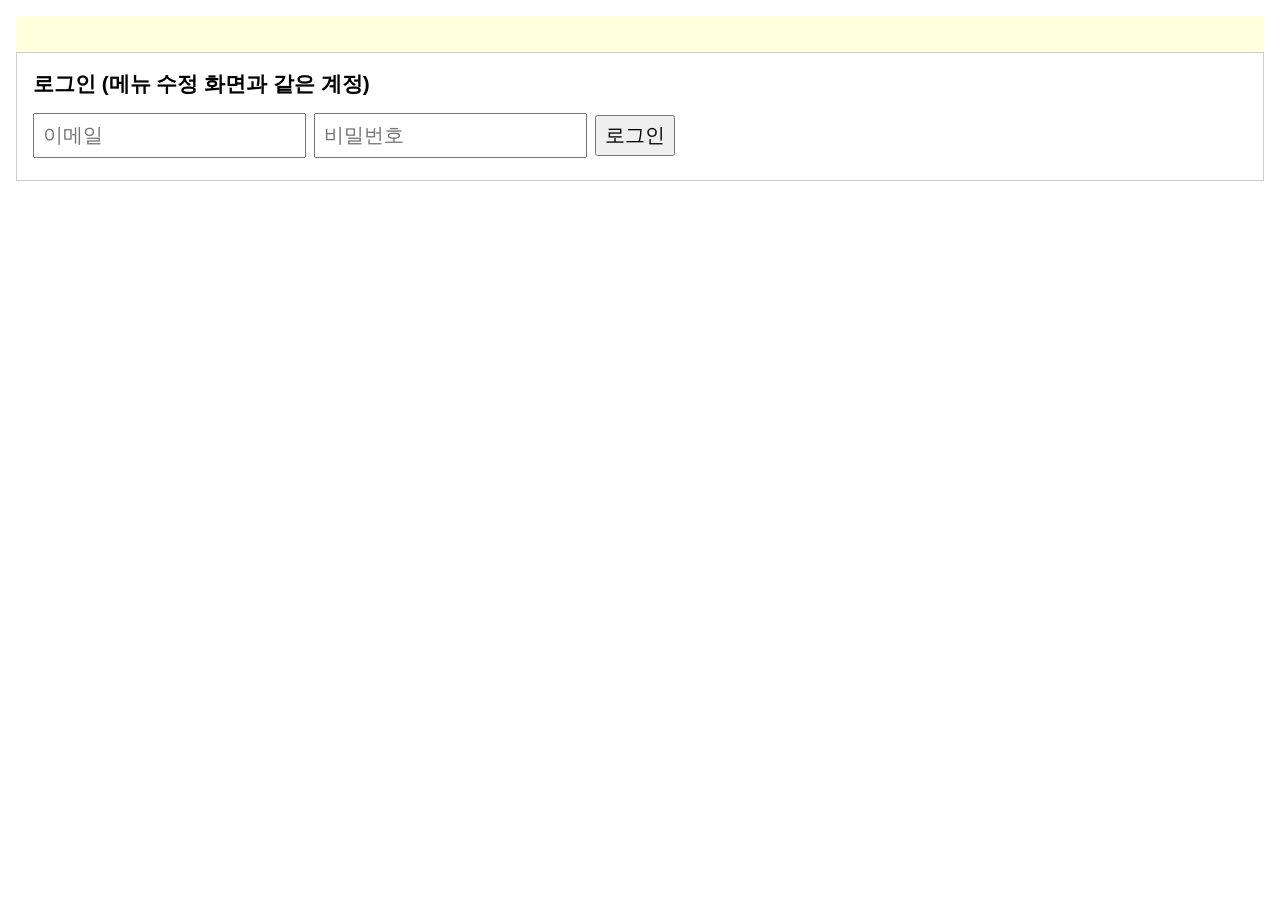
<file: digital-menu/server/pb_public/devices.html>
<!doctype html>
<html lang="ko">
<meta charset="utf-8">
<meta name="viewport" content="width=device-width, initial-scale=1">
<title>TV 관리</title>
<style>
/* TV 원격 관리 화면. 천장에 붙은 TV를 사다리 없이 POS기에서 손본다.
   로그인은 api.js(수정 화면과 같은 로그인)를 쓰고, TV 명령은 pb_hooks/devices.pb.js 라우트를 직접 부른다.
   POS 큰 터치 화면에서 누르기 쉽게 글자와 칸을 크게 둔다. */
:root{color-scheme:light}
[hidden]{display:none!important}
body{margin:0;padding:1rem;font:20px/1.4 "Malgun Gothic",sans-serif;background:#fff;color:#000}
section{border:1px solid #ccc;padding:1rem;margin-bottom:1rem}
h2{margin:0 0 .5rem;font-size:1.3rem}
.row{display:flex;flex-wrap:wrap;gap:.5rem;align-items:center;padding:.4rem 0}
input,select,button{font:inherit;min-height:2.6rem;padding:0 .5rem}
input[type=number]{width:6rem}
label{display:inline-flex;align-items:center;gap:.25rem}
.on{color:#080;font-weight:700}.off{color:#c00;font-weight:700}
.muted{color:#666;font-size:.85em}
.shot{max-width:100%;max-height:60vh;border:1px solid #999;display:block;margin-top:.5rem}
textarea{width:100%;box-sizing:border-box;font:16px/1.4 monospace;min-height:11rem}
#msg{position:sticky;top:0;background:#ffd;padding:.25rem 1rem;min-height:1.4em;z-index:1}
</style>

<div id="msg"></div>

<section id="auth" hidden>
  <h2>로그인 (메뉴 수정 화면과 같은 계정)</h2>
  <div class="row"><input id="email" type="email" placeholder="이메일"><input id="password" type="password" placeholder="비밀번호">
    <button id="login">로그인</button></div>
</section>

<div id="app" hidden>
  <section>
    <h2>TV 목록</h2>
    <p class="muted">TV가 15초마다 이 서버에 알려 옵니다. 바꾼 설정·재시작·화면 보기는 15초 안팎 뒤에 TV에 반영됩니다.</p>
    <div id="list"></div>
  </section>
  <section id="asBox" hidden>
    <h2>A/S 연결 열기 (A/S 기사 전용)</h2>
    <p class="muted"><span id="asWhat"></span> — 같은 망에서 이 TV에 adb로 붙을 수 있게 30분 동안 엽니다.
      설치 때 만든 A/S 관리자 계정이 필요합니다. 사장님 계정으로는 열리지 않습니다.</p>
    <div class="row"><input id="asEmail" type="email" placeholder="A/S 관리자 이메일" autocomplete="off">
      <input id="asPassword" type="password" placeholder="A/S 관리자 비밀번호" autocomplete="off">
      <button id="asOpen">30분 열기</button><button id="asCancel">취소</button></div>
  </section>
  <section>
    <h2>USB 설정 파일 만들기 (현장 비상용)</h2>
    <p class="muted">TV가 이 서버에 붙지 못해 위 목록에서 손볼 수 없을 때 씁니다. 아래 내용을 <b>menuboard.txt</b> 로 USB 메모리 맨 위에 저장해
      TV(보드)에 꽂으면 몇 초 안에 적용되고 화면 아래에 결과가 잠깐 뜹니다. 필요 없는 줄은 지워도 됩니다.</p>
    <textarea id="usb">server=192.168.0.10:8090
screen=1
zoom=100
rotation=0        # 0 가로, 90·270 세로, 180 뒤집기
brightness=-1     # 10~100, -1 = 기본
as=30             # A/S 연결(네트워크 ADB)을 30분 열기(최대 60), 0 = 잠금
restart=yes       # 적용 뒤 메뉴판 앱 다시 켜기</textarea>
    <div class="row"><button id="usbSave">menuboard.txt 내려받기</button></div>
  </section>
  <button id="logout">로그아웃</button>
</div>

<script src="api.js"></script>
<script>
var $ = function (id) { return document.getElementById(id) }
function say(t) { $('msg').textContent = t }
function el(tag, text, cls) { var e = document.createElement(tag); if (text != null) e.textContent = text; if (cls) e.className = cls; return e }

// api.js와 같은 로그인 정보를 읽기만 한다(저장·삭제는 api.js가 한다).
function token() { try { return JSON.parse(localStorage.getItem('menuboard_auth')).token } catch (e) { return '' } }
// asToken이 있으면 매장 계정 대신 A/S 관리자 로그인으로 부른다(A/S 연결 열기). 저장하지 않고 이 화면에만 둔다.
function call(method, path, body, asToken) {
  return fetch(path, {
    method: method,
    headers: Object.assign({ Authorization: asToken || token() }, body ? { 'Content-Type': 'application/json' } : {}),
    body: body ? JSON.stringify(body) : undefined,
  }).then(function (res) {
    return res.text().then(function (t) {
      var data = t ? JSON.parse(t) : {}
      if (res.status === 401 && !asToken) { start(null); throw new Error('다시 로그인해 주세요.') }
      if (!res.ok) throw new Error(data.message || ('오류 ' + res.status))
      return data
    })
  })
}
function devicePath(id, what) { return '/api/menuboard/devices/' + encodeURIComponent(id) + '/' + what }

var waitingShot = {} // TV id → 요청 전 shot_at
var editing = false  // 입력 중에는 목록을 다시 그리지 않는다

function ago(sec) {
  var s = Math.floor(Date.now() / 1000) - sec
  if (s < 60) return s + '초 전'
  if (s < 3600) return Math.floor(s / 60) + '분 전'
  return Math.floor(s / 3600) + '시간 전'
}

function load() {
  if (editing) return Promise.resolve()
  return call('GET', '/api/collections/devices/records?sort=name&perPage=100').then(function (res) { draw(res.items) })
}

function draw(devices) {
  var list = $('list')
  list.textContent = ''
  if (!devices.length) {
    list.appendChild(el('p', '아직 등록된 TV가 없습니다. TV의 메뉴판 앱이 이 서버에 붙으면 저절로 나타납니다.'))
    return
  }
  devices.forEach(function (d) { list.appendChild(card(d)) })
}

function card(d) {
  var r = d.reported || {}
  var want = d.desired || {}
  var online = Math.floor(Date.now() / 1000) - d.last_seen < 45
  var box = el('section')
  var head = el('h2')
  head.appendChild(el('span', d.name + '  '))
  head.appendChild(el('span', online ? '● 연결됨' : '● 끊김 (' + ago(d.last_seen) + ')', online ? 'on' : 'off'))
  box.appendChild(head)
  box.appendChild(el('div', 'IP ' + d.ip + (d.version ? ' · 앱 ' + d.version : '') + (d.model ? ' · ' + d.model : '') + (r.width ? ' · ' + r.width + '×' + r.height : ''), 'muted'))
  var now = r.screen == null ? '아직 이 TV의 설정 보고가 없습니다.'
    : '지금: 화면 ' + r.screen + ' · 배율 ' + r.zoom + '% · 방향 ' + r.rotation + '° · 밝기 ' + (r.brightness < 0 ? '기본' : r.brightness + '%') + ' · 서버 ' + r.server
  if (want && d.rev > (r.rev || 0)) now += '  (바꾼 설정 적용 기다리는 중)'
  box.appendChild(el('div', now, 'muted'))
  if (r.note) box.appendChild(el('div', '알림: ' + r.note, 'off'))
  if (r.usb) box.appendChild(el('div', 'USB 설정 파일: ' + r.usb, 'muted'))

  // 설정
  var form = el('div', null, 'row')
  function field(label, key, value, attrs) {
    var l = el('label', label)
    var i = el('input')
    i.value = value == null ? '' : value
    for (var k in attrs) i.setAttribute(k, attrs[k])
    i.onfocus = function () { editing = true }
    i.onblur = function () { editing = false }
    l.appendChild(i)
    form.appendChild(l)
    return i
  }
  var name = field('이름', 'name', d.name, { maxlength: 50 })
  var screen = field('화면', 'screen', want.screen || r.screen, { type: 'number', min: 1, max: 4 })
  var zoom = field('배율%', 'zoom', want.zoom || r.zoom, { type: 'number', min: 25, max: 400 })
  var rotation = el('select')
  ;[[0, '가로'], [90, '세로(90°)'], [180, '뒤집기'], [270, '세로(270°)']].forEach(function (o) {
    var opt = el('option', o[1]); opt.value = o[0]; rotation.appendChild(opt)
  })
  rotation.value = want.rotation != null ? want.rotation : (r.rotation || 0)
  var rl = el('label', '방향'); rl.appendChild(rotation); form.appendChild(rl)
  var bright = field('밝기%(-1 기본)', 'brightness', want.brightness != null ? want.brightness : r.brightness, { type: 'number', min: -1, max: 100 })
  var server = field('서버 주소', 'server', want.server || r.server, { size: 20 })
  var save = el('button', '설정 보내기')
  save.onclick = function () {
    editing = false
    var body = { name: name.value.trim(), screen: +screen.value, zoom: +zoom.value, rotation: +rotation.value, brightness: +bright.value }
    if (server.value.trim() && server.value.trim() !== r.server) {
      if (!confirm('서버 주소를 ' + server.value.trim() + ' 로 바꿀까요?\nTV가 새 주소에 붙지 못하면 바꾸지 않고 그대로 둡니다.')) return
      body.server = server.value.trim()
    }
    call('POST', devicePath(d.id, 'config'), body).then(function () { say(d.name + ': 설정을 보냈습니다. 15초 안팎 뒤 TV에 반영됩니다.'); load() })
      .catch(function (err) { say('설정 실패: ' + err.message) })
  }
  form.appendChild(save)
  box.appendChild(form)

  // 명령
  var cmds = el('div', null, 'row')
  var shotBtn = el('button', '지금 화면 보기')
  shotBtn.onclick = function () {
    call('POST', devicePath(d.id, 'shot')).then(function (res) {
      waitingShot[d.id] = res.shotAt
      say(d.name + ': 화면을 찍어 오는 중… (15초 안팎)')
      waitShot(d.id, d.name, 0)
    }).catch(function (err) { say('요청 실패: ' + err.message) })
  }
  cmds.appendChild(shotBtn)
  var restart = el('button', '메뉴판 앱 다시 켜기')
  restart.onclick = function () {
    if (!confirm(d.name + '의 메뉴판 앱을 다시 켤까요? 몇 초 동안 화면이 꺼집니다.')) return
    call('POST', devicePath(d.id, 'restart')).then(function () { say(d.name + ': 다시 켜기를 보냈습니다.') })
      .catch(function (err) { say('요청 실패: ' + err.message) })
  }
  cmds.appendChild(restart)

  var left = d.adb_until - Math.floor(Date.now() / 1000)
  var adbState = !r.canAdb ? 'A/S 연결: 권한 없음(설치 bat 필요)'
    : left > 0 ? 'A/S 연결: 열림 (' + Math.ceil(left / 60) + '분 남음' + (r.adb ? '' : ', TV 반영 기다리는 중') + ')'
    : 'A/S 연결: 잠금' + (r.adb ? ' (TV 반영 기다리는 중)' : '')
  cmds.appendChild(el('span', adbState, left > 0 ? 'on' : 'muted'))
  var adbOpen = el('button', 'A/S 연결 30분 열기 (A/S 기사)')
  adbOpen.onclick = function () { askAs(d) }
  var adbClose = el('button', '지금 잠그기')
  adbClose.onclick = function () {
    call('POST', devicePath(d.id, 'adb'), { minutes: 0 }).then(function () { say(d.name + ': A/S 연결을 잠갔습니다.'); load() })
      .catch(function (err) { say('요청 실패: ' + err.message) })
  }
  cmds.appendChild(left > 0 ? adbClose : adbOpen)
  var del = el('button', '목록에서 지우기')
  del.onclick = function () {
    if (!confirm(d.name + '을(를) 목록에서 지울까요? 그 TV가 켜져 있으면 다음 보고 때 새 이름으로 다시 나타납니다.')) return
    call('DELETE', '/api/collections/devices/records/' + encodeURIComponent(d.id)).then(function () { say('지웠습니다.'); load() })
      .catch(function (err) { say('지우기 실패: ' + err.message) })
  }
  cmds.appendChild(del)
  box.appendChild(cmds)

  if (d.shot) {
    box.appendChild(el('div', '마지막 화면: ' + ago(d.shot_at), 'muted'))
    var img = el('img', null, 'shot')
    img.src = '/api/files/devices/' + d.id + '/' + d.shot + '?t=' + d.shot_at
    img.alt = d.name + ' 화면'
    box.appendChild(img)
  }
  return box
}

// 사진이 올라올 때까지 3초마다 확인(최대 45초)
function waitShot(id, name, tries) {
  setTimeout(function () {
    call('GET', '/api/collections/devices/records/' + encodeURIComponent(id)).then(function (d) {
      if (d.shot_at > waitingShot[id]) { say(name + ': 화면을 받았습니다.'); delete waitingShot[id]; return load() }
      if (tries >= 15) { say(name + ': 화면을 받지 못했습니다. TV가 연결돼 있는지 확인해 주세요.'); return }
      waitShot(id, name, tries + 1)
    }).catch(function (err) { say('확인 실패: ' + err.message) })
  }, 3000)
}

var timer = null
function start(session) {
  $('auth').hidden = !!session
  $('app').hidden = !session
  clearInterval(timer)
  if (!session) return
  load().catch(function (err) { say('읽기 실패: ' + err.message) })
  timer = setInterval(function () { load().catch(function () {}) }, 10000)
}

// A/S 연결은 A/S 관리자 계정(설치 때 만든 관리자)으로만 연다. 사장님 계정으로는 열리지 않는다(점검표 R-1).
var asDevice = null
function askAs(d) {
  asDevice = d
  $('asWhat').textContent = d.name + ' (TV 주소 ' + d.ip + ':5555)'
  $('asBox').hidden = false
  $('asEmail').focus()
}
$('asCancel').onclick = function () { $('asBox').hidden = true; $('asPassword').value = ''; asDevice = null }
$('asOpen').onclick = function () {
  var d = asDevice
  if (!d) return
  fetch('/api/collections/_superusers/auth-with-password', {
    method: 'POST', headers: { 'Content-Type': 'application/json' },
    body: JSON.stringify({ identity: $('asEmail').value, password: $('asPassword').value }),
  }).then(function (res) {
    return res.json().then(function (data) {
      if (!res.ok) throw new Error(res.status === 429 ? '너무 여러 번 틀렸습니다. 1분 뒤에 다시 해 주세요.' : 'A/S 관리자 로그인 실패')
      return data.token
    })
  }).then(function (asToken) {
    return call('POST', devicePath(d.id, 'adb'), { minutes: 30 }, asToken)
  }).then(function () {
    $('asPassword').value = ''
    $('asBox').hidden = true
    say(d.name + ': A/S 연결을 30분 열었습니다. (TV 주소 ' + d.ip + ':5555) 시간이 지나면 저절로 잠깁니다.')
    load()
  }).catch(function (err) { say('A/S 연결 열기 실패: ' + err.message) })
}

$('login').onclick = function () {
  api.login($('email').value, $('password').value).then(start).then(function () { say('') })
    .catch(function (err) { say('로그인 실패: ' + err.message) })
}
$('logout').onclick = function () { api.logout().then(function () { start(null) }) }
$('usbSave').onclick = function () {
  var a = el('a')
  a.href = URL.createObjectURL(new Blob([$('usb').value + '\r\n'], { type: 'text/plain;charset=utf-8' }))
  a.download = 'menuboard.txt'
  document.body.appendChild(a); a.click(); a.remove()
}
api.session().then(start)
</script>
</html>
</file>
